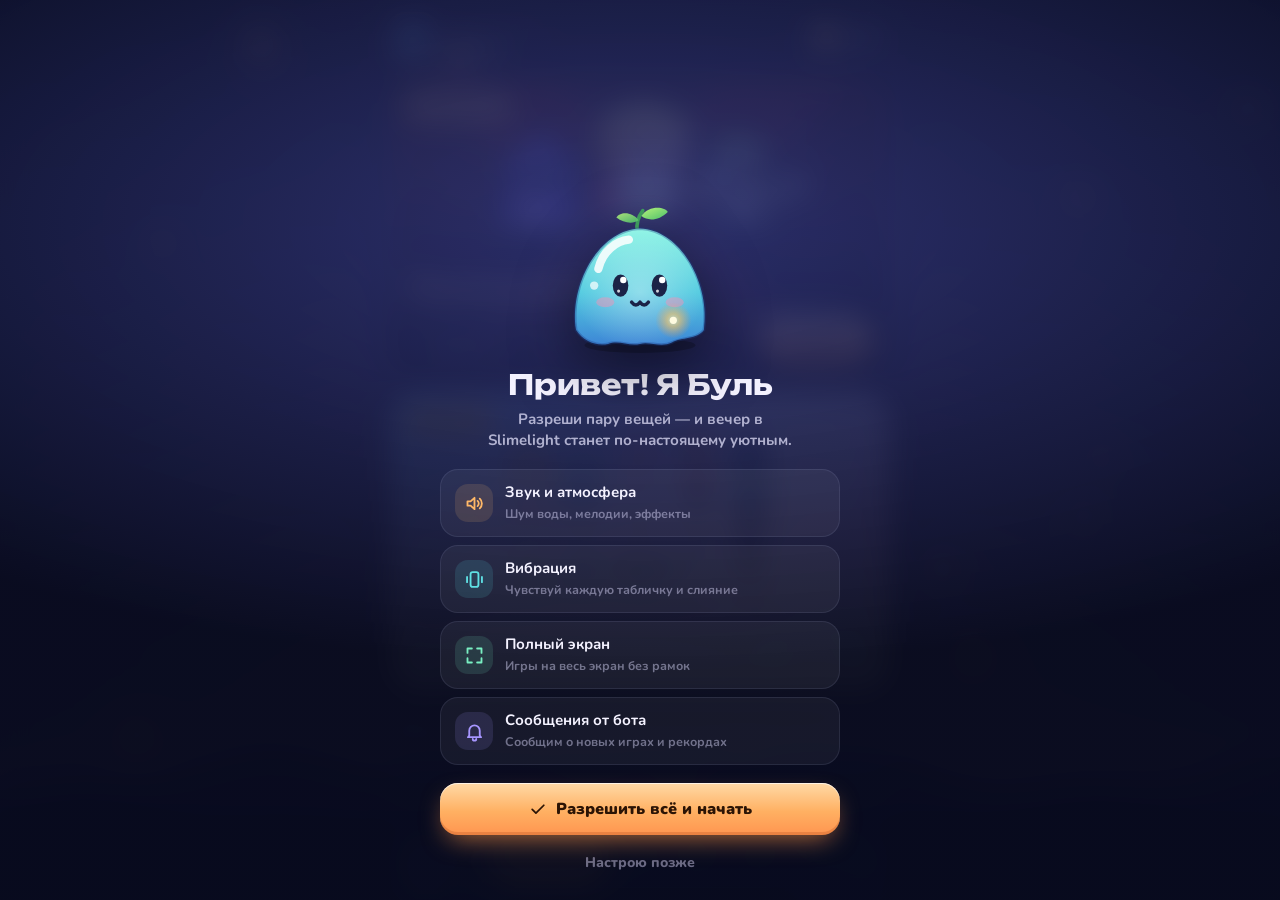
<file: index.html>
<!DOCTYPE html>
<html lang="ru">
<head>
  <meta charset="UTF-8" />
  <meta name="viewport" content="width=device-width, initial-scale=1, maximum-scale=1, user-scalable=no, viewport-fit=cover" />
  <meta name="theme-color" content="#0b1026" />
  <meta name="format-detection" content="telephone=no" />
  <title>Slimelight — игровой вечер</title>
  <link rel="preconnect" href="https://fonts.googleapis.com" />
  <link rel="preconnect" href="https://fonts.gstatic.com" crossorigin />
  <link href="https://fonts.googleapis.com/css2?family=Nunito:wght@600;700;800;900&family=Unbounded:wght@500;600;700;800&family=Pixelify+Sans:wght@500;700&display=swap" rel="stylesheet" />
  <link rel="stylesheet" href="styles.css?v=202611072000" />
  <script src="https://telegram.org/js/telegram-web-app.js?57"></script>
</head>
<body>
  <div id="app">
    <canvas id="bg" aria-hidden="true"></canvas>
    <main id="screens"></main>
    <nav id="tabbar"></nav>
    <canvas id="fx" aria-hidden="true"></canvas>
    <div id="layer"></div>
    <div id="toasts"></div>
  </div>
  <div id="boot">
    <div class="boot-glow"></div>
    <div class="boot-word">Slimelight</div>
  </div>
  <script src="app.js?v=202611072000"></script>
</body>
</html>
</file>
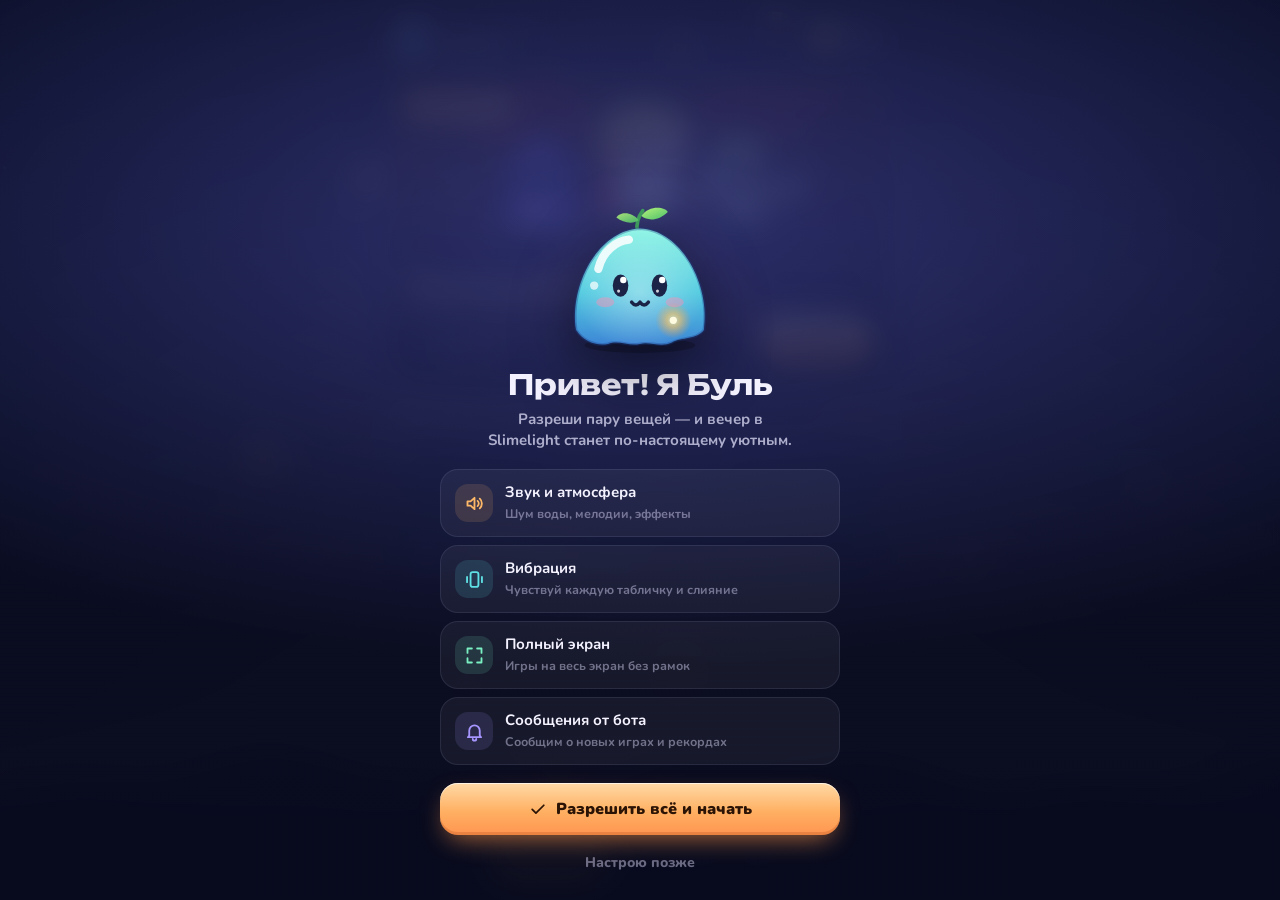
<file: ПРЕВЬЮ/preview/index.html>
<!DOCTYPE html>
<html lang="ru">
<head>
  <meta charset="UTF-8" />
  <meta name="viewport" content="width=device-width, initial-scale=1, maximum-scale=1, user-scalable=no, viewport-fit=cover" />
  <meta name="theme-color" content="#0b1026" />
  <meta name="format-detection" content="telephone=no" />
  <title>Slimelight — игровой вечер</title>
  <link rel="preconnect" href="https://fonts.googleapis.com" />
  <link rel="preconnect" href="https://fonts.gstatic.com" crossorigin />
  <link href="https://fonts.googleapis.com/css2?family=Nunito:wght@600;700;800;900&family=Unbounded:wght@500;600;700;800&family=Pixelify+Sans:wght@500;700&display=swap" rel="stylesheet" />
  <link rel="stylesheet" href="styles.css" />
  <script src="https://telegram.org/js/telegram-web-app.js?57"></script>
</head>
<body>
  <div id="app">
    <canvas id="bg" aria-hidden="true"></canvas>
    <main id="screens"></main>
    <nav id="tabbar"></nav>
    <canvas id="fx" aria-hidden="true"></canvas>
    <div id="layer"></div>
    <div id="toasts"></div>
  </div>
  <div id="boot">
    <div class="boot-glow"></div>
    <div class="boot-word">Slimelight</div>
  </div>
  <script src="app.js"></script>
</body>
</html>
</file>
<file: styles.css>
/* ==========================================================
   SLIMELIGHT — design system
   Вечерняя палитра: глубокий индиго + тёплый свет фонарей
   ========================================================== */
:root {
  --bg0: #0a0f24;
  --bg1: #121a3a;
  --bg2: #1b2552;
  --line: rgba(196, 206, 255, 0.10);
  --line2: rgba(196, 206, 255, 0.18);
  --glass: rgba(28, 36, 82, 0.52);
  --glass2: rgba(40, 50, 108, 0.55);
  --ink: #f4f2ff;
  --ink2: rgba(232, 230, 255, 0.72);
  --ink3: rgba(214, 212, 245, 0.48);

  --amber: #ffb867;
  --amber2: #ff8f4e;
  --teal: #5fe0e4;
  --mint: #79efc2;
  --sky: #73c6ff;
  --violet: #a796ff;
  --pink: #ff8fb6;
  --coral: #ff7a7f;
  --lemon: #ffe17c;

  --r-s: 12px;
  --r-m: 18px;
  --r-l: 26px;
  --r-xl: 32px;

  --f-display: "Unbounded", "Nunito", system-ui, -apple-system, "Segoe UI", Roboto, sans-serif;
  --f-body: "Nunito", system-ui, -apple-system, "Segoe UI", Roboto, sans-serif;

  --ease-out: cubic-bezier(.22, 1, .36, 1);
  --ease-spring: cubic-bezier(.34, 1.56, .64, 1);
  --ease-in: cubic-bezier(.55, 0, .75, .2);

  --sa-top: max(env(safe-area-inset-top, 0px), calc(var(--tg-safe-area-inset-top, 0px) + var(--tg-content-safe-area-inset-top, 0px)));
  --sa-bot: max(env(safe-area-inset-bottom, 0px), var(--tg-safe-area-inset-bottom, 0px));
  --tabbar-h: 74px;
}

* { box-sizing: border-box; -webkit-tap-highlight-color: transparent; }
html, body {
  margin: 0; height: 100%; overflow: hidden;
  background: var(--bg0); color: var(--ink);
  font-family: var(--f-body); font-weight: 700;
  -webkit-font-smoothing: antialiased; -moz-osx-font-smoothing: grayscale;
  -webkit-user-select: none; user-select: none; -webkit-touch-callout: none;
  overscroll-behavior: none;
}
button { font: inherit; color: inherit; border: 0; background: none; padding: 0; cursor: pointer; }
svg { display: block; }

#app { position: fixed; inset: 0; overflow: hidden; overflow: clip; }
#bg { position: absolute; inset: 0; width: 100%; height: 100%; }
#fx { position: absolute; inset: 0; width: 100%; height: 100%; pointer-events: none; z-index: 60; }
#layer { position: absolute; inset: 0; pointer-events: none; z-index: 70; }
#layer > * { pointer-events: auto; }
#toasts { position: absolute; left: 0; right: 0; top: calc(var(--sa-top) + 10px); z-index: 90; display: flex; flex-direction: column; align-items: center; gap: 8px; pointer-events: none; }

/* ---------- boot ---------- */
#boot {
  position: fixed; inset: 0; z-index: 100; display: grid; place-items: center;
  background: radial-gradient(120% 80% at 50% 60%, #1a2150 0%, var(--bg0) 70%);
  transition: opacity .6s var(--ease-out), visibility .6s;
}
#boot.gone { opacity: 0; visibility: hidden; }
.boot-glow { position: absolute; width: 180px; height: 180px; border-radius: 50%; background: radial-gradient(circle, rgba(255,184,103,.55), rgba(255,143,78,0) 70%); filter: blur(6px); animation: bootPulse 1.6s ease-in-out infinite; }
.boot-word { position: relative; font-family: var(--f-display); font-weight: 700; font-size: 26px; letter-spacing: .02em; color: #fff3df; text-shadow: 0 0 24px rgba(255,184,103,.6); }
@keyframes bootPulse { 50% { transform: scale(1.18); opacity: .7; } }

/* ---------- screens ---------- */
#screens { position: absolute; inset: 0; z-index: 2; overflow: hidden; overflow: clip; }
.screen {
  position: absolute; inset: 0; overflow-y: auto; overflow-x: hidden;
  padding: calc(var(--sa-top) + 14px) 18px calc(var(--tabbar-h) + var(--sa-bot) + 26px);
  opacity: 0; visibility: hidden; transform: translateY(14px) scale(.985);
  transition: opacity .38s var(--ease-out), transform .5s var(--ease-out), visibility .38s;
  -webkit-overflow-scrolling: touch; scrollbar-width: none;
}
.screen::-webkit-scrollbar { display: none; }
.screen.on { opacity: 1; visibility: visible; transform: none; }
.screen.game { padding: 0; overflow: hidden; z-index: 5; background: var(--bg0); }
.screen.left { transform: translateX(-24px); }
.screen.right { transform: translateX(24px); }

/* ---------- tabbar ---------- */
#tabbar {
  position: absolute; z-index: 20; left: 50%; bottom: calc(var(--sa-bot) + 12px);
  transform: translateX(-50%); display: flex; gap: 4px; padding: 6px;
  border-radius: 999px; background: rgba(18, 24, 58, .72);
  border: 1px solid var(--line2);
  box-shadow: 0 18px 40px -12px rgba(0,0,0,.6), inset 0 1px 0 rgba(255,255,255,.06);
  backdrop-filter: blur(18px) saturate(1.3); -webkit-backdrop-filter: blur(18px) saturate(1.3);
  transition: transform .45s var(--ease-out), opacity .3s;
}
#tabbar.hide { transform: translate(-50%, 140%); opacity: 0; pointer-events: none; }
.tab {
  position: relative; display: flex; align-items: center; gap: 8px; height: 50px; padding: 0 20px;
  border-radius: 999px; color: var(--ink3); font-weight: 800; font-size: 15px;
  transition: color .3s, background .3s;
}
.tab svg { width: 22px; height: 22px; transition: transform .4s var(--ease-spring); }
.tab.on { color: #2a1606; background: linear-gradient(180deg, #ffd29a, #ffab5e); box-shadow: 0 6px 22px -4px rgba(255,160,80,.65), inset 0 1px 0 rgba(255,255,255,.55); }
.tab.on svg { transform: scale(1.08) rotate(-4deg); }
.tab:active { transform: scale(.96); }

/* ---------- common bits ---------- */
.h1 { font-family: var(--f-display); font-weight: 700; font-size: 26px; line-height: 1.12; letter-spacing: -.01em; margin: 0; }
.h2 { font-family: var(--f-display); font-weight: 600; font-size: 17px; letter-spacing: 0; margin: 0; }
.muted { color: var(--ink2); font-weight: 700; }
.dim { color: var(--ink3); }
.row { display: flex; align-items: center; gap: 10px; }
.sp { flex: 1; }

.glass {
  background: linear-gradient(180deg, rgba(44, 54, 116, .55), rgba(24, 31, 74, .55));
  border: 1px solid var(--line);
  border-radius: var(--r-l);
  box-shadow: inset 0 1px 0 rgba(255,255,255,.06), 0 20px 40px -24px rgba(0,0,0,.7);
  backdrop-filter: blur(14px); -webkit-backdrop-filter: blur(14px);
}

.btn {
  position: relative; display: inline-flex; align-items: center; justify-content: center; gap: 8px;
  height: 52px; padding: 0 22px; border-radius: 18px; font-weight: 900; font-size: 16px;
  color: #2b1405; background: linear-gradient(180deg, #ffd9a6 0%, #ffb062 55%, #ff9550 100%);
  box-shadow: 0 10px 26px -8px rgba(255,150,70,.7), inset 0 1px 0 rgba(255,255,255,.7), inset 0 -3px 0 rgba(170,70,20,.25);
  transition: transform .18s var(--ease-out), filter .2s;
}
.btn:active { transform: translateY(1px) scale(.97); filter: brightness(.96); }
.btn.ghost { color: var(--ink); background: rgba(255,255,255,.07); box-shadow: inset 0 0 0 1px var(--line2); }
.btn.teal { color: #062a2b; background: linear-gradient(180deg, #a9f6f0, #5fe0e4 60%, #3cc6d6); box-shadow: 0 10px 26px -8px rgba(80,220,230,.6), inset 0 1px 0 rgba(255,255,255,.7), inset 0 -3px 0 rgba(10,100,110,.25); }
.btn.wide { width: 100%; }
.btn svg { width: 20px; height: 20px; }

.icon-btn {
  width: 44px; height: 44px; border-radius: 15px; display: grid; place-items: center;
  background: rgba(18, 24, 58, .55); border: 1px solid var(--line2); color: var(--ink);
  backdrop-filter: blur(12px); -webkit-backdrop-filter: blur(12px);
  transition: transform .18s var(--ease-out), background .2s;
}
.icon-btn svg { width: 22px; height: 22px; }
.icon-btn:active { transform: scale(.92); background: rgba(40, 50, 100, .7); }

.chip { display: inline-flex; align-items: center; gap: 6px; height: 28px; padding: 0 11px; border-radius: 999px; font-size: 13px; font-weight: 800; background: rgba(255,255,255,.08); color: var(--ink2); }
.chip svg { width: 14px; height: 14px; }

/* ---------- odometer ---------- */
.odo { display: inline-flex; font-family: var(--f-display); font-weight: 700; font-variant-numeric: tabular-nums; line-height: 1; height: 1em; overflow: hidden; position: relative; transition: transform .25s var(--ease-spring), text-shadow .3s; }
.odo-col { display: block; width: .74em; height: 1em; overflow: hidden; text-align: center; position: relative; }
.odo-col.sep { width: .26em; }
.odo-strip { display: flex; flex-direction: column; will-change: transform; }
.odo-strip span { height: 1em; display: block; }
.odo.bump { transform: scale(1.16); text-shadow: 0 0 18px rgba(255, 220, 150, .9); }
.odo-col.new { animation: odoIn .4s var(--ease-spring); }
@keyframes odoIn { from { width: 0; opacity: 0; } }

/* ---------- toast ---------- */
.toast {
  display: flex; align-items: center; gap: 10px; max-width: 88vw;
  padding: 10px 16px 10px 10px; border-radius: 18px; font-weight: 800; font-size: 14px;
  background: rgba(22, 28, 66, .92); border: 1px solid var(--line2);
  box-shadow: 0 16px 34px -12px rgba(0,0,0,.7);
  backdrop-filter: blur(16px); -webkit-backdrop-filter: blur(16px);
  animation: toastIn .55s var(--ease-spring) both;
}
.toast.out { animation: toastOut .35s var(--ease-in) both; }
.toast .t-ic { width: 34px; height: 34px; flex: none; border-radius: 12px; display: grid; place-items: center; background: linear-gradient(180deg, #ffd29a, #ff9f57); color: #3b1a05; }
.toast .t-ic svg { width: 20px; height: 20px; }
.toast small { display: block; font-size: 12px; color: var(--ink3); font-weight: 700; }
@keyframes toastIn { from { opacity: 0; transform: translateY(-20px) scale(.9); } }
@keyframes toastOut { to { opacity: 0; transform: translateY(-14px) scale(.95); } }

/* ---------- modal ---------- */
.veil { position: absolute; inset: 0; z-index: 80; display: flex; align-items: flex-end; justify-content: center; padding: 16px 14px calc(var(--sa-bot) + 16px); background: rgba(5, 8, 22, .55); backdrop-filter: blur(6px); -webkit-backdrop-filter: blur(6px); animation: fadeIn .35s var(--ease-out) both; }
.veil.center { align-items: center; }
.veil.out { animation: fadeOut .3s ease both; }
.veil.out .sheet { animation: sheetOut .3s var(--ease-in) both; }
.sheet {
  position: relative; width: 100%; max-width: 440px; padding: 22px 20px 20px; border-radius: 30px;
  background: linear-gradient(180deg, #232d66 0%, #161d48 100%);
  border: 1px solid var(--line2);
  box-shadow: 0 30px 80px -20px rgba(0,0,0,.8), inset 0 1px 0 rgba(255,255,255,.08);
  animation: sheetIn .6s var(--ease-spring) both;
}
@keyframes fadeIn { from { opacity: 0; } }
@keyframes fadeOut { to { opacity: 0; } }
@keyframes sheetIn { from { opacity: 0; transform: translateY(60px) scale(.94); } }
@keyframes sheetOut { to { opacity: 0; transform: translateY(40px) scale(.96); } }

/* result sheet */
.res-hero { display: flex; flex-direction: column; align-items: center; text-align: center; margin-top: -64px; }
.res-hero .mascot { width: 116px; height: 104px; filter: drop-shadow(0 14px 22px rgba(0,0,0,.45)); animation: bob 2.6s ease-in-out infinite; }
.res-title { font-family: var(--f-display); font-weight: 700; font-size: 25px; margin: 8px 0 2px; }
.res-sub { color: var(--ink2); font-size: 14px; }
.res-score { font-family: var(--f-display); font-size: 46px; font-weight: 700; margin: 14px 0 4px; color: #fff4dc; text-shadow: 0 0 28px rgba(255,190,110,.55); }
.res-record { display: inline-flex; align-items: center; gap: 6px; height: 28px; padding: 0 12px; border-radius: 999px; font-size: 13px; font-weight: 900; color: #3a1c05; background: linear-gradient(180deg, #ffe7a6, #ffbf5c); animation: pop .6s .3s var(--ease-spring) both; }
.res-lines { margin: 16px 0 18px; display: grid; gap: 8px; }
.res-line { display: flex; align-items: center; justify-content: space-between; padding: 11px 14px; border-radius: 16px; background: rgba(255,255,255,.05); font-size: 14px; color: var(--ink2); }
.res-line b { color: var(--ink); font-family: var(--f-display); font-weight: 600; font-size: 14px; }
.res-btns { display: grid; grid-template-columns: 1fr 1.4fr; gap: 10px; }
@keyframes pop { from { opacity: 0; transform: scale(.4); } }
@keyframes bob { 50% { transform: translateY(-6px); } }

/* ---------- welcome ---------- */
.welcome { position: absolute; inset: 0; z-index: 85; display: flex; flex-direction: column; align-items: center; justify-content: flex-end; padding: calc(var(--sa-top) + 20px) 22px calc(var(--sa-bot) + 22px); background: radial-gradient(120% 70% at 50% 25%, rgba(46,52,120,.88), rgba(8,11,30,.97) 70%); backdrop-filter: blur(14px); -webkit-backdrop-filter: blur(14px); animation: fadeIn .5s both; overflow-y: auto; }
.welcome.out { animation: fadeOut .45s both; }
.welcome .mascot { width: 168px; height: 150px; margin-bottom: 10px; animation: bob 3s ease-in-out infinite; filter: drop-shadow(0 20px 30px rgba(0,0,0,.5)); }
.welcome h1 { font-family: var(--f-display); font-weight: 700; font-size: 28px; text-align: center; margin: 4px 0 8px; line-height: 1.15; }
.welcome p { margin: 0 0 18px; color: var(--ink2); text-align: center; font-size: 15px; max-width: 320px; line-height: 1.4; }
.perm-list { width: 100%; max-width: 400px; display: grid; gap: 8px; margin-bottom: 18px; }
.perm { display: flex; align-items: center; gap: 12px; padding: 12px 14px; border-radius: 18px; background: rgba(255,255,255,.05); border: 1px solid var(--line); animation: sheetIn .6s var(--ease-spring) both; }
.perm .p-ic { width: 38px; height: 38px; border-radius: 13px; display: grid; place-items: center; flex: none; }
.perm .p-ic svg { width: 21px; height: 21px; }
.perm b { display: block; font-size: 15px; }
.perm small { color: var(--ink3); font-size: 12.5px; font-weight: 700; }
.welcome .btn { width: 100%; max-width: 400px; }
.welcome .later { margin-top: 12px; color: var(--ink3); font-size: 14px; font-weight: 800; padding: 6px 12px; }

/* ==========================================================
   HOME
   ========================================================== */
.home-top { display: flex; align-items: center; gap: 12px; margin-bottom: 18px; }
.avatar { position: relative; width: 46px; height: 46px; border-radius: 16px; overflow: hidden; flex: none; background: linear-gradient(160deg, #3b4aa0, #232c66); display: grid; place-items: center; box-shadow: 0 0 0 2px rgba(255,190,110,.55), 0 8px 20px -6px rgba(255,160,80,.5); }
.avatar img { width: 100%; height: 100%; object-fit: cover; }
.avatar .mascot { width: 90%; height: 90%; margin-top: 12%; }
.avatar .ini { font-family: var(--f-display); font-weight: 700; font-size: 18px; }
.hello small { display: block; color: var(--ink3); font-size: 13px; }
.hello b { display: block; font-family: var(--f-display); font-weight: 600; font-size: 17px; max-width: 52vw; white-space: nowrap; overflow: hidden; text-overflow: ellipsis; }
.lvl-pill { display: flex; align-items: center; gap: 7px; height: 38px; padding: 0 12px 0 6px; border-radius: 999px; background: rgba(255,255,255,.07); border: 1px solid var(--line); font-size: 14px; font-weight: 900; }
.lvl-pill i { width: 28px; height: 28px; border-radius: 50%; display: grid; place-items: center; font-style: normal; font-family: var(--f-display); font-size: 12px; color: #3a1c05; background: linear-gradient(180deg, #ffe2a8, #ffae5e); }

.hero { position: relative; display: flex; align-items: flex-end; justify-content: space-between; margin: 4px 0 18px; min-height: 104px; }
.hero .h1 { max-width: 64%; }
.hero .h1 em { font-style: normal; background: linear-gradient(90deg, #ffd59c, #ff9a63); -webkit-background-clip: text; background-clip: text; color: transparent; }
.hero .hero-sub { margin-top: 8px; font-size: 14px; }
.hero-mascot { position: absolute; right: -6px; bottom: -8px; width: 128px; height: 124px; }
.hero-mascot .mascot { width: 100%; height: 100%; animation: bob 3.2s ease-in-out infinite; filter: drop-shadow(0 16px 20px rgba(0,0,0,.45)); }

.games { display: grid; grid-template-columns: 1fr 1fr; gap: 12px; }
.gcard {
  position: relative; height: 218px; border-radius: 28px; overflow: hidden; text-align: left;
  padding: 14px; display: flex; flex-direction: column; justify-content: flex-end;
  border: 1px solid rgba(255,255,255,.12);
  box-shadow: 0 22px 40px -22px rgba(0,0,0,.9), inset 0 1px 0 rgba(255,255,255,.14);
  transition: transform .3s var(--ease-out), box-shadow .3s;
  animation: cardIn .7s var(--ease-spring) both;
  isolation: isolate;
}
.gcard:nth-child(2) { animation-delay: .06s; } .gcard:nth-child(3) { animation-delay: .12s; } .gcard:nth-child(4) { animation-delay: .18s; }
@keyframes cardIn { from { opacity: 0; transform: translateY(26px) scale(.94); } }
.gcard:active { transform: scale(.965); }
.gcard .art { position: absolute; inset: 0; z-index: -1; }
.gcard .art svg { width: 100%; height: 100%; }
.gcard .shade { position: absolute; left: 0; right: 0; bottom: 0; height: 58%; z-index: -1; }
.gcard h3 { margin: 0; font-family: var(--f-display); font-weight: 700; font-size: 18px; letter-spacing: -.01em; text-shadow: 0 2px 10px rgba(0,0,0,.35); }
.gcard p { margin: 3px 0 9px; font-size: 12.5px; color: rgba(255,255,255,.78); }
.gcard .best { align-self: flex-start; display: inline-flex; align-items: center; gap: 5px; height: 25px; padding: 0 9px; border-radius: 999px; font-size: 12px; font-weight: 900; background: rgba(0,0,0,.28); color: #fff; backdrop-filter: blur(6px); -webkit-backdrop-filter: blur(6px); }
.gcard .best svg { width: 13px; height: 13px; }
.gc-mines { background: linear-gradient(165deg, #1f4a7a 0%, #142a57 55%, #0e1b40 100%); }
.gc-mines .shade { background: linear-gradient(180deg, transparent, rgba(8, 16, 42, .85)); }
.gc-2048 { background: linear-gradient(165deg, #ffb59a 0%, #f07a8e 50%, #b44e8c 100%); }
.gc-2048 .shade { background: linear-gradient(180deg, transparent, rgba(110, 30, 80, .75)); }
.gc-snake { background: linear-gradient(165deg, #3fc79a 0%, #1e8a7c 50%, #134f5f 100%); }
.gc-snake .shade { background: linear-gradient(180deg, transparent, rgba(8, 50, 58, .82)); }
.gc-blocks { background: linear-gradient(165deg, #8f7bff 0%, #5b55d6 50%, #33308f 100%); }
.gc-blocks .shade { background: linear-gradient(180deg, transparent, rgba(30, 24, 90, .8)); }

.unlock-card { margin-top: 14px; padding: 14px 16px; display: flex; align-items: center; gap: 14px; animation: cardIn .7s .24s var(--ease-spring) both; }
.unlock-card .u-ic { width: 52px; height: 52px; border-radius: 17px; flex: none; display: grid; place-items: center; background: linear-gradient(160deg, #ffe0a3, #ff9d5c); color: #4a2307; box-shadow: 0 10px 22px -8px rgba(255,150,70,.7); }
.unlock-card .u-ic svg { width: 26px; height: 26px; }
.unlock-card b { display: block; font-size: 15px; }
.unlock-card small { display: block; color: var(--ink3); font-size: 12.5px; margin: 2px 0 8px; }
.pbar { position: relative; height: 8px; border-radius: 99px; background: rgba(255,255,255,.08); overflow: hidden; }
.pbar i { position: absolute; left: 0; top: 0; bottom: 0; border-radius: 99px; background: linear-gradient(90deg, #ffcf8a, #ff9254); box-shadow: 0 0 12px rgba(255,160,80,.7); transition: width 1s var(--ease-out); }

/* ==========================================================
   PROFILE
   ========================================================== */
.pf-card { position: relative; padding: 22px 18px 18px; text-align: center; overflow: hidden; }
.pf-card::before { content: ""; position: absolute; left: 50%; top: -60px; width: 260px; height: 200px; transform: translateX(-50%); background: radial-gradient(closest-side, rgba(255,180,100,.35), transparent); pointer-events: none; }
.pf-ava { position: relative; width: 96px; height: 96px; margin: 0 auto 12px; }
.pf-ava .avatar { width: 96px; height: 96px; border-radius: 32px; }
.pf-ava .avatar .ini { font-size: 34px; }
.pf-ava .ring { position: absolute; inset: -7px; border-radius: 38px; border: 2px dashed rgba(255,200,130,.35); animation: spin 22s linear infinite; }
@keyframes spin { to { transform: rotate(360deg); } }
.pf-lvl { position: absolute; right: -8px; bottom: -6px; min-width: 36px; height: 36px; padding: 0 6px; border-radius: 13px; display: grid; place-items: center; font-family: var(--f-display); font-size: 14px; font-weight: 700; color: #3a1c05; background: linear-gradient(180deg, #ffe2a8, #ffa95a); box-shadow: 0 6px 14px -4px rgba(255,150,70,.8), 0 0 0 3px #1c2456; }
.pf-name { font-family: var(--f-display); font-weight: 700; font-size: 21px; margin: 0; }
.pf-user { color: var(--ink3); font-size: 14px; margin-top: 2px; }
.pf-xp { margin-top: 16px; text-align: left; }
.pf-xp .row { justify-content: space-between; font-size: 13px; color: var(--ink2); margin-bottom: 7px; }
.pf-xp .pbar { height: 10px; }
.pf-xp .pbar i { background: linear-gradient(90deg, #7fe8ff, #a796ff, #ff8fb6); box-shadow: 0 0 14px rgba(160,150,255,.7); }

.sec-title { display: flex; align-items: center; justify-content: space-between; margin: 24px 2px 12px; }
.sec-title .h2 { font-size: 16px; }
.sec-title span { color: var(--ink3); font-size: 13px; }

.tiles-progress { padding: 16px; }
.tiles-progress .dots { display: grid; grid-template-columns: repeat(10, 1fr); gap: 6px; margin-top: 12px; }
.tiles-progress .dots i { aspect-ratio: 1; border-radius: 9px; background: rgba(255,255,255,.07); border: 1px solid var(--line); display: grid; place-items: center; font-style: normal; }
.tiles-progress .dots i.on { background: linear-gradient(160deg, #ffe7a0, #ffb04d); border-color: transparent; box-shadow: 0 0 14px -2px rgba(255,180,80,.8); animation: pop .5s var(--ease-spring) both; }
.tiles-progress .dots i.on::after { content: ""; width: 34%; height: 34%; border-radius: 50%; background: rgba(255,255,255,.85); }

.stats { display: grid; grid-template-columns: 1fr 1fr; gap: 10px; }
.stat { padding: 14px; border-radius: 22px; position: relative; overflow: hidden; }
.stat .s-ic { width: 36px; height: 36px; border-radius: 12px; display: grid; place-items: center; margin-bottom: 10px; }
.stat .s-ic svg { width: 20px; height: 20px; }
.stat b { display: block; font-family: var(--f-display); font-weight: 700; font-size: 20px; }
.stat small { display: block; color: var(--ink3); font-size: 12.5px; margin-top: 2px; }

.ach { display: grid; grid-template-columns: repeat(3, 1fr); gap: 10px; }
.badge { padding: 12px 8px 10px; border-radius: 20px; text-align: center; background: linear-gradient(180deg, rgba(38,46,104,.78), rgba(24,30,74,.78)); border: 1px solid var(--line); }
.badge .b-ic { width: 48px; height: 48px; margin: 0 auto 8px; border-radius: 16px; display: grid; place-items: center; background: rgba(255,255,255,.06); color: var(--ink3); }
.badge .b-ic svg { width: 26px; height: 26px; }
.badge b { display: block; font-size: 12px; line-height: 1.2; }
.badge small { display: block; font-size: 10.5px; color: var(--ink3); margin-top: 3px; line-height: 1.25; }
.badge.lock { opacity: .55; }
.badge.lock b { color: var(--ink2); }
.badge.on .b-ic { color: #3a1c05; background: linear-gradient(160deg, #ffe7a6, #ffa95a); box-shadow: 0 8px 18px -6px rgba(255,160,80,.75); }

.settings { padding: 6px; }
.set-row { display: flex; align-items: center; gap: 12px; padding: 12px 10px; border-radius: 18px; width: 100%; text-align: left; }
.set-row + .set-row { border-top: 1px solid var(--line); border-radius: 0 0 18px 18px; }
.set-row .s-ic { width: 38px; height: 38px; border-radius: 13px; display: grid; place-items: center; flex: none; }
.set-row .s-ic svg { width: 20px; height: 20px; }
.set-row b { display: block; font-size: 15px; }
.set-row small { display: block; color: var(--ink3); font-size: 12.5px; }
.switch { position: relative; width: 52px; height: 31px; border-radius: 99px; background: rgba(255,255,255,.12); flex: none; transition: background .3s; }
.switch::after { content: ""; position: absolute; top: 3px; left: 3px; width: 25px; height: 25px; border-radius: 50%; background: #fff; box-shadow: 0 3px 8px rgba(0,0,0,.35); transition: transform .4s var(--ease-spring); }
.switch.on { background: linear-gradient(90deg, #5fe0e4, #79efc2); }
.switch.on::after { transform: translateX(21px); }
.danger { color: #ff9a9a; }
.foot-note { text-align: center; color: var(--ink3); font-size: 12px; margin-top: 22px; }

/* ==========================================================
   GAME COMMON
   ========================================================== */
.g-root { position: absolute; inset: 0; display: flex; flex-direction: column; overflow: hidden; overflow: clip; }
.g-hud { position: relative; z-index: 6; display: flex; align-items: center; gap: 10px; padding: calc(var(--sa-top) + 10px) 14px 8px; }
.g-title { font-family: var(--f-display); font-weight: 700; font-size: 17px; }
.g-score { display: flex; flex-direction: column; align-items: flex-end; min-width: 92px; padding: 6px 14px; border-radius: 16px; background: rgba(12, 18, 48, .55); border: 1px solid var(--line2); backdrop-filter: blur(12px); -webkit-backdrop-filter: blur(12px); }
.g-score small { font-size: 10.5px; color: var(--ink3); letter-spacing: .08em; text-transform: uppercase; font-weight: 900; }
.g-score .odo { font-size: 21px; color: #fff4dc; }
.g-best { display: flex; flex-direction: column; align-items: flex-end; padding: 6px 12px; border-radius: 16px; background: rgba(255,255,255,.05); }
.g-best small { font-size: 10.5px; color: var(--ink3); letter-spacing: .08em; text-transform: uppercase; font-weight: 900; }
.g-best b { font-family: var(--f-display); font-weight: 600; font-size: 15px; color: var(--ink2); }

.lobby { position: absolute; inset: 0; z-index: 10; display: flex; flex-direction: column; justify-content: flex-end; padding: calc(var(--sa-top) + 70px) 16px calc(var(--sa-bot) + 18px); background: linear-gradient(180deg, rgba(6,10,28,0) 0%, rgba(6,10,28,.55) 45%, rgba(6,10,28,.88) 100%); transition: opacity .45s var(--ease-out), visibility .45s; }
.lobby.gone { opacity: 0; visibility: hidden; }
.lobby.gone .l-card { transform: translateY(30px); }
.lobby h2 { font-family: var(--f-display); font-weight: 700; font-size: 27px; margin: 0 0 4px; }
.lobby > p { margin: 0 0 16px; color: var(--ink2); font-size: 14px; }
.l-list { display: grid; gap: 10px; }
.l-card { position: relative; display: flex; align-items: center; gap: 14px; padding: 14px; border-radius: 24px; text-align: left; overflow: hidden; background: linear-gradient(180deg, rgba(40, 52, 112, .72), rgba(22, 30, 74, .72)); border: 1px solid var(--line2); box-shadow: inset 0 1px 0 rgba(255,255,255,.07); backdrop-filter: blur(14px); -webkit-backdrop-filter: blur(14px); transition: transform .5s var(--ease-out); animation: sheetIn .6s var(--ease-spring) both; }
.l-card:nth-child(2) { animation-delay: .07s; } .l-card:nth-child(3) { animation-delay: .14s; }
.l-card:active { transform: scale(.97); }
.l-card .l-ic { width: 56px; height: 56px; border-radius: 18px; flex: none; display: grid; place-items: center; font-family: var(--f-display); font-weight: 700; font-size: 15px; }
.l-card b { display: block; font-size: 16.5px; font-weight: 900; }
.l-card small { display: block; color: var(--ink2); font-size: 12.5px; margin-top: 2px; }
.l-card .l-best { text-align: right; }
.l-card .l-best small { color: var(--ink3); font-size: 11px; }
.l-card .l-best b { font-family: var(--f-display); font-size: 14px; font-weight: 600; }
.l-card.locked { opacity: .75; }
.l-card.locked .l-ic { background: rgba(255,255,255,.07) !important; color: var(--ink3) !important; }

.float-pts { position: absolute; z-index: 75; pointer-events: none; font-family: var(--f-display); font-weight: 700; font-size: 16px; color: #fff1c9; text-shadow: 0 0 10px rgba(255,190,90,.9), 0 2px 0 rgba(90,40,0,.4); animation: floatUp 1s var(--ease-out) forwards; white-space: nowrap; }
@keyframes floatUp { 0% { opacity: 0; transform: translate(-50%, 0) scale(.6); } 18% { opacity: 1; transform: translate(-50%, -14px) scale(1.12); } 100% { opacity: 0; transform: translate(-50%, -54px) scale(1); } }
.shake { animation: shake .5s cubic-bezier(.36,.07,.19,.97) both; }
@keyframes shake { 10%, 90% { transform: translate3d(-2px, 1px, 0); } 20%, 80% { transform: translate3d(4px, -2px, 0); } 30%, 50%, 70% { transform: translate3d(-6px, 2px, 0); } 40%, 60% { transform: translate3d(6px, -1px, 0); } }

.combo-pop { position: absolute; z-index: 30; left: 50%; pointer-events: none; font-family: var(--f-display); font-weight: 800; font-size: 30px; white-space: nowrap; color: #fff; text-shadow: 0 0 20px rgba(255,170,90,.9), 0 3px 0 rgba(120,40,10,.45); animation: comboPop 1.2s var(--ease-out) forwards; }
.combo-pop small { display: block; text-align: center; font-size: 15px; color: #ffe2b0; }
@keyframes comboPop { 0% { opacity: 0; transform: translate(-50%, 10px) scale(.4) rotate(-6deg); } 20% { opacity: 1; transform: translate(-50%, 0) scale(1.15) rotate(2deg); } 35% { transform: translate(-50%, 0) scale(1) rotate(0); } 80% { opacity: 1; } 100% { opacity: 0; transform: translate(-50%, -40px) scale(.95); } }

/* ==========================================================
   MINESWEEPER
   ========================================================== */
.mn .g-hud { z-index: 12; }
.mn .g-hud > * { transition: opacity .35s; }
.mn.in-lobby .g-hud > :not([data-a=back]) { opacity: 0; pointer-events: none; }
.mn-scene { position: absolute; inset: 0; width: 100%; height: 100%; z-index: 0; }
.mn-hearts { display: flex; gap: 3px; }
.heart { width: 26px; height: 24px; position: relative; }
.heart svg { width: 100%; height: 100%; position: absolute; inset: 0; }
.heart .h-full { transition: opacity .3s; filter: drop-shadow(0 0 6px rgba(255,110,140,.65)); }
.heart.lost .h-full { animation: heartBreak .9s var(--ease-in) forwards; }
.heart.in .h-full { animation: pop .5s var(--ease-spring) both; }
@keyframes heartBreak { 0% { transform: scale(1); } 15% { transform: scale(1.35); } 30% { transform: scale(1.2) rotate(-8deg); opacity: 1; } 100% { transform: translateY(26px) rotate(30deg) scale(.6); opacity: 0; } }
.mn-meta { display: flex; gap: 6px; margin-top: 4px; }
.mn-meta .chip { height: 26px; background: rgba(10,16,44,.55); border: 1px solid var(--line); backdrop-filter: blur(10px); -webkit-backdrop-filter: blur(10px); }
.mn-meta .chip svg { width: 15px; height: 15px; }

.mn-viewport { position: relative; z-index: 2; flex: 1; overflow: auto; display: flex; scrollbar-width: none; -webkit-overflow-scrolling: touch; padding: 10px 10px; }
.mn-viewport::-webkit-scrollbar { display: none; }
.mn-board {
  --cs: 32px; margin: auto; position: relative; display: grid;
  grid-template-columns: repeat(var(--cols), var(--cs)); grid-auto-rows: var(--cs);
  gap: calc(var(--cs) * .07); padding: calc(var(--cs) * .22);
  border-radius: calc(var(--cs) * .5);
  background: linear-gradient(180deg, rgba(12, 26, 58, .55), rgba(8, 18, 44, .66));
  box-shadow: 0 0 0 1px rgba(140, 220, 255, .10), 0 30px 60px -20px rgba(0, 0, 0, .65), inset 0 1px 0 rgba(255,255,255,.06);
  touch-action: manipulation;
}
.mn-board.lock { pointer-events: none; }
.cell {
  position: relative; border-radius: calc(var(--cs) * .26);
  background:
    radial-gradient(120% 90% at 30% 18%, rgba(255,255,255,.16), rgba(255,255,255,0) 55%),
    linear-gradient(180deg, #4a5d93 0%, #36477c 55%, #2b3a69 100%);
  box-shadow: inset 0 -3px 0 rgba(14, 20, 52, .45), inset 0 1px 0 rgba(200, 220, 255, .28), 0 2px 4px rgba(0, 0, 0, .3);
  transition: transform .15s var(--ease-out), filter .2s;
  font-family: var(--f-display); font-weight: 700; font-size: calc(var(--cs) * .52);
  display: grid; place-items: center; line-height: 1;
}
.cell::before { /* мох */
  content: ""; position: absolute; left: 12%; right: 12%; top: 6%; height: 18%; border-radius: 40%;
  background: linear-gradient(180deg, rgba(126, 224, 190, .32), rgba(126, 224, 190, 0)); pointer-events: none;
}
.cell.alt { background:
    radial-gradient(120% 90% at 30% 18%, rgba(255,255,255,.15), rgba(255,255,255,0) 55%),
    linear-gradient(180deg, #46598e 0%, #334476 55%, #293866 100%); }
.cell.press { transform: scale(.9); filter: brightness(1.18); }
.cell.o {
  background: radial-gradient(100% 100% at 50% 30%, rgba(100, 210, 255, .16), rgba(60, 160, 220, .08));
  box-shadow: inset 0 0 0 1px rgba(130, 220, 255, .10), inset 0 6px 12px -6px rgba(0, 10, 30, .5);
}
.cell.o::before { display: none; }
.cell.sink { animation: sink .42s var(--ease-out) both; }
@keyframes sink { 0% { transform: scale(1); filter: brightness(1.4); } 40% { transform: scale(.78); } 100% { transform: scale(1); filter: none; } }
.cell.o::after { content: ""; position: absolute; inset: 0; border-radius: inherit; border: 1.5px solid rgba(170, 235, 255, .7); opacity: 0; pointer-events: none; }
.cell.sink::after { animation: ripple .7s var(--ease-out) both; }
@keyframes ripple { 0% { opacity: .9; transform: scale(.4); } 100% { opacity: 0; transform: scale(1.6); } }
.cell.n1 { color: #8fd8ff; text-shadow: 0 0 10px rgba(110, 200, 255, .65); }
.cell.n2 { color: #85f2bd; text-shadow: 0 0 10px rgba(110, 240, 180, .6); }
.cell.n3 { color: #ffa48f; text-shadow: 0 0 10px rgba(255, 150, 130, .6); }
.cell.n4 { color: #c8a8ff; text-shadow: 0 0 10px rgba(190, 160, 255, .65); }
.cell.n5 { color: #ffcf6e; text-shadow: 0 0 10px rgba(255, 200, 100, .6); }
.cell.n6 { color: #6fe9e2; text-shadow: 0 0 10px rgba(100, 230, 220, .6); }
.cell.n7 { color: #ff96cc; text-shadow: 0 0 10px rgba(255, 140, 200, .6); }
.cell.n8 { color: #eef2ff; text-shadow: 0 0 10px rgba(230, 236, 255, .6); }
.cell .sign { position: absolute; left: 4%; right: 4%; bottom: 6%; top: -14%; pointer-events: none; transform-origin: 50% 100%; animation: signIn .55s var(--ease-spring) both; z-index: 2; }
.cell .sign svg { width: 100%; height: 100%; filter: drop-shadow(0 2px 2px rgba(0,0,0,.45)); }
.cell .sign.out { animation: signOut .28s var(--ease-in) forwards; }
.cell .sign.crumble { animation: crumble .7s var(--ease-in) forwards; }
.cell .sign.fade { animation: signFade .35s ease forwards; }
@keyframes signIn { 0% { transform: translateY(-40%) scale(.3) rotate(-14deg); opacity: 0; } 55% { transform: translateY(0) scale(1.12, .9) rotate(6deg); opacity: 1; } 75% { transform: scale(.96, 1.04) rotate(-3deg); } 100% { transform: none; } }
@keyframes signOut { to { transform: translateY(-30%) scale(.4) rotate(12deg); opacity: 0; } }
@keyframes signFade { to { opacity: 0; transform: scale(.6); } }
@keyframes crumble { 0% { transform: rotate(0); } 25% { transform: rotate(-10deg); } 100% { transform: translateY(40%) rotate(30deg) scale(.6); opacity: 0; } }
.cell .xmark { position: absolute; inset: 14%; pointer-events: none; animation: pop .4s var(--ease-spring) both; }
.cell .mine { position: absolute; inset: 8%; pointer-events: none; animation: mineIn .5s var(--ease-spring) both; }
.cell .mine svg { width: 100%; height: 100%; }
@keyframes mineIn { from { transform: scale(0) rotate(-40deg); opacity: 0; } }
.cell.boom { background: radial-gradient(circle at 50% 50%, rgba(255, 120, 90, .55), rgba(255, 80, 80, .12) 70%); box-shadow: 0 0 18px rgba(255, 110, 80, .65), inset 0 0 0 1px rgba(255, 160, 130, .5); }
.cell.boom .mine { animation: mineBoom .6s var(--ease-spring) both; }
@keyframes mineBoom { 0% { transform: scale(1.8); filter: brightness(3); } 100% { transform: scale(1); } }
.cell.hint { animation: hintPulse .9s ease 2; }
@keyframes hintPulse { 50% { filter: brightness(1.6); transform: scale(.94); } }

.mn-tools { position: relative; z-index: 6; display: flex; align-items: center; gap: 10px; padding: 8px 14px calc(var(--sa-bot) + 14px); }
.seg { position: relative; flex: 1; display: grid; grid-template-columns: 1fr 1fr; height: 56px; padding: 5px; border-radius: 20px; background: rgba(10, 16, 44, .62); border: 1px solid var(--line2); backdrop-filter: blur(14px); -webkit-backdrop-filter: blur(14px); }
.seg .knob { position: absolute; top: 5px; bottom: 5px; left: 5px; width: calc(50% - 5px); border-radius: 15px; background: linear-gradient(180deg, #ffd8a2, #ffa95b); box-shadow: 0 8px 20px -6px rgba(255,150,70,.7), inset 0 1px 0 rgba(255,255,255,.6); transition: transform .45s var(--ease-spring); }
.seg.r .knob { transform: translateX(100%); }
.seg button { position: relative; z-index: 1; display: flex; align-items: center; justify-content: center; gap: 8px; font-weight: 900; font-size: 15px; color: var(--ink2); transition: color .3s; }
.seg button.on { color: #3a1c05; }
.seg button svg { width: 24px; height: 24px; }
.zoom { display: flex; flex-direction: column; gap: 4px; }
.zoom .icon-btn { width: 40px; height: 26px; border-radius: 10px; }
.zoom .icon-btn svg { width: 16px; height: 16px; }

/* ==========================================================
   2048
   ========================================================== */
.t-root { background: radial-gradient(120% 70% at 50% 0%, #3a2b6e 0%, #1a1a4a 45%, #0d1030 100%); }
.t-root::before { content: ""; position: absolute; inset: 0; background: radial-gradient(60% 40% at 80% 85%, rgba(255,140,120,.18), transparent 70%), radial-gradient(50% 35% at 10% 60%, rgba(120,200,255,.14), transparent 70%); pointer-events: none; }
.t-modes { position: relative; z-index: 3; display: flex; gap: 8px; padding: 6px 14px 4px; }
.t-mode { flex: 1; height: 46px; border-radius: 16px; font-weight: 900; font-size: 15px; color: var(--ink2); background: rgba(255,255,255,.06); border: 1px solid var(--line); display: flex; align-items: center; justify-content: center; gap: 6px; transition: all .3s var(--ease-out); }
.t-mode svg { width: 15px; height: 15px; }
.t-mode.on { color: #3b1405; background: linear-gradient(180deg, #ffd3b0, #ff9f86); border-color: transparent; box-shadow: 0 10px 22px -8px rgba(255,130,110,.75), inset 0 1px 0 rgba(255,255,255,.6); }
.t-mode.locked { color: var(--ink3); }
.t-mode small { font-size: 11px; opacity: .8; }
.t-stage { position: relative; z-index: 2; flex: 1; display: flex; align-items: center; justify-content: center; padding: 8px 14px; min-height: 0; touch-action: none; }
.t-canvas { display: block; touch-action: none; }
.t-foot { position: relative; z-index: 3; display: flex; align-items: center; gap: 10px; padding: 6px 14px calc(var(--sa-bot) + 14px); }
.t-foot .hint { flex: 1; color: var(--ink3); font-size: 13px; display: flex; align-items: center; gap: 8px; }
.t-foot .hint svg { width: 22px; height: 22px; flex: none; }
.t-prog { display: flex; align-items: center; gap: 8px; font-size: 13px; color: var(--ink2); }

/* ==========================================================
   SNAKE / BLOCKS
   ========================================================== */
.s-root { background: radial-gradient(120% 70% at 50% 0%, #17485a 0%, #0f2a3e 45%, #0a1528 100%); }
.b-root { background: radial-gradient(120% 70% at 50% 0%, #34307e 0%, #1d1c55 45%, #0e1032 100%); }
.s-stage, .b-stage { position: relative; z-index: 2; flex: 1; min-height: 0; display: flex; align-items: center; justify-content: center; padding: 6px 12px; touch-action: none; }
.s-stage canvas, .b-stage canvas { display: block; touch-action: none; }
.s-foot { position: relative; z-index: 3; display: flex; justify-content: center; gap: 8px; padding: 6px 14px calc(var(--sa-bot) + 14px); }
.tap-hint { position: absolute; left: 50%; top: 50%; transform: translate(-50%, -50%); z-index: 4; pointer-events: none; text-align: center; padding: 16px 20px; border-radius: 22px; background: rgba(8, 16, 36, .6); border: 1px solid var(--line2); backdrop-filter: blur(10px); -webkit-backdrop-filter: blur(10px); transition: opacity .35s, transform .45s var(--ease-out); }
.tap-hint.gone { opacity: 0; transform: translate(-50%, -40%) scale(.95); }
.tap-hint b { display: block; font-family: var(--f-display); font-weight: 700; font-size: 17px; margin-bottom: 4px; }
.tap-hint small { color: var(--ink2); font-size: 13px; }
.tap-hint svg { width: 46px; height: 46px; margin: 0 auto 8px; color: var(--mint); animation: swipeHint 1.6s ease-in-out infinite; }
@keyframes swipeHint { 0%, 100% { transform: translateX(-12px); } 50% { transform: translateX(12px); } }
.s-mode { display: flex; gap: 8px; }

@media (min-width: 560px) {
  .screen:not(.game) { padding-left: calc(50% - 250px); padding-right: calc(50% - 250px); }
}
@media (prefers-reduced-motion: reduce) {
  * { animation-duration: .01ms !important; transition-duration: .01ms !important; }
}

/* ==========================================================
   БЛОКИ: стили, смена тем, брейккор-ивент
   ========================================================== */
.b-root { background: #0e1032; }
.b-bg { position: absolute; inset: 0; z-index: 0; overflow: hidden; }
.b-bg .lay { position: absolute; inset: 0; opacity: 0; transition: opacity .9s var(--ease-out); }
.b-bg .l-classic { background: radial-gradient(120% 70% at 50% 0%, #34307e 0%, #1d1c55 45%, #0e1032 100%); }
.b-bg .l-domino { background-color: #f3f2ee; background-size: 160px 160px; }
.b-bg .l-domino::after { content: ""; position: absolute; inset: 0; background: radial-gradient(90% 60% at 50% 35%, rgba(255,255,255,.7), rgba(255,255,255,0) 70%), radial-gradient(120% 90% at 50% 50%, rgba(0,0,0,0) 55%, rgba(0,0,0,.12) 100%); }
.b-bg .l-pixel { background-size: cover; background-position: center bottom; image-rendering: pixelated; }
.b-bg .px-clouds { position: absolute; left: 0; right: 0; top: 4%; height: 28%; background-repeat: repeat-x; background-size: auto 100%; image-rendering: pixelated; opacity: .95; animation: pxClouds 90s linear infinite; }
@keyframes pxClouds { from { background-position: 0 0; } to { background-position: -1200px 0; } }
.b-bg .l-error { background: radial-gradient(80% 60% at 50% 40%, #1b1450 0%, #07081a 60%, #020208 100%); }
.b-bg .l-error::after { content: ""; position: absolute; inset: 0; background: repeating-linear-gradient(0deg, rgba(255,255,255,.04) 0 1px, transparent 1px 3px); animation: scan 6s linear infinite; }
@keyframes scan { to { background-position: 0 120px; } }
.b-root[data-theme=classic]:not(.ev-on) .l-classic,
.b-root[data-theme=domino]:not(.ev-on) .l-domino,
.b-root[data-theme=pixel]:not(.ev-on) .l-pixel,
.b-root.ev-on .l-error { opacity: 1; }
.b-fxbg { position: absolute; inset: 0; width: 100%; height: 100%; z-index: 1; pointer-events: none; opacity: 0; transition: opacity .6s; image-rendering: pixelated; }
.b-root.ev-on .b-fxbg { opacity: 1; mix-blend-mode: screen; }

.b-titles { display: flex; flex-direction: column; gap: 3px; min-width: 0; }
.b-chip { display: inline-flex; align-items: center; gap: 6px; font-size: 11px; font-weight: 900; letter-spacing: .04em; text-transform: uppercase; color: var(--ink2); white-space: nowrap; }
.b-chip i { width: 8px; height: 8px; border-radius: 50%; background: #a796ff; box-shadow: 0 0 8px currentColor; }
.b-chip.pop { animation: chipPop .6s var(--ease-spring); }
@keyframes chipPop { 0% { transform: scale(.6); opacity: 0; } 60% { transform: scale(1.12); } }
.g-score { position: relative; }
.g-score .smear-txt { display: none; }
.g-score.smear .odo { filter: blur(7px); opacity: .45; }
.g-score.smear .smear-txt { display: block; position: absolute; right: 12px; bottom: 6px; font-style: normal; font-family: var(--f-display); font-weight: 800; font-size: 19px; color: #e8f0ff; text-shadow: -2px 0 #ff2bd6, 2px 0 #00e5ff; letter-spacing: .02em; }

.b-evbar { position: relative; z-index: 4; display: none; align-items: center; gap: 10px; margin: 0 14px 4px; height: 26px; padding: 0 10px; border-radius: 6px; overflow: hidden; background: rgba(5,6,20,.75); border: 1px solid rgba(92,124,255,.5); font-family: var(--f-display); font-size: 10.5px; font-weight: 700; color: #e8f0ff; letter-spacing: .06em; }
.b-evbar i { position: absolute; left: 0; top: 0; bottom: 0; background: linear-gradient(90deg, rgba(255,43,214,.45), rgba(92,124,255,.45)); transition: width .25s linear; }
.b-evbar span, .b-evbar b { position: relative; text-shadow: -1px 0 #ff2bd6, 1px 0 #00e5ff; }
.b-evbar b { margin-left: auto; font-weight: 800; }
.b-root.ev-on .b-evbar { display: flex; animation: evbarIn .5s steps(4) both; }
@keyframes evbarIn { from { transform: translateX(-30px) skewX(20deg); opacity: 0; } }

/* — домино: светлый интерфейс — */
.b-root[data-theme=domino]:not(.ev-on) .g-title { color: #151515; }
.b-root[data-theme=domino]:not(.ev-on) .b-chip { color: rgba(0,0,0,.5); }
.b-root[data-theme=domino]:not(.ev-on) .b-chip i { background: #151515; box-shadow: none; }
.b-root[data-theme=domino]:not(.ev-on) .icon-btn { background: #fff; color: #151515; border-color: rgba(0,0,0,.08); box-shadow: 0 6px 16px -8px rgba(0,0,0,.3); }
.b-root[data-theme=domino]:not(.ev-on) .g-score { background: #151515; border-color: transparent; }
.b-root[data-theme=domino]:not(.ev-on) .g-best { background: rgba(0,0,0,.05); }
.b-root[data-theme=domino]:not(.ev-on) .g-best small, .b-root[data-theme=domino]:not(.ev-on) .g-best b { color: rgba(0,0,0,.55); }
/* — пиксели: «блочный» интерфейс — */
.b-root[data-theme=pixel]:not(.ev-on) .icon-btn, .b-root[data-theme=pixel]:not(.ev-on) .g-score, .b-root[data-theme=pixel]:not(.ev-on) .g-best { border-radius: 0; background: #8b8b8b; border: 0; box-shadow: inset 3px 3px 0 #c6c6c6, inset -3px -3px 0 #555, 0 0 0 2px #000; backdrop-filter: none; }
.b-root[data-theme=pixel]:not(.ev-on) .g-title { font-family: "Courier New", monospace; font-weight: 900; text-shadow: 2px 2px 0 #3f3f3f; letter-spacing: .04em; }
.b-root[data-theme=pixel]:not(.ev-on) .g-score .odo, .b-root[data-theme=pixel]:not(.ev-on) .g-best b { color: #fff; text-shadow: 2px 2px 0 #3f3f3f; }
.b-root[data-theme=pixel]:not(.ev-on) .g-best small, .b-root[data-theme=pixel]:not(.ev-on) .g-score small { color: #e6e6e6; }
.b-root[data-theme=pixel]:not(.ev-on) .b-chip { color: #fff; text-shadow: 1px 1px 0 #3f3f3f; }
.b-root[data-theme=pixel]:not(.ev-on) .b-chip i { border-radius: 0; background: #5d9b2f; box-shadow: none; }
/* — брейккор — */
.b-root.ev-on .g-title { animation: glitchTxt 1.4s steps(2) infinite; text-shadow: -2px 0 #ff2bd6, 2px 0 #00e5ff; }
.b-root.ev-on .b-chip { color: #e8f0ff; text-shadow: -1px 0 #ff2bd6, 1px 0 #00e5ff; }
.b-root.ev-on .b-chip i { background: #ff2bd6; animation: blink .4s steps(2) infinite; }
.b-root.ev-on .icon-btn, .b-root.ev-on .g-score, .b-root.ev-on .g-best { border-radius: 4px; background: rgba(5,6,20,.7); border-color: rgba(92,124,255,.55); }
@keyframes glitchTxt { 0%, 100% { transform: none; } 40% { transform: translate(-2px, 1px) skewX(-8deg); } 42% { transform: translate(2px, -1px); clip-path: inset(20% 0 30% 0); } 44% { transform: none; clip-path: none; } }
@keyframes blink { 50% { opacity: .2; } }
.b-root.gl-a .b-stage { transform: translate(3px, -2px) skewX(1.5deg); filter: hue-rotate(70deg) saturate(1.8); }
.b-root.gl-a .g-hud { transform: translateX(-4px); }
.b-root.ev-intro { animation: evIntro 1.2s steps(10) both; }
@keyframes evIntro { 0% { filter: none; } 10% { filter: contrast(1.6) hue-rotate(90deg); transform: translateX(6px); } 20% { filter: grayscale(1) contrast(2); transform: translateX(-8px) skewX(4deg); } 35% { filter: hue-rotate(220deg) saturate(3); transform: none; } 50% { filter: blur(2px) contrast(1.4); } 70% { filter: hue-rotate(300deg) saturate(2); transform: translateY(3px); } 100% { filter: none; transform: none; } }
.b-root.ev-outro { animation: evOutro .9s steps(8) both; }
@keyframes evOutro { 0% { filter: contrast(2) saturate(0); } 40% { filter: hue-rotate(180deg); transform: translateX(-5px); } 100% { filter: none; transform: none; } }
@media (prefers-reduced-motion: reduce) { .b-root.ev-intro, .b-root.ev-outro, .b-root.gl-a .b-stage { animation: none !important; filter: none !important; transform: none !important; } }

/* — всплывающие надписи по стилям — */
.combo-pop.perfect { font-size: 38px; color: #fff; text-shadow: 0 0 24px rgba(255,200,120,.95), 0 4px 0 rgba(120,40,10,.45); animation-duration: 2.1s; }
.combo-pop.perfect small { font-size: 15px; }
.combo-pop.err { font-size: 26px; color: #fff; text-shadow: -3px 0 #ff2bd6, 3px 0 #00e5ff, 0 0 18px rgba(92,124,255,.9); animation-duration: 2s; letter-spacing: .04em; }
.b-root[data-theme=domino]:not(.ev-on) .combo-pop { color: #151515; text-shadow: 0 2px 0 rgba(0,0,0,.08); }
.b-root[data-theme=domino]:not(.ev-on) .combo-pop small { color: rgba(0,0,0,.55); }
.b-root[data-theme=pixel]:not(.ev-on) .combo-pop { font-family: "Courier New", monospace; font-weight: 900; color: #ffe14d; text-shadow: 3px 3px 0 #3f3f3f; letter-spacing: .02em; }
.b-root[data-theme=pixel]:not(.ev-on) .combo-pop small { color: #fff; text-shadow: 2px 2px 0 #3f3f3f; }
.b-root.ev-on .combo-pop:not(.err) { color: #e8f0ff; text-shadow: -3px 0 #ff2bd6, 3px 0 #00e5ff; }
.b-stage { z-index: 3; }
.heart.gone .h-full { opacity: 0; }
.l-card.cont { border-color: rgba(95,224,228,.5); box-shadow: 0 0 0 1px rgba(95,224,228,.25), 0 14px 30px -18px rgba(95,224,228,.6); }

/* ==========================================================
   Меню: 4 вкладки, главная с «Пепельным троном», топ
   ========================================================== */
#tabbar .tab { padding: 0 14px; gap: 7px; }
#tabbar .tab span { max-width: 0; overflow: hidden; white-space: nowrap; transition: max-width .4s var(--ease-out); }
#tabbar .tab.on span { max-width: 110px; }

.feat { position: relative; display: block; width: 100%; height: 300px; border-radius: 30px; overflow: hidden; text-align: left; isolation: isolate;
  border: 1px solid rgba(255,200,130,.28); box-shadow: 0 30px 60px -28px rgba(0,0,0,.95), inset 0 1px 0 rgba(255,255,255,.12); animation: cardIn .7s var(--ease-spring) both; }
.feat:active { transform: scale(.985); }
.feat-bg { position: absolute; inset: 0; z-index: -2;
  background:
    radial-gradient(60% 50% at 50% 38%, rgba(255,170,90,.35), transparent 70%),
    repeating-linear-gradient(45deg, rgba(255,255,255,.035) 0 2px, transparent 2px 46px),
    repeating-linear-gradient(-45deg, rgba(255,255,255,.035) 0 2px, transparent 2px 46px),
    linear-gradient(45deg, transparent 42%, rgba(150,30,40,.55) 42% 58%, transparent 58%),
    linear-gradient(-45deg, transparent 42%, rgba(150,30,40,.45) 42% 58%, transparent 58%),
    linear-gradient(170deg, #5a2a1e 0%, #2a1018 55%, #12070d 100%); }
.feat-bg::after { content: ''; position: absolute; inset: 0; background: linear-gradient(180deg, rgba(10,4,8,0) 35%, rgba(10,4,8,.92) 100%); }
.feat-heroes { position: absolute; left: 0; right: 0; top: 8px; height: 170px; display: flex; justify-content: center; align-items: flex-end; z-index: -1; }
.feat-heroes img { width: 132px; height: 132px; margin: 0 -26px; filter: drop-shadow(0 14px 16px rgba(0,0,0,.6)); animation: bob 3.4s ease-in-out infinite; }
.feat-heroes img:nth-child(2) { width: 168px; height: 168px; z-index: 2; animation-delay: -1.1s; }
.feat-heroes img:nth-child(3) { animation-delay: -2.2s; }
.feat-badge { position: absolute; top: 14px; left: 14px; height: 26px; padding: 0 11px; display: flex; align-items: center; border-radius: 999px; font-size: 12px; font-weight: 900; letter-spacing: .04em; text-transform: uppercase; color: #3a1405; background: linear-gradient(180deg, #ffe0a6, #ffa95c); box-shadow: 0 6px 16px -4px rgba(255,150,70,.7); }
.feat-body { position: absolute; left: 0; right: 0; bottom: 0; padding: 16px; }
.feat-body h2 { margin: 0; font-family: var(--f-display); font-size: 25px; font-weight: 700; letter-spacing: -.01em; background: linear-gradient(180deg, #fff3d6, #ffc07a); -webkit-background-clip: text; background-clip: text; color: transparent; }
.feat-body p { margin: 4px 0 10px; font-size: 13px; color: rgba(255,235,215,.78); max-width: 92%; }
.feat-stats { display: flex; gap: 6px; flex-wrap: wrap; }
.feat-stats span { display: inline-flex; align-items: center; gap: 5px; height: 26px; padding: 0 10px; border-radius: 999px; font-size: 12px; font-weight: 900; background: rgba(0,0,0,.35); border: 1px solid rgba(255,210,150,.18); }
.feat-stats span svg { width: 14px; height: 14px; }
.feat-stats .gold { color: #ffd66b; }
.feat-play { position: absolute; right: 16px; bottom: 16px; height: 44px; padding: 0 22px; display: flex; align-items: center; border-radius: 999px; font-family: var(--f-display); font-weight: 700; font-size: 15px; color: #3a1405; background: linear-gradient(180deg, #ffe7b5, #ffae5e 60%, #f08a3a); box-shadow: 0 10px 24px -8px rgba(255,150,70,.8), inset 0 1px 0 rgba(255,255,255,.6); }
.link-btn { color: #ffc98a; font-weight: 800; font-size: 13px; }
.mini-top, .top-list { padding: 6px; }
.mt-empty { padding: 18px 12px; text-align: center; color: var(--ink3); font-size: 13.5px; font-weight: 700; }
.trow { display: flex; align-items: center; gap: 10px; padding: 8px 8px; border-radius: 16px; }
.trow + .trow { border-top: 1px solid rgba(255,255,255,.05); }
.trow.me { background: rgba(255,180,100,.12); box-shadow: inset 0 0 0 1px rgba(255,180,100,.35); }
.trow .medal, .trow .rank { flex: none; width: 28px; height: 28px; border-radius: 50%; display: grid; place-items: center; font-style: normal; font-family: var(--f-display); font-size: 12.5px; font-weight: 700; }
.trow .rank { color: var(--ink3); }
.medal.m1 { color: #4a2a00; background: linear-gradient(180deg, #fff0a8, #ffc23a); box-shadow: 0 4px 12px -2px rgba(255,190,60,.6); }
.medal.m2 { color: #20283a; background: linear-gradient(180deg, #f2f6ff, #b8c4dc); }
.medal.m3 { color: #3a1a08; background: linear-gradient(180deg, #ffd2a8, #d8864a); }
.tava { position: relative; flex: none; width: 36px; height: 36px; border-radius: 12px; overflow: hidden; display: grid; place-items: center; background: linear-gradient(160deg, #4a3a7a, #241c48); font-family: var(--f-display); font-weight: 700; }
.tava img { position: absolute; inset: 0; width: 100%; height: 100%; object-fit: cover; }
.tname { flex: 1; min-width: 0; }
.tname b { display: block; font-size: 14px; white-space: nowrap; overflow: hidden; text-overflow: ellipsis; }
.tname small { display: block; color: var(--ink3); font-size: 11.5px; }
.tscore { font-family: var(--f-display); font-weight: 700; font-size: 14.5px; color: #ffd59c; }
.arcade-teaser { display: flex; align-items: center; gap: 12px; width: 100%; margin-top: 14px; padding: 14px; }
.arcade-teaser b { display: block; font-size: 15px; } .arcade-teaser small { display: block; color: var(--ink3); font-size: 12.5px; }
.at-ic { width: 44px; height: 44px; border-radius: 14px; display: grid; place-items: center; color: #a796ff; background: rgba(167,150,255,.14); }
.at-ic svg { width: 24px; height: 24px; }
.top-tabs { display: flex; gap: 6px; overflow-x: auto; padding: 2px 2px 10px; scrollbar-width: none; }
.top-tabs::-webkit-scrollbar { display: none; }
.tt { flex: none; height: 36px; padding: 0 14px; border-radius: 999px; font-weight: 800; font-size: 13px; color: var(--ink2); background: rgba(255,255,255,.06); border: 1px solid var(--line); }
.tt.on { color: #2a1606; background: linear-gradient(180deg, #ffd29a, #ffab5e); border-color: transparent; }
.my-best { display: flex; align-items: baseline; gap: 10px; padding: 14px 16px; margin-bottom: 12px; }
.my-best small { color: var(--ink3); font-weight: 800; font-size: 12.5px; }
.my-best b { font-family: var(--f-display); font-size: 20px; color: #ffd59c; }
.my-best span { margin-left: auto; color: var(--ink2); font-weight: 800; font-size: 13px; }
.gc-throne { background: linear-gradient(165deg, #6a2a1e, #2a1018); }

/* ==========================================================
   ПЕПЕЛЬНЫЙ ТРОН
   ========================================================== */
.tr-root { background: #0b0609; font-family: var(--f-body, inherit); }
.tr-lobby, .tr-run { position: absolute; inset: 0; display: none; }
.tr-lobby.on { display: flex; flex-direction: column; background:
  radial-gradient(80% 40% at 50% 0%, rgba(255,140,70,.18), transparent 70%),
  repeating-linear-gradient(45deg, rgba(255,255,255,.025) 0 2px, transparent 2px 52px),
  repeating-linear-gradient(-45deg, rgba(255,255,255,.025) 0 2px, transparent 2px 52px),
  linear-gradient(180deg, #23100f, #0d0709 60%); }
.tr-run.on { display: block; touch-action: none; }
.tr-scroll { flex: 1; overflow-y: auto; padding: 4px 16px calc(var(--sa-bot) + 24px); }
.tr-gold { display: flex; align-items: center; gap: 6px; height: 38px; padding: 0 12px 0 8px; border-radius: 999px; background: rgba(0,0,0,.35); border: 1px solid rgba(255,200,90,.3); font-family: var(--f-display); font-weight: 700; color: #ffd66b; }
.tr-gold .tr-ic { border-radius: 50%; }
.tr-banner { margin: 6px 2px 12px; }
.tr-banner-t { font-family: var(--f-display); font-weight: 700; font-size: 22px; background: linear-gradient(180deg, #fff1d0, #ffb874); -webkit-background-clip: text; background-clip: text; color: transparent; }
.tr-banner-s { color: rgba(255,225,200,.7); font-size: 13px; font-weight: 700; margin-top: 3px; }
.tr-heroes { display: grid; grid-template-columns: repeat(3, 1fr); gap: 8px; }
.tr-hero { position: relative; padding: 6px 6px 10px; border-radius: 20px; text-align: center; overflow: hidden;
  background: linear-gradient(180deg, rgba(255,255,255,.06), rgba(255,255,255,.02)); border: 1px solid rgba(255,220,180,.12); transition: transform .3s var(--ease-spring), box-shadow .3s; }
.tr-hero.sel { border-color: var(--hc); box-shadow: 0 0 0 1px var(--hc), 0 14px 30px -12px var(--hc); background: linear-gradient(180deg, color-mix(in srgb, var(--hc) 22%, transparent), rgba(255,255,255,.02)); transform: translateY(-2px); }
.tr-hero.locked .tr-hero-art img { filter: grayscale(.85) brightness(.55); }
.tr-hero-art { height: 92px; display: grid; place-items: center; }
.tr-hero-art img { width: 104px; height: 104px; margin-top: -6px; filter: drop-shadow(0 8px 10px rgba(0,0,0,.55)); }
.tr-hero b { display: block; font-family: var(--f-display); font-size: 14px; }
.tr-hero small { display: block; color: rgba(255,225,200,.6); font-size: 11px; font-weight: 700; margin-bottom: 6px; }
.tr-tag { display: inline-flex; align-items: center; gap: 4px; height: 22px; padding: 0 8px; border-radius: 999px; font-size: 11px; font-weight: 900; background: rgba(255,255,255,.08); color: var(--ink2); }
.tr-tag.on { background: var(--hc); color: #2a1206; }
.tr-tag.price { color: #ffd66b; background: rgba(0,0,0,.35); }
.tr-tag .tr-ic { border-radius: 50%; }
.tr-hero-info { margin-top: 10px; padding: 14px; background: linear-gradient(180deg, rgba(70,40,26,.7), rgba(30,16,14,.75)); border: 1px solid rgba(217,166,91,.3); box-shadow: 0 16px 30px -18px #000; }
.tr-hi-top { display: flex; align-items: baseline; justify-content: space-between; gap: 8px; flex-wrap: wrap; }
.tr-hi-top b { font-family: var(--f-display); font-size: 16px; }
.tr-hi-top span { color: var(--ink3); font-size: 12px; font-weight: 800; }
.tr-hero-info p { margin: 6px 0 8px; font-size: 13px; color: rgba(255,235,220,.75); }
.tr-hi-stats { display: flex; gap: 12px; font-weight: 900; font-size: 13px; color: var(--ink2); margin-bottom: 10px; }
.tr-hi-abs { display: grid; grid-template-columns: repeat(4, 1fr); gap: 6px; }
.tr-ab { text-align: center; }
.tr-ab .tr-ic { border-radius: 10px; box-shadow: 0 6px 14px -6px rgba(0,0,0,.8); }
.tr-ab small { display: block; font-size: 10.5px; line-height: 1.15; color: rgba(255,230,210,.75); font-weight: 700; margin-top: 4px; }
.tr-buy { margin-top: 12px; gap: 6px; }
.tr-buy[disabled] { opacity: .5; }
.tr-echs { display: grid; grid-template-columns: 1fr 1fr; gap: 8px; }
.tr-ech { position: relative; display: grid; grid-template-columns: 34px 1fr; grid-template-rows: auto auto; column-gap: 9px; align-items: center; text-align: left; padding: 10px; border-radius: 18px; overflow: hidden;
  background: linear-gradient(135deg, color-mix(in srgb, var(--e1) 55%, #120a0c), color-mix(in srgb, var(--e2) 25%, #120a0c)); border: 1px solid rgba(255,255,255,.08); }
.tr-ech i { grid-row: span 2; width: 34px; height: 34px; border-radius: 10px; display: grid; place-items: center; font-style: normal; font-family: var(--f-display); font-weight: 700; font-size: 13px; color: #fff; background: rgba(0,0,0,.35); border: 1px solid var(--ea); }
.tr-ech b { font-size: 13px; font-weight: 900; white-space: nowrap; overflow: hidden; text-overflow: ellipsis; }
.tr-ech small { font-size: 11px; color: rgba(255,235,220,.62); font-weight: 700; white-space: nowrap; overflow: hidden; text-overflow: ellipsis; }
.tr-ech em { position: absolute; top: 6px; right: 8px; font-style: normal; color: #ffd66b; font-size: 13px; }
.tr-ech em svg { width: 14px; height: 14px; color: rgba(255,255,255,.55); }
.tr-ech.sel { box-shadow: 0 0 0 2px var(--ea), 0 10px 24px -10px var(--ea); }
.tr-ech.locked { filter: saturate(.3) brightness(.7); }
.tr-ech.hidden8 { grid-column: span 2; background: linear-gradient(135deg, #4a0610, #120406); border-color: rgba(255,60,80,.4); }
.tr-actions { display: grid; grid-template-columns: 1fr 1.4fr; gap: 10px; margin-top: 18px; }
.tr-actions .btn.ghost { gap: 6px; }
.tr-actions .btn.ghost .tr-ic { border-radius: 6px; }
.tr-go { font-family: var(--f-display); font-size: 17px; letter-spacing: .02em; background: linear-gradient(180deg, #ffe0a8, #ff9a4a 55%, #e0602a); color: #2e0e02; box-shadow: 0 14px 30px -10px rgba(255,120,50,.8), inset 0 1px 0 rgba(255,255,255,.6); }
.tr-go[disabled] { opacity: .45; }
.tr-foot { text-align: center; color: var(--ink3); font-size: 12px; font-weight: 700; margin-top: 16px; }
.tr-shop { max-height: 70vh; overflow-y: auto; }
.tr-shop-row { display: flex; align-items: center; gap: 10px; padding: 10px 2px; border-top: 1px solid rgba(255,255,255,.06); }
.tr-shop-t { flex: 1; min-width: 0; }
.tr-shop-t b { display: block; font-size: 14px; } .tr-shop-t small { display: block; color: var(--ink3); font-size: 12px; }
.tr-pips { display: flex; gap: 4px; margin-top: 6px; }
.tr-pips i { width: 16px; height: 5px; border-radius: 3px; background: rgba(255,255,255,.12); }
.tr-pips i.on { background: linear-gradient(90deg, #ffd66b, #ff9a4a); }
.tr-sbtn { min-width: 92px; height: 40px; padding: 0 12px; gap: 4px; font-size: 13px; }
.tr-sbtn[disabled] { opacity: .45; }
.tr-sbtn .tr-ic { border-radius: 50%; }

/* --- HUD забега --- */
.tr-cv { position: absolute; inset: 0; width: 100%; height: 100%; display: block; }
.tr-hud { position: absolute; inset: 0; pointer-events: none; color: #fff; }
.tr-hud button { pointer-events: auto; }
.tr-top { position: absolute; top: calc(var(--sa-top) + 8px); left: 10px; right: 10px; display: flex; align-items: flex-start; justify-content: space-between; }
.tr-pause { width: 40px; height: 40px; }
.tr-plaque { display: flex; align-items: center; gap: 12px; padding: 4px 16px; border-radius: 0 0 16px 16px; background: linear-gradient(180deg, rgba(40,26,18,.92), rgba(20,12,10,.92)); border: 1px solid rgba(217,166,91,.55); border-top: 0; box-shadow: 0 8px 20px rgba(0,0,0,.5); }
.tr-plaque div { text-align: center; }
.tr-plaque small { display: block; font-size: 9.5px; font-weight: 900; letter-spacing: .1em; text-transform: uppercase; color: #d9a65b; }
.tr-plaque b { display: block; font-family: var(--f-display); font-size: 16px; line-height: 1.1; font-variant-numeric: tabular-nums; }
.tr-plaque div:last-child b { color: #ffd66b; }
.tr-plaque i { width: 1px; height: 26px; background: rgba(217,166,91,.4); }
.tr-ech-pill { height: 26px; padding: 0 10px; margin-top: 7px; display: flex; align-items: center; border-radius: 999px; font-size: 11px; font-weight: 900; letter-spacing: .04em; background: rgba(20,12,10,.8); border: 1px solid rgba(217,166,91,.45); color: #ffd9a8; }
.tr-timeline { position: absolute; top: calc(var(--sa-top) + 62px); left: 64px; right: 16px; display: flex; align-items: center; gap: 8px; }
.tr-timeline span { font-family: var(--f-display); font-size: 13px; font-weight: 700; text-shadow: 0 2px 6px #000; font-variant-numeric: tabular-nums; }
.tr-tl { position: relative; flex: 1; height: 5px; border-radius: 3px; background: rgba(0,0,0,.55); box-shadow: inset 0 0 0 1px rgba(217,166,91,.35); }
.tr-tl i { position: absolute; left: 0; top: 0; bottom: 0; border-radius: 3px; background: linear-gradient(90deg, #d9a65b, #ffe0a8); }
.tr-tl em { position: absolute; top: 50%; width: 12px; height: 12px; margin: -6px 0 0 -6px; border-radius: 50%; background: #2a1a12; border: 2px solid #d9a65b; }
.tr-tl em.boss { width: 18px; height: 18px; margin: -9px 0 0 -9px; background: radial-gradient(circle, #ff6fb0, #7a1c4e); border-color: #ffb3d6; }
.tr-bossbar { position: absolute; top: calc(var(--sa-top) + 84px); left: 64px; right: 16px; opacity: 0; transform: translateY(-6px); transition: opacity .3s, transform .3s; }
.tr-bossbar.on { opacity: 1; transform: none; }
.tr-bossbar b { display: block; font-size: 11.5px; font-weight: 900; text-shadow: 0 2px 4px #000; margin-bottom: 3px; color: #ffc0dc; }
.tr-bossbar div { height: 9px; border-radius: 5px; background: rgba(0,0,0,.6); box-shadow: inset 0 0 0 1px rgba(255,120,180,.5); overflow: hidden; }
.tr-bossbar i { display: block; height: 100%; background: linear-gradient(90deg, #ff3d8a, #ff9ccf); transition: width .15s; }
.tr-bottom { position: absolute; left: 8px; right: 8px; bottom: calc(var(--sa-bot) + 8px); display: flex; align-items: flex-end; gap: 6px; padding: 6px; border-radius: 18px; background: linear-gradient(180deg, rgba(36,24,18,.86), rgba(16,10,10,.92)); border: 1px solid rgba(217,166,91,.45); box-shadow: 0 10px 26px rgba(0,0,0,.55); }
.tr-lvl { position: relative; flex: none; width: 46px; height: 46px; }
.tr-lvl svg { width: 100%; height: 100%; transform: rotate(-90deg); }
.tr-lvl .bgc { fill: #1a1210; stroke: rgba(255,255,255,.12); stroke-width: 4; }
.tr-lvl .xpc { fill: none; stroke: #6fb8ff; stroke-width: 4; stroke-linecap: round; stroke-dasharray: 119.4; transition: stroke-dashoffset .2s; }
.tr-lvl b { position: absolute; inset: 0; display: grid; place-items: center; font-family: var(--f-display); font-size: 16px; }
.tr-mid { flex: 1; min-width: 0; display: flex; flex-direction: column; gap: 5px; }
.tr-abs { display: grid; grid-template-columns: repeat(6, minmax(0, 38px)); gap: 3px; }
.tr-slot { position: relative; width: 100%; aspect-ratio: 1; height: auto; border-radius: 9px; overflow: hidden; background: rgba(0,0,0,.45); box-shadow: inset 0 0 0 1px rgba(255,255,255,.1); }
.tr-slot.empty { background: repeating-linear-gradient(45deg, rgba(255,255,255,.04) 0 4px, transparent 4px 8px), rgba(0,0,0,.4); }
.tr-slot .tr-ic { display: block; width: 100%; height: 100%; }
.tr-slot .cdv { position: absolute; left: 0; right: 0; bottom: 0; background: rgba(0,0,0,.55); }
.tr-slot b { position: absolute; right: 2px; bottom: 1px; font-size: 10px; font-weight: 900; text-shadow: 0 1px 2px #000; }
.tr-slot.scep { box-shadow: inset 0 0 0 2px #7fd8ff, 0 0 10px rgba(127,216,255,.6); }
.tr-hp { position: relative; height: 14px; border-radius: 7px; background: rgba(0,0,0,.6); overflow: hidden; box-shadow: inset 0 0 0 1px rgba(255,255,255,.1); }
.tr-hp i { position: absolute; left: 0; top: 0; bottom: 0; background: linear-gradient(180deg, #7ff08a, #2fae4a); transition: width .15s; }
.tr-hp span { position: relative; display: block; text-align: center; font-size: 10px; font-weight: 900; line-height: 14px; text-shadow: 0 1px 2px #000; }
.tr-items { flex: none; display: grid; grid-template-columns: repeat(3, 22px); gap: 3px; }
.tr-is { position: relative; width: 22px; height: 22px; border-radius: 5px; overflow: hidden; background: rgba(0,0,0,.45); box-shadow: inset 0 0 0 1px rgba(255,255,255,.08); }
.tr-is .tr-ic { display: block; }
.tr-is b { position: absolute; right: 1px; bottom: 0; font-size: 8px; font-weight: 900; text-shadow: 0 1px 2px #000; }
.tr-is.combo { box-shadow: inset 0 0 0 1.5px #ffd66b; }
.tr-layer { position: absolute; inset: 0; pointer-events: none; }
.tr-layer > * { pointer-events: auto; }
.tr-banner-pop { position: absolute; left: 50%; top: 32%; transform: translateX(-50%); pointer-events: none !important; text-align: center; animation: trBanner 2.6s var(--ease-out) both; white-space: nowrap; }
.tr-banner-pop b { display: block; font-family: var(--f-display); font-size: 26px; color: #fff1d0; text-shadow: 0 0 18px rgba(255,150,70,.7), 0 3px 0 #3a1405; }
.tr-banner-pop small { display: block; margin-top: 4px; font-weight: 900; font-size: 13px; color: #ffd9a8; text-shadow: 0 2px 6px #000; }
.tr-banner-pop.boss b { color: #ffd0e6; text-shadow: 0 0 22px rgba(255,60,140,.85), 0 3px 0 #3a0418; font-size: 28px; }
.tr-banner-pop.warn b { color: #ffb3b3; }
@keyframes trBanner { 0% { opacity: 0; transform: translateX(-50%) scale(.7); } 12% { opacity: 1; transform: translateX(-50%) scale(1.06); } 20% { transform: translateX(-50%) scale(1); } 80% { opacity: 1; } 100% { opacity: 0; transform: translateX(-50%) translateY(-14px); } }

/* --- выбор усилений --- */
.tr-modal { position: absolute; inset: 0; display: flex; flex-direction: column; align-items: center; justify-content: center; padding: calc(var(--sa-top) + 20px) 10px calc(var(--sa-bot) + 20px); background: radial-gradient(90% 60% at 50% 45%, rgba(40,20,14,.72), rgba(6,3,4,.9)); animation: fadeIn .25s both; }
.tr-modal.out { animation: fadeOut .22s both; }
.tr-m-title { font-family: var(--f-display); font-weight: 700; font-size: 26px; color: #fff1d0; text-shadow: 0 0 16px rgba(255,160,80,.6); }
.tr-m-sub { color: #d9b48a; font-weight: 800; font-size: 13px; margin: 2px 0 14px; }
.tr-modal.scep .tr-m-title { color: #dff3ff; text-shadow: 0 0 18px rgba(80,170,255,.8); }
.tr-cards { display: grid; grid-template-columns: repeat(3, minmax(0, 1fr)); gap: 7px; width: 100%; max-width: 560px; }
.tr-card { position: relative; display: flex; flex-direction: column; align-items: center; text-align: center; padding: 12px 6px 34px; min-height: 236px; border-radius: 10px;
  background: linear-gradient(180deg, #4a3622, #2c2016 60%, #241a12); border: 1px solid #8a6a3e; box-shadow: inset 0 0 0 1px rgba(255,220,160,.08), 0 16px 30px -12px #000; animation: trCard .45s var(--ease-spring) both; }
.tr-card:active { transform: scale(.97); }
.tr-card-ic { padding: 3px; border-radius: 10px; background: linear-gradient(180deg, #2a1e14, #120c08); box-shadow: 0 0 0 1px #6a5032, 0 0 18px -2px var(--cc); }
.tr-card-ic .tr-ic { display: block; width: 56px; height: 56px; }
.tr-card b { margin-top: 9px; font-family: var(--f-display); font-size: 12.5px; line-height: 1.15; letter-spacing: .02em; text-transform: uppercase; color: #fff6e0; }
.tr-card small { margin-top: 2px; font-size: 11px; font-weight: 900; color: #d9a65b; }
.tr-card-l { margin-top: 6px; display: flex; flex-direction: column; gap: 3px; }
.tr-card-l p { margin: 0; font-size: 11.5px; line-height: 1.25; color: rgba(255,240,220,.88); font-weight: 700; }
.tr-card-l p:nth-child(2) { color: #9fd7ff; }
.tr-comp { display: inline-flex; gap: 4px; justify-content: center; }
.tr-comp .tr-ic { border-radius: 5px; }
.tr-card-tag { position: absolute; left: 50%; bottom: 9px; transform: translateX(-50%); height: 20px; padding: 0 12px; display: flex; align-items: center; font-size: 10px; font-weight: 900; letter-spacing: .06em; color: #3a2408; background: linear-gradient(180deg, #ffe7b0, #d9a65b); clip-path: polygon(8px 0, calc(100% - 8px) 0, 100% 50%, calc(100% - 8px) 100%, 8px 100%, 0 50%); white-space: nowrap; }
.tr-card.k-combo { background: linear-gradient(180deg, #5a3a1a, #33220f); border-color: #ffd66b; box-shadow: 0 0 22px -4px rgba(255,200,90,.6); }
.tr-card.k-scep { background: linear-gradient(180deg, #1f3f78, #142a55 60%, #0f1f40); border-color: #7fb4ff; }
.tr-card.k-scep small { color: #bfe0ff; }
.tr-card.k-scep .tr-card-tag { color: #08203f; background: linear-gradient(180deg, #e0f2ff, #6fb0ff); }
.tr-card-top { font-size: 9.5px; font-weight: 900; letter-spacing: .1em; color: #bfe0ff; margin-bottom: 6px; }
@keyframes trCard { from { opacity: 0; transform: translateY(26px) scale(.9); } to { opacity: 1; transform: none; } }
@keyframes fadeOut { to { opacity: 0; } }
.tr-pause-abs { display: grid; grid-template-columns: 1fr 1fr; gap: 8px; margin-top: 12px; }
.tr-pa { display: grid; grid-template-columns: 30px 1fr; column-gap: 8px; align-items: center; padding: 8px; border-radius: 12px; background: rgba(255,255,255,.05); text-align: left; }
.tr-pa .tr-ic { grid-row: span 2; border-radius: 7px; }
.tr-pa b { font-size: 12.5px; } .tr-pa small { color: var(--ink3); font-size: 11px; }

/* --- итог забега --- */
.tr-result { position: absolute; inset: 0; display: grid; place-items: center; padding: 20px; background: radial-gradient(80% 60% at 50% 40%, rgba(50,22,14,.8), rgba(4,2,3,.94)); animation: fadeIn .4s both; }
.tr-result.win { background: radial-gradient(80% 60% at 50% 40%, rgba(110,60,20,.8), rgba(6,3,2,.94)); }
.tr-res-card { width: 100%; max-width: 380px; text-align: center; padding: 20px 16px 16px; border-radius: 24px; background: linear-gradient(180deg, #3a2a1c, #1c140e); border: 1px solid #8a6a3e; box-shadow: 0 30px 60px -20px #000; animation: trCard .6s var(--ease-spring) both; }
.tr-res-crown { font-size: 42px; line-height: 1; color: #ffd66b; text-shadow: 0 0 20px rgba(255,200,90,.7); }
.tr-result.lose .tr-res-crown { color: #c9a0a0; text-shadow: none; }
.tr-res-t { font-family: var(--f-display); font-weight: 700; font-size: 24px; margin-top: 6px; color: #fff1d0; }
.tr-res-s { color: #d9b48a; font-weight: 800; font-size: 13px; }
.tr-res-score { margin: 14px 0 10px; }
.tr-res-score small { display: block; font-size: 11px; letter-spacing: .1em; text-transform: uppercase; color: #d9a65b; font-weight: 900; }
.tr-res-score b { display: block; font-family: var(--f-display); font-size: 34px; font-variant-numeric: tabular-nums; }
.tr-res-score em { display: inline-block; margin-top: 4px; padding: 3px 10px; border-radius: 999px; font-style: normal; font-size: 12px; font-weight: 900; color: #3a1405; background: linear-gradient(180deg, #ffe0a6, #ffa95c); }
.tr-res-grid { display: grid; grid-template-columns: repeat(4, 1fr); gap: 6px; margin-bottom: 12px; }
.tr-res-grid div { padding: 8px 4px; border-radius: 12px; background: rgba(0,0,0,.3); }
.tr-res-grid small { display: block; font-size: 10.5px; color: var(--ink3); font-weight: 800; }
.tr-res-grid b { display: block; font-family: var(--f-display); font-size: 15px; }
.tr-res-gold { display: flex; align-items: center; justify-content: center; gap: 8px; margin-bottom: 12px; }
.tr-res-gold b { font-family: var(--f-display); font-size: 22px; color: #ffd66b; }
.tr-res-gold small { color: var(--ink3); font-weight: 800; }
.tr-res-gold .tr-ic { border-radius: 50%; }
.tr-res-unlock { margin-bottom: 12px; padding: 10px; border-radius: 12px; font-weight: 900; font-size: 13px; color: #ffe0a8; background: rgba(255,170,80,.12); border: 1px solid rgba(255,170,80,.35); }
.tr-gl { position: absolute; inset: 0; width: 100%; height: 100%; display: none; pointer-events: none; }
.tr-root.gl .tr-gl { display: block; }
.tr-vig { position: absolute; inset: 0; pointer-events: none; display: none; background: radial-gradient(120% 90% at 50% 50%, transparent 55%, rgba(0,0,0,.55) 100%); }
.tr-root.gl .tr-vig { display: block; }
/* --- красивые карточки усилений --- */
.tr-rays { position: absolute; left: 50%; top: 42%; width: 900px; height: 900px; margin: -450px 0 0 -450px; pointer-events: none; opacity: .5;
  background: repeating-conic-gradient(from 0deg, rgba(255,200,120,.16) 0deg 6deg, transparent 6deg 18deg);
  -webkit-mask: radial-gradient(circle, #000 0%, transparent 62%); mask: radial-gradient(circle, #000 0%, transparent 62%); animation: trRays 18s linear infinite; }
.tr-modal.scep .tr-rays { background: repeating-conic-gradient(from 0deg, rgba(120,180,255,.2) 0deg 6deg, transparent 6deg 18deg); }
@keyframes trRays { to { transform: rotate(360deg); } }
.tr-m-kicker { position: relative; font-size: 11px; font-weight: 900; letter-spacing: .22em; text-transform: uppercase; color: #ffcf8a; opacity: .85; animation: trCard .5s var(--ease-spring) both; }
.tr-modal.scep .tr-m-kicker { color: #9fd4ff; }
.tr-m-title { position: relative; background: linear-gradient(180deg, #fff8e6 0%, #ffd27a 55%, #ff9a4a 100%); -webkit-background-clip: text; background-clip: text; color: transparent; filter: drop-shadow(0 0 14px rgba(255,160,80,.55)); animation: trTitle .6s var(--ease-spring) both; font-size: 30px; }
.tr-modal.scep .tr-m-title { background: linear-gradient(180deg, #ffffff, #9fd4ff 60%, #4f8fff); -webkit-background-clip: text; background-clip: text; filter: drop-shadow(0 0 16px rgba(80,160,255,.7)); }
@keyframes trTitle { from { opacity: 0; transform: scale(1.6); letter-spacing: .3em; } to { opacity: 1; transform: none; } }
.tr-card { overflow: hidden; isolation: isolate; transition: transform .25s var(--ease-out), opacity .3s, filter .3s; }
.tr-card::before { content: ''; position: absolute; inset: -40% -60%; z-index: -1; background: linear-gradient(105deg, transparent 40%, rgba(255,240,210,.22) 50%, transparent 60%); transform: translateX(-60%); animation: trShine 2.8s ease-in-out infinite; animation-delay: calc(var(--d, 0) * 1s + .6s); pointer-events: none; }
@keyframes trShine { 0%, 55% { transform: translateX(-60%); } 85%, 100% { transform: translateX(60%); } }
.tr-card::after { content: ''; position: absolute; inset: 0; border-radius: inherit; pointer-events: none; box-shadow: inset 0 0 0 1px color-mix(in srgb, var(--cc) 55%, transparent), inset 0 0 26px -8px var(--cc); opacity: .8; animation: trGlow 2.2s ease-in-out infinite; }
@keyframes trGlow { 50% { opacity: .35; } }
.tr-card-ic { position: relative; animation: trFloat 2.6s ease-in-out infinite; }
.tr-card-ic::after { content: ''; position: absolute; inset: -14px; z-index: -1; border-radius: 50%; background: radial-gradient(circle, color-mix(in srgb, var(--cc) 55%, transparent), transparent 70%); animation: trGlow 1.8s ease-in-out infinite; }
@keyframes trFloat { 50% { transform: translateY(-3px); } }
.tr-card.picked { transform: scale(1.08); filter: brightness(1.5) drop-shadow(0 0 22px var(--cc)); z-index: 2; }
.tr-card.gone { opacity: 0; transform: translateY(30px) scale(.9); }
.tr-modal.out { animation: fadeOut .4s .12s both; }
/* --- пиксельный стиль забега --- */
.tr-cv { image-rendering: pixelated; }
.tr-run .tr-plaque b, .tr-run .tr-timeline span, .tr-run .tr-lvl b, .tr-run .tr-hp span, .tr-run .tr-ech-pill, .tr-banner-pop b, .tr-m-title, .tr-card b { font-family: 'Pixelify Sans', var(--f-display); letter-spacing: .02em; }
.tr-rooms { display: flex; gap: 4px; }
.tr-rooms i { width: 10px; height: 10px; border-radius: 2px; background: rgba(0,0,0,.55); box-shadow: inset 0 0 0 1px rgba(200,170,255,.45); }
.tr-rooms i.done { background: #b89aff; }
.tr-rooms i.cur { background: #ffd27a; box-shadow: 0 0 8px rgba(255,210,122,.8); }
.tr-rooms i.last { width: 13px; background-image: radial-gradient(circle, #ff6fb0 35%, transparent 40%); }
/* редкость карточек */
.tr-card .tr-card-top { color: var(--rc); text-shadow: 0 0 8px color-mix(in srgb, var(--rc) 60%, transparent); }
.tr-card.r-common { border-color: #6a7080; }
.tr-card.r-rare { border-color: #4fa8ff; background: linear-gradient(180deg, #1f3458, #16243e 60%, #121c30); }
.tr-card.r-epic { border-color: #b45cff; background: linear-gradient(180deg, #3a1f5a, #2a1544 60%, #1e1032); box-shadow: 0 0 24px -6px rgba(180,92,255,.7), 0 16px 30px -12px #000; }
.tr-card.r-legendary { border-color: #ffb52e; background: linear-gradient(180deg, #5a3a10, #3a240a 60%, #2a1a06); box-shadow: 0 0 30px -4px rgba(255,181,46,.8), 0 16px 30px -12px #000; }
.tr-card.r-legendary::after { box-shadow: inset 0 0 0 2px #ffb52e, inset 0 0 30px -6px #ffb52e; }
.tr-card.r-rare .tr-card-tag { color: #08203f; background: linear-gradient(180deg, #e0f2ff, #6fb0ff); }
.tr-card.r-epic .tr-card-tag { color: #1e0a33; background: linear-gradient(180deg, #f0d8ff, #b45cff); }
.tr-card.r-legendary .tr-card-tag { color: #3a2408; background: linear-gradient(180deg, #fff3c0, #ffb52e); }
.tr-card.r-common .tr-card-tag { color: #20242c; background: linear-gradient(180deg, #f2f4f8, #b8c0cc); }
.tr-hero-art img { image-rendering: pixelated; }
.feat-heroes img { image-rendering: pixelated; }

/* --- Терновый трон: сумка с эликсирами и лавка торговца --- */
.tr-inv { position: absolute; right: 10px; bottom: calc(var(--sa-bot) + 96px); display: flex; flex-direction: column; gap: 6px; pointer-events: none; }
.tr-iv { width: 46px; height: 46px; padding: 3px; border-radius: 12px; border: 1px solid rgba(217,166,91,.5); background: linear-gradient(180deg, rgba(36,24,18,.86), rgba(16,10,10,.92)); box-shadow: 0 6px 14px rgba(0,0,0,.5); pointer-events: auto; cursor: pointer; animation: trIvIn .35s var(--ease-out) both; }
.tr-iv .tr-ic { display: block; width: 100%; height: 100%; }
.tr-iv:active { transform: scale(.92); }
.tr-iv.empty { width: 46px; height: 46px; border-radius: 12px; border: 1px dashed rgba(217,166,91,.22); background: rgba(0,0,0,.25); pointer-events: none; }
@keyframes trIvIn { from { transform: scale(.4); opacity: 0; } to { transform: none; opacity: 1; } }
.tr-modal.shop .tr-m-title { font-family: 'Pixelify Sans', var(--f-display); }
.tr-card.k-elix { --rc: #ffd27a; }
.tr-skip { pointer-events: auto; margin-top: 14px; padding: 9px 18px; border-radius: 12px; border: 1px solid rgba(255,255,255,.18); background: rgba(0,0,0,.35); color: #e8dcc8; font-weight: 800; font-size: 13px; }

/* ==========================================================
   ЗВЁЗДНЫЙ ОТРЯД — tower defense: яркая конфетная палитра
   ========================================================== */
.sd { position: absolute; inset: 0; overflow: hidden; color: #3b2731; font-family: var(--f-body); --sd-pink: #ff6fae; --sd-ink: #3b2731; --sd-out: #3b2731;
  background: linear-gradient(180deg, #59b4ff 0%, #9fd8ff 38%, #ffe0f0 72%, #fff3d6 100%); }
.sd * { box-sizing: border-box; }
.sd button { color: inherit; }
.sd .sil { filter: brightness(0) saturate(0) opacity(.42); }
.sd-top { position: relative; z-index: 5; display: flex; align-items: center; gap: 10px; padding: calc(var(--sa-top) + 10px) 14px 6px; }
.sd-back { width: 42px; height: 42px; border-radius: 14px; display: grid; place-items: center; background: #fff; color: var(--sd-ink); box-shadow: 0 0 0 2.5px var(--sd-out), 0 4px 0 var(--sd-out); transition: transform .12s; }
.sd-back:active { transform: translateY(3px); box-shadow: 0 0 0 2.5px var(--sd-out), 0 1px 0 var(--sd-out); }
.sd-ttl { flex: 1; font-family: var(--f-display); font-weight: 800; font-size: 19px; color: #fff; text-shadow: 0 2px 0 var(--sd-out), 0 0 0 var(--sd-out); -webkit-text-stroke: 1.2px var(--sd-out); paint-order: stroke fill; letter-spacing: .01em; }
.sd-crys { display: flex; align-items: center; gap: 6px; padding: 5px 12px 5px 7px; border-radius: 999px; background: linear-gradient(180deg, #ffffff, #eef0ff); box-shadow: 0 0 0 2.5px var(--sd-out), 0 3px 0 var(--sd-out); }
.sd-crys b { font-family: var(--f-display); font-weight: 800; font-size: 15px; font-variant-numeric: tabular-nums; }
.ic-crys { filter: drop-shadow(0 1px 0 rgba(59,39,49,.35)); flex: none; }
.ic-coin { flex: none; }

/* --- кнопки --- */
.sd-btn { display: flex; align-items: center; justify-content: center; gap: 8px; width: 100%; min-height: 52px; margin-top: 10px; padding: 10px 16px; border-radius: 18px; font-family: var(--f-display); font-weight: 800; font-size: 16px; color: var(--sd-ink);
  background: linear-gradient(180deg, #fff59a, #ffd23f); box-shadow: 0 0 0 2.5px var(--sd-out), 0 5px 0 var(--sd-out), inset 0 -4px 0 rgba(200,120,0,.25), inset 0 2px 0 rgba(255,255,255,.7); transition: transform .1s, box-shadow .1s; }
.sd-btn:active { transform: translateY(4px); box-shadow: 0 0 0 2.5px var(--sd-out), 0 1px 0 var(--sd-out), inset 0 -3px 0 rgba(200,120,0,.25); }
.sd-btn.pink { color: #fff; background: linear-gradient(180deg, #ff9ccc, #ff5c9d); box-shadow: 0 0 0 2.5px var(--sd-out), 0 5px 0 var(--sd-out), inset 0 -4px 0 rgba(170,20,80,.3), inset 0 2px 0 rgba(255,255,255,.5); text-shadow: 0 1.5px 0 rgba(120,10,60,.5); }
.sd-btn.ghost { background: #fff; }
.sd-btn.dis { filter: grayscale(.7) brightness(.9); opacity: .7; }
.sd-chmini { width: 34px; height: 28px; object-fit: contain; margin: -6px 0; }

/* --- штаб --- */
.sd-hub { position: absolute; inset: 0; display: flex; flex-direction: column; }
.sd-sky { position: absolute; inset: 0; pointer-events: none; overflow: hidden; }
.sd-sky i { position: absolute; display: block; width: 130px; height: 46px; border-radius: 40px; background: #fffbea; box-shadow: 0 0 0 2.5px #6a63d8; animation: sdCloud 38s linear infinite; }
.sd-sky i::before, .sd-sky i::after { content: ''; position: absolute; background: #fffbea; border-radius: 50%; box-shadow: 0 -2.5px 0 0 #6a63d8; }
.sd-sky i::before { width: 56px; height: 56px; left: 18px; top: -28px; }
.sd-sky i::after { width: 42px; height: 42px; left: 62px; top: -18px; }
.sd-sky .c1 { top: 16%; left: -20%; }
.sd-sky .c2 { top: 30%; left: 50%; transform: scale(.7); animation-duration: 52s; animation-delay: -20s; }
.sd-sky .c3 { top: 8%; left: 80%; transform: scale(.55); animation-duration: 46s; animation-delay: -34s; }
@keyframes sdCloud { from { translate: -40vw 0; } to { translate: 140vw 0; } }
.sd-logo { position: relative; z-index: 2; text-align: center; margin-top: 2px; }
.sd-logo h1 { margin: 0; font-family: var(--f-display); font-weight: 800; line-height: .98; font-size: clamp(34px, 11vw, 46px); color: #fff; -webkit-text-stroke: 2.4px var(--sd-out); paint-order: stroke fill; text-shadow: 0 5px 0 var(--sd-out); letter-spacing: -.01em; }
.sd-logo h1 span { display: block; }
.sd-logo h1 span:first-child { color: #ffe066; transform: rotate(-3deg); animation: sdWob 3s ease-in-out infinite; }
.sd-logo h1 span:last-child { color: #ff8fc4; transform: rotate(2deg); animation: sdWob 3s ease-in-out infinite -1.5s; }
@keyframes sdWob { 50% { transform: rotate(0deg) scale(1.04); } }
.sd-logo p { margin: 8px 0 0; display: inline-block; padding: 4px 12px; border-radius: 999px; background: #fff; font-weight: 900; font-size: 13px; box-shadow: 0 0 0 2px var(--sd-out); }
.sd-stage { position: relative; z-index: 1; width: 100%; flex: 1; min-height: 180px; display: block; }
.sd-hub-btns { position: relative; z-index: 2; padding: 0 16px calc(var(--sa-bot) + 16px); margin-top: -8px; background: linear-gradient(180deg, rgba(116,204,69,0), #74cc45 26px); }
.sd-play { width: 100%; display: flex; align-items: center; gap: 12px; padding: 12px 16px; border-radius: 22px; text-align: left; color: #fff;
  background: linear-gradient(180deg, #ff9ccc, #ff4f94); box-shadow: 0 0 0 3px var(--sd-out), 0 6px 0 var(--sd-out), inset 0 -5px 0 rgba(160,10,70,.3), inset 0 2px 0 rgba(255,255,255,.5); position: relative; overflow: hidden; transition: transform .1s; animation: sdPulse 2.2s ease-in-out infinite; }
.sd-play::after { content: ''; position: absolute; top: 0; bottom: 0; width: 40%; left: -60%; background: linear-gradient(100deg, transparent, rgba(255,255,255,.5), transparent); animation: sdShine 3s ease-in-out infinite; }
@keyframes sdShine { 60%, 100% { left: 130%; } }
@keyframes sdPulse { 50% { transform: scale(1.02); } }
.sd-play:active { transform: translateY(4px) !important; box-shadow: 0 0 0 3px var(--sd-out), 0 2px 0 var(--sd-out); }
.pl-ic { width: 48px; height: 48px; border-radius: 16px; display: grid; place-items: center; background: #fff; color: #ff4f94; box-shadow: 0 0 0 2.5px var(--sd-out); flex: none; }
.pl-t b { display: block; font-family: var(--f-display); font-weight: 800; font-size: 22px; text-shadow: 0 2px 0 rgba(120,10,60,.55); }
.pl-t small { font-weight: 800; font-size: 12.5px; opacity: .95; }
.pl-done { margin-left: auto; width: 30px; height: 30px; border-radius: 50%; display: grid; place-items: center; background: #8be86b; color: #1b5e20; font-weight: 900; box-shadow: 0 0 0 2px var(--sd-out); }
.sd-row { display: grid; grid-template-columns: 1fr 1fr; gap: 12px; margin-top: 14px; }
.sd-tile { position: relative; display: flex; flex-direction: column; align-items: center; padding: 8px 8px 10px; border-radius: 20px; background: #fff; box-shadow: 0 0 0 2.5px var(--sd-out), 0 5px 0 var(--sd-out); transition: transform .1s; }
.sd-tile:active { transform: translateY(4px); box-shadow: 0 0 0 2.5px var(--sd-out), 0 1px 0 var(--sd-out); }
.sd-tile b { font-family: var(--f-display); font-weight: 800; font-size: 15px; margin-top: 2px; }
.sd-tile small { display: flex; align-items: center; gap: 4px; font-weight: 800; font-size: 11.5px; opacity: .7; }
.t-chest { background: linear-gradient(180deg, #efe8ff, #fff); }
.t-chest img { width: 84px; height: 66px; object-fit: contain; animation: sdBob 2s ease-in-out infinite; }
@keyframes sdBob { 50% { transform: translateY(-4px) rotate(-2deg); } }
.t-team { background: linear-gradient(180deg, #ffe9f4, #fff); }
.tt-faces { display: flex; height: 66px; align-items: flex-end; }
.tt-faces img { width: 48px; height: 66px; object-fit: cover; object-position: 50% 0; margin: 0 -7px; }

/* --- страницы --- */
.sd-page { position: absolute; inset: 0; overflow-y: auto; padding-bottom: calc(var(--sa-bot) + 20px); scrollbar-width: none; }
.sd-page::-webkit-scrollbar { display: none; }
.sd-team-sub { margin: 4px 16px 12px; padding: 10px 12px; border-radius: 16px; background: rgba(255,255,255,.75); box-shadow: 0 0 0 2px var(--sd-out); font-weight: 800; font-size: 13px; line-height: 1.35; }
.sd-cards { display: grid; grid-template-columns: repeat(2, 1fr); gap: 14px; padding: 4px 16px; }
.sd-card { position: relative; display: block; border-radius: 22px; overflow: hidden; text-align: left; background: linear-gradient(180deg, var(--rc), var(--rc2)); box-shadow: 0 0 0 2.5px var(--sd-out), 0 5px 0 var(--sd-out); transition: transform .12s; animation: sdIn .45s var(--ease-spring) both; }
.sd-card:nth-child(2) { animation-delay: .05s; } .sd-card:nth-child(3) { animation-delay: .1s; } .sd-card:nth-child(4) { animation-delay: .15s; } .sd-card:nth-child(5) { animation-delay: .2s; }
@keyframes sdIn { from { opacity: 0; transform: translateY(18px) scale(.94); } }
.sd-card:active { transform: translateY(4px); }
.sc-art { position: relative; height: 172px; background: radial-gradient(circle at 50% 40%, rgba(255,255,255,.6), rgba(255,255,255,0) 60%), repeating-linear-gradient(45deg, rgba(255,255,255,.08) 0 10px, rgba(255,255,255,0) 10px 20px); }
.sc-art img { position: absolute; left: 50%; bottom: -4px; height: 178px; transform: translateX(-50%); filter: drop-shadow(0 3px 0 rgba(59,39,49,.25)); }
.sd-card.locked .sc-art img { filter: brightness(0) opacity(.4); }
.sd-card.locked { background: linear-gradient(180deg, #b8b2d6, #8f88b8); }
.sc-rar { position: absolute; top: 9px; left: 9px; padding: 3px 9px; border-radius: 999px; font-size: 10.5px; font-weight: 900; color: #fff; background: rgba(59,39,49,.55); letter-spacing: .03em; text-transform: uppercase; }
.sc-cnt { position: absolute; top: 9px; right: 9px; padding: 3px 9px; border-radius: 999px; font-family: var(--f-display); font-size: 12px; font-weight: 800; background: #fff; box-shadow: 0 0 0 2px var(--sd-out); }
.sc-lock { position: absolute; top: 60px; left: 0; right: 0; text-align: center; font-family: var(--f-display); font-size: 44px; font-weight: 800; color: #fff; -webkit-text-stroke: 2px var(--sd-out); paint-order: stroke fill; }
.sc-info { position: relative; padding: 8px 11px 10px; background: #fff; border-top: 2.5px solid var(--sd-out); }
.sc-info b { display: block; font-family: var(--f-display); font-weight: 800; font-size: 16px; }
.sc-info small { display: block; font-weight: 800; font-size: 11.5px; opacity: .7; margin-top: 1px; }
.sc-stars, .hi-stars { display: flex; gap: 1px; margin-top: 3px; }
.sc-stars i, .hi-stars i { font-style: normal; font-size: 14px; color: #ddd6ee; -webkit-text-stroke: 1px var(--sd-out); }
.sc-stars i.on, .hi-stars i.on { color: #ffd23f; }

/* --- модалки --- */
.sd-modal { position: absolute; inset: 0; z-index: 40; display: grid; place-items: center; padding: 18px; background: rgba(40,20,70,.45); opacity: 0; transition: opacity .22s; }
.sd-modal.on { opacity: 1; }
.sd-mbox { position: relative; width: min(360px, 100%); max-height: calc(100% - 20px); overflow: auto; padding: 20px 18px 18px; border-radius: 28px; background: linear-gradient(180deg, #fff, #fff5fb); box-shadow: 0 0 0 3px var(--sd-out), 0 8px 0 var(--sd-out); text-align: center; transform: scale(.85) translateY(20px); transition: transform .35s var(--ease-spring); }
.sd-modal.on .sd-mbox { transform: none; }
.sd-mt { font-family: var(--f-display); font-weight: 800; font-size: 23px; }
.sd-mp { margin: 8px 0 6px; font-weight: 800; font-size: 14px; line-height: 1.4; color: #5b4652; }
.sd-toast { position: absolute; z-index: 60; left: 50%; top: calc(var(--sa-top) + 70px); transform: translateX(-50%); min-width: 230px; padding: 10px 16px; border-radius: 18px; background: #fff; box-shadow: 0 0 0 2.5px var(--sd-out), 0 4px 0 var(--sd-out); text-align: center; animation: sdToast .35s var(--ease-spring); }
.sd-toast b { display: block; font-family: var(--f-display); font-weight: 800; font-size: 14px; }
.sd-toast small { font-weight: 800; font-size: 12px; opacity: .7; }
.sd-toast.out { opacity: 0; transition: opacity .3s; }
@keyframes sdToast { from { transform: translate(-50%, -14px) scale(.9); opacity: 0; } }

/* карточка героини */
.sd-modal.hero .sd-mbox { padding-top: 0; overflow: hidden; }
.sd-hi .hi-cv { display: block; margin: 0 -18px; width: calc(100% + 36px) !important; height: 230px !important; object-fit: contain; background: radial-gradient(circle at 50% 60%, rgba(255,255,255,.9), rgba(255,255,255,0) 55%), linear-gradient(180deg, var(--rc), var(--rc2)); border-bottom: 3px solid var(--sd-out); }
.hi-rar { display: inline-block; margin-top: -14px; position: relative; padding: 4px 12px; border-radius: 999px; background: var(--rc); color: #fff; font-weight: 900; font-size: 11px; letter-spacing: .05em; text-transform: uppercase; box-shadow: 0 0 0 2.5px var(--sd-out); }
.hi-name { margin-top: 6px; font-family: var(--f-display); font-weight: 800; font-size: 26px; }
.hi-name small { display: block; font-family: var(--f-body); font-size: 13px; font-weight: 900; opacity: .6; }
.hi-stars { justify-content: center; align-items: center; margin-top: 4px; }
.hi-stars i { font-size: 18px; }
.hi-stars span { margin-left: 6px; font-weight: 800; font-size: 11.5px; opacity: .65; }
.hi-tag { display: inline-block; margin-top: 10px; padding: 6px 12px; border-radius: 14px; background: #fff2b3; box-shadow: 0 0 0 2px var(--sd-out); font-weight: 900; font-size: 13px; }
.hi-desc { margin: 10px 0; font-weight: 800; font-size: 13.5px; line-height: 1.4; color: #5b4652; }
.hi-stats { display: grid; grid-template-columns: 1fr 1fr; gap: 8px; }
.hi-stats div { padding: 7px 8px; border-radius: 14px; background: #f3efff; box-shadow: inset 0 0 0 2px rgba(59,39,49,.15); text-align: left; }
.hi-stats small { display: block; font-weight: 800; font-size: 10.5px; opacity: .6; }
.hi-stats b { display: flex; align-items: center; gap: 4px; font-weight: 900; font-size: 13px; }

/* --- сундуки --- */
.ch-stage { position: relative; height: 230px; margin: 0 12px; }
.ch-cv { width: 100%; height: 100%; display: block; }
.ch-label { position: absolute; left: 0; right: 0; bottom: 0; text-align: center; }
.ch-label b { display: inline-block; padding: 4px 14px; border-radius: 999px; background: #fff; font-family: var(--f-display); font-weight: 800; font-size: 15px; box-shadow: 0 0 0 2.5px var(--sd-out), 0 3px 0 var(--sd-out); }
.ch-label small { display: block; margin-top: 6px; font-weight: 900; font-size: 12px; color: #5b4652; }
.ch-pity { margin: 14px 16px 0; padding: 10px 12px; border-radius: 18px; background: rgba(255,255,255,.8); box-shadow: 0 0 0 2.5px var(--sd-out); }
.pt + .pt { margin-top: 9px; }
.pt-h { display: flex; justify-content: space-between; align-items: baseline; font-size: 12.5px; font-weight: 900; }
.pt-h b { color: var(--rc); -webkit-text-stroke: .4px var(--sd-out); }
.pt.r-mythic .pt-h b { color: #2a1238; -webkit-text-stroke: 0; }
.pt-h span { opacity: .75; }
.pt-bar { height: 10px; margin-top: 4px; border-radius: 99px; background: #ece6f6; box-shadow: inset 0 0 0 2px var(--sd-out); overflow: hidden; }
.pt-bar i { display: block; height: 100%; min-width: 6px; border-radius: 99px; background: linear-gradient(90deg, var(--rc), #fff); box-shadow: inset 0 0 0 2px var(--sd-out); }
.pt.r-secret .pt-bar i { background: linear-gradient(90deg, #ff3b5c, #ffb3c1, #ff3b5c); background-size: 200% 100%; animation: sdShimmer 2s linear infinite; }
.pt.r-mythic .pt-bar i { background: linear-gradient(90deg, #120818, #6a2bd6, #120818); background-size: 200% 100%; animation: sdShimmer 2.6s linear infinite; }
.pt small { display: block; margin-top: 3px; font-size: 11px; font-weight: 800; opacity: .65; }
@keyframes sdShimmer { to { background-position: -200% 0; } }
.ch-btns { display: grid; grid-template-columns: repeat(3, 1fr); gap: 10px; margin: 14px 16px 0; }
.ch-open { display: flex; flex-direction: column; align-items: center; gap: 2px; padding: 9px 4px 10px; border-radius: 18px; background: linear-gradient(180deg, #b7a4ff, #7b5cf0); color: #fff; box-shadow: 0 0 0 2.5px var(--sd-out), 0 5px 0 var(--sd-out), inset 0 2px 0 rgba(255,255,255,.4); transition: transform .1s; }
.ch-open:active { transform: translateY(4px); box-shadow: 0 0 0 2.5px var(--sd-out), 0 1px 0 var(--sd-out); }
.ch-open b { font-family: var(--f-display); font-weight: 800; font-size: 22px; text-shadow: 0 2px 0 rgba(40,10,90,.55); }
.ch-open span { display: flex; align-items: center; gap: 3px; padding: 2px 8px; border-radius: 99px; background: rgba(255,255,255,.92); color: var(--sd-ink); font-weight: 900; font-size: 12px; }
.ch-open.dis { filter: grayscale(.8); opacity: .6; }
.ch-custom { margin: 14px 16px 0; padding: 12px; border-radius: 20px; background: #fff; box-shadow: 0 0 0 2.5px var(--sd-out), 0 4px 0 var(--sd-out); }
.cc-top { display: flex; justify-content: space-between; align-items: center; }
.cc-top b { font-family: var(--f-display); font-weight: 800; font-size: 15px; }
.cc-odds { padding: 4px 10px; border-radius: 99px; background: #f3efff; font-weight: 900; font-size: 12px; box-shadow: 0 0 0 2px var(--sd-out); }
.cc-row { display: flex; align-items: center; gap: 8px; margin-top: 10px; }
.cc-pm { width: 36px; height: 36px; flex: none; border-radius: 12px; background: #ffe8f3; font-family: var(--f-display); font-weight: 800; font-size: 20px; box-shadow: 0 0 0 2px var(--sd-out), 0 3px 0 var(--sd-out); }
.cc-pm:active { transform: translateY(2px); }
.cc-row input[type=range] { flex: 1; -webkit-appearance: none; appearance: none; height: 14px; border-radius: 99px; background: linear-gradient(90deg, #ff6fae var(--p, 0%), #efe8ff var(--p, 0%)); box-shadow: inset 0 0 0 2px var(--sd-out); outline: none; }
.cc-row input[type=range]::-webkit-slider-thumb { -webkit-appearance: none; width: 28px; height: 28px; border-radius: 50%; background: #fff; box-shadow: 0 0 0 2.5px var(--sd-out), 0 3px 0 var(--sd-out); cursor: pointer; }
.cc-row input[type=range]::-moz-range-thumb { width: 26px; height: 26px; border-radius: 50%; background: #fff; border: 2.5px solid var(--sd-out); }
.cc-presets { display: flex; gap: 6px; margin-top: 10px; }
.cc-presets button { flex: 1; padding: 6px 0; border-radius: 12px; background: #f3efff; font-weight: 900; font-size: 12.5px; box-shadow: 0 0 0 2px var(--sd-out); }
.cc-presets button:active { transform: translateY(2px); }
.cc-go { font-size: 15px; }
.odds { display: flex; flex-direction: column; gap: 6px; margin-top: 12px; }
.od { display: flex; align-items: center; gap: 10px; padding: 8px 12px; border-radius: 14px; background: #f8f5ff; box-shadow: inset 0 0 0 2px rgba(59,39,49,.15); font-weight: 900; font-size: 14px; }
.od i { width: 16px; height: 16px; border-radius: 6px; background: var(--rc); box-shadow: 0 0 0 2px var(--sd-out); }
.od.r-secret i { background: linear-gradient(90deg, #ff3b5c, #ffb3c1, #ff3b5c); background-size: 200% 100%; animation: sdShimmer 1.6s linear infinite; }
.od.r-mythic i { background: linear-gradient(135deg, #000, #6a2bd6, #000); }
.od b { flex: 1; text-align: left; }
.od span { opacity: .7; }

/* --- открытие сундука --- */
.sd-open { position: absolute; inset: 0; z-index: 50; background: radial-gradient(circle at 50% 55%, #4a2a9a, #1a0f3d 75%); animation: sdFade .25s both; }
.sd-open.out { opacity: 0; transition: opacity .28s; }
@keyframes sdFade { from { opacity: 0; } }
.op-cv { position: absolute; inset: 0; width: 100%; height: 100%; }
.op-flash { position: absolute; inset: 0; background: #fff; opacity: 0; pointer-events: none; }
.op-flash.go { animation: sdFlash .6s ease-out; }
@keyframes sdFlash { 0% { opacity: .95; } 100% { opacity: 0; } }
.op-hint { position: absolute; left: 0; right: 0; bottom: calc(var(--sa-bot) + 26px); text-align: center; color: #fff; font-weight: 900; font-size: 13px; opacity: .7; }
.op-cards { position: absolute; inset: 0; display: flex; flex-direction: column; align-items: center; justify-content: center; padding: calc(var(--sa-top) + 30px) 16px calc(var(--sa-bot) + 20px); opacity: 0; pointer-events: none; }
.op-cards.on { opacity: 1; pointer-events: auto; transition: opacity .2s; }
.op-cards .op-ok { max-width: 300px; margin-top: 22px; animation: sdIn .4s .8s var(--ease-spring) both; }
.flip { perspective: 900px; }
.fl-in { position: relative; width: 100%; height: 100%; transform-style: preserve-3d; transition: transform .6s var(--ease-spring); transform: rotateY(180deg); }
.flip.on .fl-in { transform: rotateY(0deg); }
.fl-back, .fl-front { position: absolute; inset: 0; border-radius: 22px; backface-visibility: hidden; -webkit-backface-visibility: hidden; overflow: hidden; box-shadow: 0 0 0 3px var(--sd-out); }
.fl-back { transform: rotateY(180deg); display: grid; place-items: center; background: repeating-linear-gradient(45deg, #7b5cf0 0 12px, #8f74ff 12px 24px); }
.fl-front { background: radial-gradient(circle at 50% 45%, rgba(255,255,255,.75), rgba(255,255,255,0) 60%), linear-gradient(180deg, var(--rc), var(--rc2)); }
.flip.on .fl-front { animation: sdGlow 1.6s ease-in-out infinite alternate .6s; }
@keyframes sdGlow { to { box-shadow: 0 0 0 3px var(--sd-out), 0 0 34px 6px var(--rg); } }
.fl-front img { position: absolute; left: 50%; bottom: 46px; transform: translateX(-50%); height: 78%; }
.ff-shine { position: absolute; inset: 0; background: linear-gradient(110deg, transparent 30%, rgba(255,255,255,.65) 48%, transparent 62%); transform: translateX(-120%); }
.flip.on .ff-shine { animation: sdSweep 1.2s .5s ease-out; }
@keyframes sdSweep { to { transform: translateX(120%); } }
.ff-rar { position: absolute; top: 12px; left: 12px; padding: 4px 10px; border-radius: 99px; background: rgba(59,39,49,.6); color: #fff; font-size: 11px; font-weight: 900; letter-spacing: .06em; text-transform: uppercase; }
.ff-new { position: absolute; top: 10px; right: 10px; padding: 4px 9px; border-radius: 10px; background: #ffe066; color: var(--sd-ink); font-family: var(--f-display); font-size: 12px; font-weight: 800; box-shadow: 0 0 0 2px var(--sd-out); transform: rotate(8deg); animation: sdNew .8s ease-in-out infinite alternate; }
@keyframes sdNew { to { transform: rotate(-4deg) scale(1.1); } }
.ff-dup { position: absolute; top: 12px; right: 12px; padding: 4px 9px; border-radius: 99px; background: #fff; font-size: 11px; font-weight: 900; box-shadow: 0 0 0 2px var(--sd-out); }
.ff-name { position: absolute; left: 0; right: 0; bottom: 0; padding: 8px 10px 9px; background: #fff; border-top: 3px solid var(--sd-out); font-family: var(--f-display); font-weight: 800; font-size: 20px; text-align: center; }
.ff-name small { display: block; font-family: var(--f-body); font-size: 11.5px; font-weight: 900; opacity: .6; }
.flip.big { width: min(270px, 74vw); height: min(390px, 56vh); animation: sdCardIn .55s var(--ease-spring) both; }
@keyframes sdCardIn { from { transform: translateY(160px) scale(.3) rotate(-14deg); opacity: 0; } }
.op-cards.grid { flex-flow: row wrap; align-content: center; gap: 10px; }
.op-cards.grid .op-ok { flex-basis: 100%; }
.flip.sm { width: calc((100% - 40px) / 5); max-width: 84px; aspect-ratio: 3 / 4.3; animation: sdCardIn .5s var(--ease-spring) both; animation-delay: var(--d); }
.flip.sm .fl-back, .flip.sm .fl-front { border-radius: 14px; box-shadow: 0 0 0 2.5px var(--sd-out); }
.flip.sm .fl-front img { bottom: 18px; height: 82%; }
.flip.sm .ff-name { font-size: 11px; padding: 3px 2px 4px; border-top-width: 2px; }
.flip.sm .ff-new { font-size: 8.5px; padding: 2px 4px; top: 4px; right: 4px; }
.op-cards.sum .sum-h { font-family: var(--f-display); font-weight: 800; font-size: 22px; color: #fff; -webkit-text-stroke: 1.5px var(--sd-out); paint-order: stroke fill; text-shadow: 0 3px 0 var(--sd-out); margin-bottom: 14px; }
.sum-list { width: 100%; max-width: 360px; display: flex; flex-direction: column; gap: 9px; max-height: 60vh; overflow: auto; }
.sum-it { display: flex; align-items: center; gap: 12px; padding: 6px 14px 6px 6px; border-radius: 18px; background: #fff; box-shadow: 0 0 0 2.5px var(--sd-out), 0 4px 0 var(--sd-out); text-align: left; animation: sdIn .45s var(--ease-spring) both; animation-delay: var(--d); }
.sum-it img { width: 56px; height: 60px; object-fit: cover; object-position: 50% 0; border-radius: 13px; background: linear-gradient(180deg, var(--rc), var(--rc2)); box-shadow: 0 0 0 2px var(--sd-out); }
.sum-it div { flex: 1; }
.sum-it b { display: block; font-family: var(--f-display); font-weight: 800; font-size: 16px; }
.sum-it small { font-weight: 900; font-size: 12px; color: var(--rc2); }
.sum-it em { font-style: normal; color: #ff4f94; }
.sum-it span { font-family: var(--f-display); font-weight: 800; font-size: 20px; }

/* --- бой --- */
.sd-battle { position: absolute; inset: 0; background: #74cc45; touch-action: none; }
.bt-cv { position: absolute; inset: 0; width: 100%; height: 100%; display: block; }
.bt-hud { position: absolute; z-index: 5; left: 0; right: 0; top: 0; display: flex; align-items: center; gap: 8px; padding: calc(var(--sa-top) + 8px) 10px 0; pointer-events: none; }
.bt-hud > * { pointer-events: auto; }
.bt-btn { width: 40px; height: 40px; border-radius: 14px; display: grid; place-items: center; flex: none; background: #fff; font-family: var(--f-display); font-weight: 800; font-size: 14px; box-shadow: 0 0 0 2.5px var(--sd-out), 0 4px 0 var(--sd-out); }
.bt-btn:active { transform: translateY(3px); box-shadow: 0 0 0 2.5px var(--sd-out), 0 1px 0 var(--sd-out); }
.bt-btn.sp.on { background: #ffe066; }
.bt-hearts { display: flex; gap: 1px; padding: 5px 7px; border-radius: 14px; background: rgba(255,255,255,.85); box-shadow: 0 0 0 2.5px var(--sd-out); }
.bt-hearts.hit { animation: sdHit .5s; }
@keyframes sdHit { 20% { transform: scale(1.25) rotate(-6deg); } 40% { transform: scale(.95) rotate(5deg); } }
.ic-heart.off { opacity: .85; }
.bt-wave { flex: 1; text-align: center; line-height: 1; }
.bt-wave small { display: block; font-weight: 900; font-size: 10px; color: #fff; text-shadow: 0 1px 0 var(--sd-out), 1px 0 0 var(--sd-out), -1px 0 0 var(--sd-out), 0 -1px 0 var(--sd-out); }
.bt-wave b { font-family: var(--f-display); font-weight: 800; font-size: 22px; color: #fff; -webkit-text-stroke: 1.6px var(--sd-out); paint-order: stroke fill; }
.bt-wave i { font-style: normal; font-size: 13px; }
.bt-coins { display: flex; align-items: center; gap: 5px; padding: 6px 10px 6px 7px; border-radius: 14px; background: #fff7d0; box-shadow: 0 0 0 2.5px var(--sd-out); }
.bt-coins b { font-family: var(--f-display); font-weight: 800; font-size: 15px; min-width: 30px; font-variant-numeric: tabular-nums; }
.bt-bar { position: absolute; z-index: 6; left: 0; right: 0; bottom: 0; display: flex; gap: 7px; justify-content: center; padding: 10px 10px calc(var(--sa-bot) + 10px); background: linear-gradient(180deg, #ffe7f3, #ffd0e6); border-top: 3px solid var(--sd-out); border-radius: 22px 22px 0 0; }
.hb { position: relative; flex: 1; max-width: 76px; border-radius: 16px; background: linear-gradient(180deg, #fff, #f2ecff); box-shadow: 0 0 0 2.5px var(--sd-out), 0 4px 0 var(--sd-out); transition: transform .12s; }
.hb:active { transform: translateY(3px); }
.hb.on { transform: translateY(-8px); background: linear-gradient(180deg, #fff59a, #ffd23f); box-shadow: 0 0 0 3px var(--sd-out), 0 6px 0 var(--sd-out), 0 0 22px 4px rgba(255,220,70,.8); }
.hb.poor { filter: grayscale(.75); opacity: .75; }
.hb.lock { opacity: .7; }
.hb-art { height: 62px; border-radius: 14px 14px 0 0; overflow: hidden; background: radial-gradient(circle at 50% 70%, rgba(255,255,255,.9), rgba(255,255,255,0) 60%), linear-gradient(180deg, var(--rc), #c9e6ff); }
.hb-art img { width: 100%; height: 132%; object-fit: cover; object-position: 50% 6%; }
.hb-cost { display: flex; align-items: center; justify-content: center; gap: 3px; padding: 3px 0 4px; font-family: var(--f-display); font-weight: 800; font-size: 12px; border-top: 2px solid var(--sd-out); }
.bt-go { position: absolute; z-index: 7; left: 50%; bottom: 140px; transform: translate(-50%, 30px) scale(.8); opacity: 0; pointer-events: none; padding: 10px 26px 11px; border-radius: 20px; color: #fff; text-align: center;
  background: linear-gradient(180deg, #ff9ccc, #ff4f94); box-shadow: 0 0 0 3px var(--sd-out), 0 6px 0 var(--sd-out), inset 0 2px 0 rgba(255,255,255,.5); transition: transform .35s var(--ease-spring), opacity .2s; white-space: nowrap; }
.bt-go.on { opacity: 1; pointer-events: auto; transform: translate(-50%, 0); animation: sdGo 1.4s ease-in-out infinite .4s; }
.bt-go.boss { background: linear-gradient(180deg, #ffd96b, #ff8a2b); }
@keyframes sdGo { 50% { transform: translate(-50%, -4px) scale(1.04); } }
.bt-go b { display: block; font-family: var(--f-display); font-weight: 800; font-size: 19px; text-shadow: 0 2px 0 rgba(120,10,60,.5); }
.bt-go small { font-weight: 900; font-size: 12px; }
.bt-banner { position: absolute; z-index: 8; left: 50%; top: 32%; transform: translate(-50%, -50%) scale(.6); opacity: 0; pointer-events: none; text-align: center; padding: 10px 22px 12px; border-radius: 24px; background: #fff; box-shadow: 0 0 0 3px var(--sd-out), 0 6px 0 var(--sd-out); transition: transform .4s var(--ease-spring), opacity .25s; white-space: nowrap; }
.bt-banner.on { opacity: 1; transform: translate(-50%, -50%) scale(1); }
.bt-banner small { display: block; font-weight: 900; font-size: 13px; opacity: .75; }
.bt-banner b { display: flex; align-items: center; justify-content: center; gap: 4px; font-family: var(--f-display); font-weight: 800; font-size: 44px; line-height: 1.05; color: #ff4f94; -webkit-text-stroke: 2px var(--sd-out); paint-order: stroke fill; }
.bt-banner b.sm { font-size: 20px; color: var(--sd-ink); -webkit-text-stroke: 0; }
.bt-banner em { display: block; font-style: normal; font-weight: 900; font-size: 14px; color: #e08a12; }
.bt-banner.boss { background: linear-gradient(180deg, #fff8d6, #ffe08a); }
.bt-banner.ok b { margin-top: 2px; }
.bt-banner.hint { top: 46%; padding: 9px 16px; background: #fffbe0; }
.bt-banner.hint b { font-size: 16px; color: var(--sd-ink); -webkit-text-stroke: 0; }
.bt-pop { position: absolute; z-index: 9; min-width: 188px; transform: translate(-50%, -100%) scale(.7); opacity: 0; pointer-events: none; padding: 9px 10px 10px; border-radius: 18px; background: #fff; box-shadow: 0 0 0 2.5px var(--sd-out), 0 4px 0 var(--sd-out); text-align: center; transition: transform .25s var(--ease-spring), opacity .15s; }
.bt-pop.on { opacity: 1; pointer-events: auto; transform: translate(-50%, -100%) scale(1); }
.bt-pop::after { content: ''; position: absolute; left: 50%; bottom: -8px; width: 14px; height: 14px; background: #fff; transform: translateX(-50%) rotate(45deg); box-shadow: 2.5px 2.5px 0 var(--sd-out); }
.pp-h { display: flex; justify-content: space-between; align-items: center; }
.pp-h b { font-family: var(--f-display); font-weight: 800; font-size: 15px; }
.pp-h span { color: #ffc21a; font-size: 14px; -webkit-text-stroke: .6px var(--sd-out); }
.pp-h i { font-style: normal; color: #e6e0f0; }
.pp-s { margin: 3px 0 7px; font-weight: 800; font-size: 12px; opacity: .8; }
.pp-b { display: flex; gap: 6px; }
.pp-b button { flex: 1; display: flex; flex-direction: column; align-items: center; padding: 5px 4px 6px; border-radius: 12px; font-weight: 900; font-size: 12px; box-shadow: 0 0 0 2px var(--sd-out), 0 3px 0 var(--sd-out); }
.pp-b button:active { transform: translateY(2px); }
.pp-b span { display: flex; align-items: center; gap: 2px; font-family: var(--f-display); font-size: 12px; }
.pp-up { background: linear-gradient(180deg, #b8ff9a, #6fdc4f); }
.pp-up.dis { filter: grayscale(.8); opacity: .6; }
.pp-sell { background: #ffe1ea; }
.sd-win { position: relative; }
.sw-stars { font-size: 40px; color: #ffd23f; -webkit-text-stroke: 2px var(--sd-out); letter-spacing: 4px; animation: sdNew .9s ease-in-out infinite alternate; }
.sw-gain { display: flex; align-items: center; justify-content: center; flex-wrap: wrap; gap: 6px; margin: 10px 0 4px; }
.sw-gain b { font-family: var(--f-display); font-weight: 800; font-size: 28px; }
.sw-gain small { flex-basis: 100%; font-weight: 800; font-size: 12px; opacity: .6; }
.sd-mbox .cf { position: absolute; top: -10px; width: 8px; height: 12px; border-radius: 2px; animation: sdConf 1.8s ease-in forwards; pointer-events: none; }
@keyframes sdConf { to { transform: translate(var(--x), 420px) rotate(var(--r)); opacity: 0; } }

/* карточка на главной */
.feat.feat-sd { margin-top: 14px; background: linear-gradient(160deg, #6fc3ff 0%, #ff9ccc 70%, #ffd96b 100%); }
.feat.feat-sd .feat-bg { background: radial-gradient(circle at 80% 20%, rgba(255,255,255,.55), rgba(255,255,255,0) 45%), repeating-linear-gradient(-45deg, rgba(255,255,255,.08) 0 14px, rgba(255,255,255,0) 14px 28px); }
.feat.feat-sd h2 { color: #fff; -webkit-text-stroke: 1.4px #3b2731; paint-order: stroke fill; text-shadow: 0 3px 0 #3b2731; }
.feat.feat-sd p { color: #3b2731; font-weight: 800; }
.feat.feat-sd .feat-badge { background: #ffe066; color: #3b2731; }
.feat.feat-sd .feat-play { background: #fff; color: #ff4f94; }
.feat.feat-sd .feat-stats span { background: rgba(255,255,255,.85); color: #3b2731; }
.feat.feat-sd .feat-bg::after { background: linear-gradient(180deg, rgba(255,255,255,0) 40%, rgba(255,240,250,.92) 100%); }
.feat.feat-sd .feat-body h2 { background: none; -webkit-background-clip: border-box; background-clip: border-box; color: #fff; }
.feat.feat-sd .feat-heroes { top: 4px; height: 186px; }
.feat.feat-sd .feat-heroes img { image-rendering: auto; width: auto; height: 150px; margin: 0 -10px; filter: drop-shadow(0 6px 0 rgba(59,39,49,.25)); }
.feat.feat-sd .feat-heroes img:nth-child(3) { height: 176px; z-index: 2; }
.feat.feat-sd .feat-heroes img:nth-child(2), .feat.feat-sd .feat-heroes img:nth-child(4) { height: 162px; z-index: 1; }

/* --- штаб v2: живая сцена --- */
.sd-hub .hub-cv { position: absolute; inset: 0; width: 100%; height: 100%; display: block; touch-action: manipulation; }
.hub-top { position: relative; z-index: 4; }
.hub-logo { flex: 1; text-align: center; line-height: .92; pointer-events: none; }
.hub-logo b { display: block; font-family: var(--f-display); font-weight: 800; font-size: 25px; color: #ffe066; -webkit-text-stroke: 2px var(--sd-out); paint-order: stroke fill; text-shadow: 0 3px 0 var(--sd-out); }
.hub-logo b + b { color: #ff8fc4; font-size: 23px; transform: rotate(-2deg); }
.sd-crys { position: relative; }
.sd-crys .plus { position: absolute; right: -6px; bottom: -6px; width: 18px; height: 18px; border-radius: 50%; display: grid; place-items: center; font-style: normal; font-weight: 900; font-size: 14px; line-height: 1; color: #fff; background: #ff5c9d; box-shadow: 0 0 0 2px var(--sd-out); }
.hub-plate { position: absolute; z-index: 3; left: 50%; top: calc(54.5% + 16px); transform: translateX(-50%); min-width: 190px; padding: 6px 16px 7px; border-radius: 18px; text-align: center; background: rgba(255,255,255,.94); box-shadow: 0 0 0 2.5px var(--sd-out), 0 4px 0 var(--sd-out); pointer-events: none; }
.hub-plate.pop { animation: plPop .45s var(--ease-spring); }
@keyframes plPop { from { transform: translateX(-50%) scale(.7); opacity: 0; } }
.hub-plate b { display: block; font-family: var(--f-display); font-weight: 800; font-size: 20px; line-height: 1.1; }
.hub-plate small { display: block; font-weight: 900; font-size: 11.5px; opacity: .65; white-space: nowrap; }
.hp-rar { position: absolute; top: -11px; left: 50%; transform: translateX(-50%); padding: 2px 10px; border-radius: 99px; background: var(--rc); color: #fff; font-size: 10px; font-weight: 900; letter-spacing: .06em; text-transform: uppercase; box-shadow: 0 0 0 2px var(--sd-out); white-space: nowrap; }
.hp-st { display: flex; justify-content: center; gap: 1px; margin-top: 1px; }
.hp-st i { font-style: normal; font-size: 13px; color: #ddd6ee; -webkit-text-stroke: .8px var(--sd-out); }
.hp-st i.on { color: #ffd23f; }
.hub-tap { position: absolute; z-index: 3; left: 0; right: 0; top: calc(var(--sa-top) + 66px); text-align: center; font-weight: 900; font-size: 11px; color: #fff; text-shadow: 0 1px 0 var(--sd-out), 1px 0 0 var(--sd-out), -1px 0 0 var(--sd-out), 0 -1px 0 var(--sd-out); opacity: 0; animation: tapHint 7s 1.5s ease-in-out infinite; pointer-events: none; }
@keyframes tapHint { 0%, 100% { opacity: 0; } 10%, 40% { opacity: .95; } 55% { opacity: 0; } }
.sd-hub .sd-hub-btns { position: absolute; z-index: 4; left: 0; right: 0; bottom: 0; margin: 0; padding: 26px 14px calc(var(--sa-bot) + 14px); background: linear-gradient(180deg, rgba(95,191,60,0), rgba(95,191,60,.92) 30px, #5fbf3c); }
.hub-soon { width: 100%; display: flex; align-items: center; gap: 6px; padding: 6px 12px; margin-bottom: 10px; border-radius: 14px; background: linear-gradient(90deg, #2a1640, #4a2a8a); color: #fff; box-shadow: 0 0 0 2.5px var(--sd-out), 0 3px 0 var(--sd-out); overflow: hidden; position: relative; }
.hub-soon span { font-family: var(--f-display); font-weight: 800; font-size: 11.5px; white-space: nowrap; }
.hub-soon em { font-style: normal; font-weight: 800; font-size: 10px; opacity: .7; white-space: nowrap; overflow: hidden; text-overflow: ellipsis; flex: 1; text-align: right; }
.hub-soon::after { content: ''; position: absolute; top: 0; bottom: 0; width: 30%; left: -40%; background: linear-gradient(100deg, transparent, rgba(255,255,255,.25), transparent); animation: sdShine 3.4s ease-in-out infinite 1s; }
.gem { width: 14px; height: 14px; flex: none; transform: rotate(45deg); border-radius: 3px; background: var(--rc); box-shadow: 0 0 0 1.6px #fff, 0 0 10px var(--rc); }
.gem.g-secret { background: linear-gradient(90deg, #ff3b5c, #ffd0d8, #ff3b5c); background-size: 200% 100%; animation: sdShimmer 1.4s linear infinite; }
.gem.g-mythic { background: linear-gradient(135deg, #000, #7a3bff, #000); box-shadow: 0 0 0 1.6px #fff, 0 0 12px #7a3bff; }
.pl-t { flex: 1; min-width: 0; }
.pl-bar { position: relative; display: block; height: 14px; margin-top: 4px; border-radius: 99px; background: rgba(120,10,60,.35); box-shadow: inset 0 0 0 1.6px rgba(59,39,49,.6); overflow: hidden; }
.pl-bar i { position: absolute; left: 0; top: 0; bottom: 0; border-radius: 99px; background: linear-gradient(90deg, #ffe066, #fff59a); }
.pl-bar em { position: relative; display: block; font-style: normal; font-weight: 900; font-size: 9.5px; line-height: 14px; text-align: center; color: #fff; text-shadow: 0 1px 0 rgba(59,39,49,.8); }
.sd-tile .badge { position: absolute; top: -8px; right: -6px; min-width: 26px; height: 26px; padding: 0 6px; border-radius: 99px; display: grid; place-items: center; font-family: var(--f-display); font-weight: 800; font-size: 12px; color: #fff; background: #ff3b6b; box-shadow: 0 0 0 2.5px var(--sd-out); animation: sdNew .8s ease-in-out infinite alternate; z-index: 2; }
.tt-bar { display: inline-block; width: 46px; height: 8px; margin-right: 4px; border-radius: 99px; background: #f1e8f6; box-shadow: inset 0 0 0 1.5px var(--sd-out); overflow: hidden; vertical-align: middle; }
.tt-bar i { display: block; height: 100%; background: linear-gradient(90deg, #ff6fae, #ffb3d1); }
.tt-faces img { width: 42px; height: 66px; margin: 0 -5px; }

.sd .hub-soon, .sd .sd-play, .sd .ch-open, .sd .bt-go { color: #fff; }
.hub-soon .gems { display: flex; gap: 7px; margin: 0 4px; }
.sd-chest { background: radial-gradient(120% 70% at 50% 22%, #7a55e6 0%, #432292 45%, #1f0f4a 100%); }
.sd-chest .ch-label small { color: #e8dcff; }
.sd-chest .ch-label b { color: var(--sd-ink); }
.ch-pool { margin: 14px 16px 0; }
.cp-h { font-family: var(--f-display); font-weight: 800; font-size: 13px; color: #fff; margin-bottom: 7px; text-shadow: 0 2px 0 rgba(0,0,0,.35); }
.cp-row { display: flex; gap: 7px; overflow-x: auto; padding: 3px 3px 8px; scrollbar-width: none; }
.cp-row::-webkit-scrollbar { display: none; }
.cp-c { position: relative; flex: none; width: 58px; height: 78px; border-radius: 14px; overflow: hidden; background: radial-gradient(circle at 50% 35%, rgba(255,255,255,.6), rgba(255,255,255,0) 60%), linear-gradient(180deg, var(--rc), var(--rc2)); box-shadow: 0 0 0 2.5px var(--sd-out), 0 3px 0 var(--sd-out); }
.cp-c img { position: absolute; left: 50%; top: 2px; height: 148%; transform: translateX(-50%); }
.cp-c.lock { display: grid; place-items: center; align-content: center; }
.cp-c.lock b { font-family: var(--f-display); font-size: 26px; font-weight: 800; color: #fff; -webkit-text-stroke: 1.6px var(--sd-out); paint-order: stroke fill; }
.cp-c.lock small { font-size: 8.5px; font-weight: 900; color: #fff; text-shadow: 0 1px 0 rgba(0,0,0,.5); }
.cp-c.g-secret { background: linear-gradient(120deg, #ff3b5c, #ffb3c1, #ff3b5c, #b0123a); background-size: 300% 100%; animation: sdShimmer 2s linear infinite; }
.cp-c.g-mythic { background: radial-gradient(circle at 50% 40%, #6a2bd6, #0c0612 70%); box-shadow: 0 0 0 2.5px var(--sd-out), 0 3px 0 var(--sd-out), 0 0 14px rgba(150,80,255,.7); }
.cp-c.g-legendary { box-shadow: 0 0 0 2.5px var(--sd-out), 0 3px 0 var(--sd-out), 0 0 12px rgba(255,200,60,.8); }

/* ===== Звёздный отряд v2: статистика героини, режимы, рамен ===== */
.pp-st2 { display: flex; gap: 5px; margin: 6px 0 4px; }
.pp-st2 span { flex: 1; min-width: 0; padding: 3px 4px 4px; border-radius: 9px; background: rgba(255,255,255,.78); box-shadow: 0 0 0 1.5px var(--sd-out, #3b2731); text-align: center; line-height: 1.1; }
.pp-st2 small { display: block; font-weight: 800; font-size: 8.5px; opacity: .65; white-space: nowrap; }
.pp-st2 b { display: block; font-family: var(--f-display); font-weight: 800; font-size: 13px; font-variant-numeric: tabular-nums; }
.md-list { display: grid; gap: 10px; margin: 10px 0 4px; }
.md-c { text-align: left; padding: 12px 14px 12px; border-radius: 18px; color: #3b2731; background: #fff; box-shadow: 0 0 0 2.5px var(--sd-out, #3b2731), 0 5px 0 var(--sd-out, #3b2731); transition: transform .1s, box-shadow .1s; }
.md-c:active { transform: translateY(4px); box-shadow: 0 0 0 2.5px var(--sd-out, #3b2731), 0 1px 0 var(--sd-out, #3b2731); }
.md-c.easy { background: linear-gradient(180deg, #e9ffe0, #fff); }
.md-c.hard { background: linear-gradient(180deg, #ffe0e6, #fff); }
.md-c b { display: block; font-family: var(--f-display); font-weight: 800; font-size: 18px; }
.md-c small { display: block; font-weight: 800; font-size: 12px; opacity: .7; margin: 1px 0 6px; }
.md-c ul { margin: 0; padding: 0; list-style: none; display: grid; gap: 4px; }
.md-c li { display: flex; align-items: center; gap: 6px; font-weight: 800; font-size: 12.5px; line-height: 1.25; }
.sw-extra { display: flex; align-items: center; justify-content: center; gap: 6px; margin: 6px 0 -2px; font-family: var(--f-display); font-weight: 800; font-size: 15px; }
.ramen-row { margin-bottom: 6px; font-weight: 900; }
.hi-feed { display: block; width: 100%; margin: 8px 0 2px; padding: 9px 12px; border-radius: 14px; text-align: left; font-weight: 900; font-size: 14px; color: #3b2731; background: linear-gradient(180deg, #fff1c9, #ffd98a); box-shadow: 0 0 0 2.5px #3b2731, 0 4px 0 #3b2731; }
.hi-feed:active { transform: translateY(3px); box-shadow: 0 0 0 2.5px #3b2731, 0 1px 0 #3b2731; }
.hi-feed span { float: right; font-size: 12px; opacity: .8; }
.hi-feed small { display: block; font-weight: 800; font-size: 11px; opacity: .7; margin-top: 2px; }

/* ================= v3: снежная карта, HUD как в референсе ================= */
.sd-battle { background: #6f9fe0; }
.sd-battle .bt-hud { display: grid; grid-template-columns: 40px 1fr 40px; align-items: start; gap: 8px; padding: calc(var(--sa-top) + 6px) 8px 0; }
.sd-battle .bt-btn { width: 38px; height: 38px; border-radius: 12px; background: rgba(15,25,45,.72); color: #fff; box-shadow: 0 0 0 1.5px rgba(255,255,255,.25); }
.sd-battle .bt-btn.sp.on { background: #ffcf3a; color: #2a1a00; }
.bt-stage { min-width: 0; text-align: center; }
.bt-sname { display: flex; justify-content: center; gap: 6px; font-family: var(--f-display); font-weight: 800; font-size: 14px; line-height: 1.1; white-space: nowrap; }
.bt-sname span { color: #6dff4a; -webkit-text-stroke: 3px #10220a; paint-order: stroke fill; }
.bt-sname .act { color: #ffe95a; -webkit-text-stroke: 3px #2a1f00; }
.sd-battle .bt-hearts { position: relative; display: block; height: 18px; margin: 3px 0 0; padding: 0; border-radius: 4px; background: #1b2a1a; box-shadow: 0 0 0 2px #0a0f0a; overflow: hidden; }
.sd-battle .bt-hearts i { position: absolute; left: 0; top: 0; bottom: 0; background: linear-gradient(180deg, #7dff5a, #22c51e 60%, #129a12); transition: width .35s; }
.sd-battle .bt-hearts span { position: relative; display: block; text-align: center; font-family: var(--f-display); font-weight: 800; font-size: 12px; line-height: 18px; color: #fff; -webkit-text-stroke: 2.4px #0b1a0b; paint-order: stroke fill; }
.bt-row2 { display: flex; justify-content: space-between; align-items: center; margin-top: 3px; }
.sd-battle .bt-wave { flex: none; text-align: left; font-family: var(--f-display); font-weight: 800; font-size: 17px; color: #fff; -webkit-text-stroke: 3px #13203a; paint-order: stroke fill; }
.sd-battle .bt-wave b { font-size: 21px; color: #fff; -webkit-text-stroke: 3px #13203a; }
.sd-battle .bt-wave i { font-style: normal; font-size: 12px; opacity: .85; }
.bt-left { font-family: var(--f-display); font-weight: 800; font-size: 15px; color: #fff; -webkit-text-stroke: 3px #3a0710; paint-order: stroke fill; }
.bt-left i { font-style: normal; -webkit-text-stroke: 0; margin-right: 2px; }
.sd-battle .bt-bar { display: block; padding: 6px 6px calc(var(--sa-bot) + 6px); background: linear-gradient(180deg, rgba(10,25,55,0), rgba(10,25,55,.55) 30%, rgba(8,18,40,.85)); border: 0; border-radius: 0; }
.hb-row { display: flex; gap: 5px; justify-content: center; overflow-x: auto; scrollbar-width: none; padding: 8px 2px 4px; }
.hb-row::-webkit-scrollbar { display: none; }
.sd-battle .hb, .hb-e { position: relative; flex: 0 0 auto; width: calc((100% - 30px) / 6); max-width: 70px; min-width: 52px; aspect-ratio: 1 / 1.08; border-radius: 9px; overflow: hidden; background: linear-gradient(180deg, #3b7fe0, #173c8a); box-shadow: 0 0 0 2px #0b1630, inset 0 0 0 2px rgba(120,200,255,.55); transition: transform .12s; }
.sd-battle .hb.r-secret { background: linear-gradient(180deg, #a25bff, #3a1478); box-shadow: 0 0 0 2px #0b1630, inset 0 0 0 2px rgba(220,170,255,.7), 0 0 10px rgba(180,107,255,.6); }
.sd-battle .hb.r-mythic { background: linear-gradient(180deg, #2fb8ff, #0b2a63); box-shadow: 0 0 0 2px #0b1630, inset 0 0 0 2px rgba(150,230,255,.8), 0 0 12px rgba(60,190,255,.7); }
.sd-battle .hb.on { transform: translateY(-7px); box-shadow: 0 0 0 2px #0b1630, inset 0 0 0 2.5px #ffe95a, 0 0 16px 3px rgba(255,230,90,.85); background: linear-gradient(180deg, #3b7fe0, #173c8a); }
.sd-battle .hb.poor { filter: grayscale(.7) brightness(.8); opacity: 1; }
.sd-battle .hb-art { position: absolute; inset: 0; height: auto; border-radius: 0; background: radial-gradient(circle at 50% 30%, rgba(255,255,255,.35), rgba(255,255,255,0) 60%); }
.sd-battle .hb-art img { width: 100%; height: 100%; object-fit: cover; object-position: 50% 12%; }
.hb-lv { position: absolute; left: 4px; top: 2px; font-family: var(--f-display); font-weight: 800; font-size: 10px; color: #fff; -webkit-text-stroke: 2.4px #0b1630; paint-order: stroke fill; }
.sd-battle .hb-cost { position: absolute; right: 3px; bottom: 15px; display: flex; align-items: center; gap: 1px; padding: 0; border: 0; font-family: var(--f-display); font-weight: 800; font-size: 10.5px; color: #ffe95a; -webkit-text-stroke: 2.4px #2a1a00; paint-order: stroke fill; }
.sd-battle .hb-cost em { font-style: normal; display: inline-flex; -webkit-text-stroke: 0; }
.hb-nm { position: absolute; left: 0; right: 0; bottom: 1px; text-align: center; font-family: var(--f-display); font-weight: 800; font-size: 10px; color: #fff; -webkit-text-stroke: 2.6px #0b1630; paint-order: stroke fill; white-space: nowrap; overflow: hidden; text-overflow: ellipsis; padding: 0 2px; }
.hb-e { background: linear-gradient(180deg, #2a3550, #161d30); box-shadow: 0 0 0 2px #0b1630, inset 0 0 0 2px rgba(255,255,255,.08); }
.hb-e i { position: absolute; left: 50%; bottom: 0; width: 56%; height: 64%; transform: translateX(-50%); background: #0e1424; border-radius: 50% 50% 8px 8px / 42% 42% 8px 8px; opacity: .8; }
.hb-e i::before { content: ''; position: absolute; left: 50%; top: -34%; width: 64%; aspect-ratio: 1; transform: translateX(-50%); border-radius: 50%; background: #0e1424; }
.bt-lvl { position: relative; display: flex; justify-content: center; align-items: center; gap: 6px; margin: 4px 4px 0; height: 20px; border-radius: 4px; background: #0d1530; box-shadow: 0 0 0 1.5px rgba(255,255,255,.18); font-family: var(--f-display); font-weight: 800; font-size: 12px; color: #fff; }
.bt-lvl small { font-size: 11px; opacity: .8; font-weight: 800; }
.bt-lvl b { color: #ffe95a; font-variant-numeric: tabular-nums; }
.bt-lvl span { display: inline-flex; }
.sd-battle .bt-go { bottom: 128px; border-radius: 14px; background: linear-gradient(180deg, #7dff5a, #22b81e); box-shadow: 0 0 0 2.5px #0b2a0a, 0 5px 0 #0b2a0a; }
.sd-battle .bt-go b { color: #fff; -webkit-text-stroke: 2.4px #0b2a0a; paint-order: stroke fill; text-shadow: none; }
.sd-battle .bt-go small { color: #0b2a0a; }
.sd-battle .bt-go.boss { background: linear-gradient(180deg, #ffd96b, #ff8a2b); }
.bt-banner.wc { top: 66%; width: 100%; padding: 6px 0 8px; border-radius: 0; background: linear-gradient(90deg, rgba(60,200,90,0), rgba(60,200,90,.55) 25%, rgba(60,200,90,.55) 75%, rgba(60,200,90,0)); box-shadow: none; }
.bt-banner.wc .wc-t { display: block; font-style: normal; font-family: var(--f-display); font-weight: 800; font-size: 26px; color: #8dff3a; -webkit-text-stroke: 3.4px #0f3a08; paint-order: stroke fill; }
.bt-banner.wc .wc-g { font-size: 22px; color: #ffe95a; -webkit-text-stroke: 3px #3a2a00; margin-top: 2px; }

/* ================= Баннер призыва (как в референсе) ================= */
.bn { background: #14040f; color: #fff; overflow: hidden; }
.bn-cv { position: absolute; inset: 0; width: 100%; height: 100%; display: block; }
.bn-petals { position: absolute; inset: 0; pointer-events: none; overflow: hidden; z-index: 1; }
.bn-petal { position: absolute; top: -20px; width: 10px; height: 13px; border-radius: 80% 10% 80% 10%; background: linear-gradient(135deg, #ff9ae0, #e0358f); opacity: .85; animation: bnPetal linear infinite; }
@keyframes bnPetal { to { transform: translate(-80px, 110vh) rotate(600deg); } }
.bn-left { position: absolute; z-index: 4; left: 14px; top: calc(var(--sa-top) + 10px); width: min(330px, 42vw); }
.bn-ttl { display: flex; align-items: center; gap: 10px; }
.bn-back { width: 36px; height: 36px; flex: none; display: grid; place-items: center; border-radius: 50%; background: rgba(0,0,0,.5); color: #fff; box-shadow: 0 0 0 1.5px rgba(255,255,255,.4); }
.bn-card { width: 38px; height: 50px; flex: none; display: grid; place-items: center; border-radius: 5px; background: linear-gradient(160deg, #ffffff, #e6dcef); color: #1a0826; font-size: 22px; box-shadow: 0 0 0 2px #1a0826, 0 0 0 3.5px rgba(255,255,255,.7); transform: rotate(-8deg); }
.bn-ttl b { display: block; font-weight: 400; font-size: clamp(22px, 3.2vw, 34px); line-height: 1; color: #fff; text-shadow: 0 2px 10px rgba(0,0,0,.6); }
.bn-ttl small { display: block; margin-top: 3px; font-weight: 600; font-size: clamp(14px, 1.8vw, 20px); color: #ff5fd0; }
.bn-timer { display: inline-flex; align-items: center; gap: 7px; margin-top: 10px; padding: 4px 14px; border-radius: 999px; background: rgba(8,0,10,.85); box-shadow: 0 0 0 1.5px rgba(255,255,255,.35); font-weight: 900; font-size: 14px; }
.bn-timer b { color: #ff3b55; font-variant-numeric: tabular-nums; }
.bn-note { margin: 8px 0 0; font-weight: 700; font-size: 14px; font-style: italic; line-height: 1.25; text-shadow: 0 1px 4px #000; }
.bn-pill { display: block; padding: 6px 12px; border-radius: 999px; background: rgba(20,4,24,.88); color: #fff; font-weight: 700; font-size: 13px; text-align: center; box-shadow: 0 0 0 1.5px rgba(255,170,230,.55); }
.bn-pill.wide { margin-top: 9px; }
.bn-pills { display: flex; gap: 6px; margin-top: 6px; } .bn-pills .bn-pill { flex: 1; font-size: 12px; padding: 6px 6px; }
.bn-luck { display: none; margin-top: 8px; padding: 5px 10px; border-radius: 10px; background: rgba(30,140,60,.75); font-weight: 800; font-size: 12px; box-shadow: 0 0 0 1.5px #a9ffb8; }
.bn-luck.on { display: inline-block; }
.bn-right { position: absolute; z-index: 4; right: 12px; top: calc(var(--sa-top) + 10px); width: 118px; display: flex; flex-direction: column; gap: 8px; align-items: stretch; }
.bn-topr { display: flex; justify-content: flex-end; gap: 8px; align-items: center; margin-bottom: 18px; }
.bn-gem { width: 34px; height: 34px; display: grid; place-items: center; border-radius: 9px; background: linear-gradient(135deg, #ff7ad9, #a3237f); font-size: 18px; box-shadow: 0 0 10px rgba(255,90,210,.6); transform: rotate(10deg); }
.bn-x { width: 34px; height: 34px; display: grid; place-items: center; border-radius: 8px; background: linear-gradient(135deg, #ff4d6a, #b0123a); color: #fff; font-weight: 900; font-size: 16px; clip-path: polygon(50% 0, 100% 85%, 0 85%); padding-top: 8px; }
.bn-boost { position: relative; display: flex; flex-direction: column; align-items: center; padding: 6px 6px 8px; border-radius: 10px; text-align: center; overflow: hidden; }
.bn-boost.g { background: linear-gradient(180deg, #2fbf6a, #0d6b38); box-shadow: 0 0 0 2px #0a2f18, inset 0 0 0 2px rgba(180,255,200,.5), 0 0 14px rgba(60,220,120,.35); }
.bn-boost.v { background: linear-gradient(180deg, #a35be8, #4b1c86); box-shadow: 0 0 0 2px #1e0a36, inset 0 0 0 2px rgba(230,190,255,.55), 0 0 14px rgba(180,100,255,.4); }
.bb-p { display: flex; align-items: center; gap: 3px; padding: 1px 10px; border-radius: 999px; background: rgba(0,0,0,.45); font-weight: 900; font-size: 12px; }
.bn-boost img { height: 52px; margin: 2px 0; filter: drop-shadow(0 2px 4px rgba(0,0,0,.6)); }
.bn-boost b { font-weight: 800; font-size: 13px; text-shadow: 0 1px 2px #000; }
.bn-boost small { font-weight: 800; font-size: 11px; opacity: .95; }
.bn-boost button { margin-top: 4px; width: 86%; padding: 4px 0; border-radius: 999px; background: linear-gradient(180deg, #6cff7d, #1eae36); color: #fff; font-weight: 900; font-size: 13px; text-shadow: 0 1px 1px #064; box-shadow: 0 0 0 1.5px #063d14; }
.bn-boost.v button { background: linear-gradient(180deg, #d9a4ff, #8a3ad8); box-shadow: 0 0 0 1.5px #2c0c52; }
.bn-more { padding: 7px 0; border-radius: 8px; background: rgba(15,4,20,.88); color: #fff; font-weight: 700; font-size: 13px; box-shadow: 0 0 0 1.5px rgba(255,255,255,.35); }
.bn-stage { position: absolute; z-index: 2; left: 16%; right: 13%; top: 3%; bottom: 128px; }
.bn-h { position: absolute; bottom: 0; display: flex; justify-content: center; align-items: flex-end; }
.bn-h img { height: 100%; width: auto; max-width: 140%; object-fit: contain; animation: bnIdle 3.6s ease-in-out infinite; transform-origin: 50% 100%; filter: drop-shadow(0 0 16px rgba(255,90,220,.5)) drop-shadow(0 6px 10px rgba(0,0,0,.6)); }
.bn-h.h1 { left: -2%; width: 40%; height: 88%; } .bn-h.h1 img { animation-delay: -1.2s; }
.bn-h.h3 { right: -2%; width: 40%; height: 92%; } .bn-h.h3 img { animation-delay: -2.1s; }
.bn-h.h2 { left: 29%; width: 42%; height: 94%; z-index: 2; } .bn-h.h2 img { filter: drop-shadow(0 0 18px rgba(80,180,255,.65)) drop-shadow(0 6px 10px rgba(0,0,0,.6)); }
@keyframes bnIdle { 0%,100% { transform: translateY(0) scaleY(1); } 50% { transform: translateY(-5px) scaleY(1.012); } }
.bn-lb { position: absolute; z-index: 5; left: 0; right: 0; top: 40%; text-align: center; text-shadow: 0 2px 6px #000, 0 0 3px #000; pointer-events: none; }
.bn-lb b { display: block; font-weight: 600; font-size: clamp(14px, 1.7vw, 19px); }
.bn-lb small { display: block; font-weight: 800; font-size: clamp(12px, 1.4vw, 16px); color: #ff4fd8; }
.bn-h.h1 .bn-lb { left: -10%; right: 45%; } .bn-h.h3 .bn-lb { left: 45%; right: -10%; }
.bn-lb.big { top: 34%; } .bn-lb.big b { font-size: clamp(22px, 3vw, 34px); } .bn-lb.big small { font-size: clamp(16px, 2.2vw, 26px); }
.bn-feat { display: block; font-weight: 800; font-style: italic; font-size: clamp(18px, 2.6vw, 30px); color: #fff; text-shadow: 0 0 10px #ff4fd8, 0 2px 4px #000; }
.bn-bottom { position: absolute; z-index: 4; left: 0; right: 0; bottom: 0; padding: 0 12px calc(var(--sa-bot) + 10px); display: grid; grid-template-columns: auto 1fr; grid-template-rows: auto auto; gap: 8px 12px; align-items: end; background: linear-gradient(180deg, rgba(20,4,15,0), rgba(20,4,15,.7) 40%); }
.bn-pity { grid-column: 1; grid-row: 1; display: grid; gap: 4px; }
.bp { display: grid; grid-template-columns: 14px auto 18px auto; align-items: center; gap: 7px; font-weight: 700; font-size: 13px; text-shadow: 0 1px 3px #000; }
.bp i { font-style: normal; color: #ff6fd0; }
.bp-ring { width: 18px; height: 18px; border-radius: 50%; background: conic-gradient(#ff4fd8 var(--p), rgba(255,255,255,.2) 0); box-shadow: 0 0 0 1.5px rgba(255,255,255,.6); }
.bp > span:last-child { font-variant-numeric: tabular-nums; }
.bn-tabs { grid-column: 1; grid-row: 2; display: flex; gap: 6px; }
.bn-tab { position: relative; width: 112px; height: 66px; border-radius: 6px; overflow: hidden; background: linear-gradient(135deg, #5a1f6e, #1a0826); box-shadow: 0 0 0 1.5px rgba(255,255,255,.35); }
.bn-tab.on { box-shadow: 0 0 0 2px #ff6fd0, 0 0 14px rgba(255,111,208,.6); }
.bn-tab img { position: absolute; left: 50%; top: -6px; height: 170%; transform: translateX(-50%); }
.bn-tab em { position: absolute; left: 50%; top: 3px; transform: translateX(-50%); padding: 0 6px; border-radius: 99px; background: rgba(0,0,0,.75); color: #ff4a6a; font-style: normal; font-weight: 900; font-size: 9.5px; font-variant-numeric: tabular-nums; }
.bn-tab span { position: absolute; left: 0; right: 0; bottom: 0; padding: 2px 0 3px; background: linear-gradient(180deg, rgba(0,0,0,0), rgba(0,0,0,.8)); font-weight: 800; font-size: 11px; text-align: center; }
.bn-buy { grid-column: 2; grid-row: 1 / span 2; display: flex; flex-direction: column; align-items: flex-end; gap: 8px; }
.bn-auto-l { display: flex; gap: 12px; font-weight: 600; font-size: 13px; text-shadow: 0 1px 3px #000; }
.bn-bal { display: inline-flex; align-items: center; gap: 6px; padding: 6px 14px; border-radius: 999px; background: rgba(0,0,0,.75); font-weight: 800; font-size: 16px; box-shadow: 0 0 0 1.5px rgba(255,255,255,.3); }
.bn-btns.ch-btns { display: grid; grid-template-columns: repeat(3, minmax(96px, 150px)); gap: 8px; margin: 0; }
.bn-btns .ch-open, .bn-auto { display: flex; flex-direction: row; align-items: center; justify-content: center; gap: 8px; padding: 10px 8px; border-radius: 10px; background: rgba(12,2,16,.9); color: #fff; box-shadow: 0 0 0 1.5px rgba(255,255,255,.45); }
.bn-btns .ch-open b, .bn-auto b { font-family: var(--f-body); font-weight: 700; font-size: 14px; text-shadow: none; }
.bn-btns .ch-open span, .bn-auto span { display: inline-flex; align-items: center; gap: 3px; padding: 2px 8px; border-radius: 999px; background: rgba(255,255,255,.12); color: #fff; font-weight: 800; font-size: 12px; box-shadow: 0 0 0 1px rgba(255,255,255,.35); }
.bn-btns .ch-open.x10 { box-shadow: 0 0 0 1.5px #ffb3ea, 0 0 12px rgba(255,111,208,.45); }
.bn-btns .ch-open.dis { filter: grayscale(.6); opacity: .65; }
.bn .ch-custom.bn-cc { position: absolute; z-index: 20; left: 50%; top: 50%; transform: translate(-50%, -50%); width: min(360px, 92vw); margin: 0; color: var(--sd-ink); }
.bn-hide { display: none !important; }
@media (max-aspect-ratio: 1/1) {
  .bn-left { width: auto; right: 140px; }
  .bn-note { font-size: 12.5px; }
  .bn-pills { flex-direction: column; }
  .bn-right { width: 112px; }
  .bn-topr { margin-bottom: 6px; }
  .bn-boost img { height: 40px; }
  .bn-stage { left: -4%; right: -4%; top: 290px; bottom: 236px; }
  .bn-bottom { grid-template-columns: 1fr; }
  .bn-buy { grid-column: 1; grid-row: 3; align-items: stretch; }
  .bn-auto-l { display: none; }
  .bn-bal { align-self: flex-end; }
  .bn-btns.ch-btns { grid-template-columns: repeat(3, 1fr); }
  .bn-btns .ch-open, .bn-auto { flex-direction: column; gap: 3px; padding: 8px 4px; }
  .bn-tab { width: 25%; height: 54px; }
  .bn-h.h1 .bn-lb { left: 4%; right: 30%; } .bn-h.h3 .bn-lb { left: 30%; right: 4%; }
}

/* ================= Анимация выпадения ================= */
.dc { position: absolute; inset: 0; z-index: 80; background: #000; overflow: hidden; animation: dcIn .35s ease; }
.dc.out { opacity: 0; transition: opacity .35s; }
@keyframes dcIn { from { opacity: 0; } }
.dc canvas { position: absolute; inset: 0; width: 100%; height: 100%; }
.dc-txt { position: absolute; left: 0; right: 0; top: 30%; text-align: center; font-family: var(--f-display); font-weight: 800; font-size: 40px; color: #fff; opacity: 0; transform: scale(.6); transition: transform .25s cubic-bezier(.3,1.6,.5,1), opacity .2s; -webkit-text-stroke: 3px #000; paint-order: stroke fill; pointer-events: none; }
.dc-txt.on { opacity: 1; transform: scale(1); }
.dc-vortex .dc-txt { color: #6ff6ff; } .dc-rin0 .dc-txt { color: #9fdcff; font-size: 30px; letter-spacing: .1em; } .dc-hime .dc-txt { color: #e3b8ff; }
.dc-name { position: absolute; left: 0; right: 0; bottom: calc(var(--sa-bot) + 70px); text-align: center; opacity: 0; transform: translateY(20px); transition: opacity .5s, transform .5s; pointer-events: none; }
.dc-name.on { opacity: 1; transform: none; }
.dc-name small { display: inline-block; padding: 3px 12px; border-radius: 999px; font-weight: 900; font-size: 12px; letter-spacing: .14em; text-transform: uppercase; color: #fff; background: linear-gradient(90deg, #ff3b5c, #ff6fd0); }
.dc-rin0 .dc-name small { background: linear-gradient(90deg, #1d4dff, #3fd0ff); }
.dc-name b { display: block; margin-top: 6px; font-family: var(--f-display); font-weight: 800; font-size: 40px; line-height: 1; color: #fff; text-shadow: 0 0 20px rgba(255,255,255,.5); }
.dc-name em { display: block; font-style: normal; font-weight: 900; font-size: 18px; color: #e3b8ff; }
.dc-vortex .dc-name em { color: #6ff6ff; } .dc-rin0 .dc-name em { color: #9fdcff; }
.dc-name i { display: block; margin-top: 8px; font-style: normal; font-weight: 900; font-size: 12px; letter-spacing: .2em; color: #ffe95a; }
.dc-skip { position: absolute; left: 0; right: 0; bottom: calc(var(--sa-bot) + 22px); text-align: center; font-weight: 800; font-size: 12px; color: rgba(255,255,255,.6); pointer-events: none; }

/* ================= Режимы игры (соты) ================= */
.mh { background: linear-gradient(180deg, #3f7fd6 0%, #79b3ec 40%, #cfe4f7 100%); color: #fff; }
.mh-sky { position: absolute; inset: 0; pointer-events: none; background: radial-gradient(60% 30% at 20% 10%, rgba(255,255,255,.5), transparent), radial-gradient(50% 25% at 85% 25%, rgba(255,255,255,.35), transparent); }
.mh .sd-top { position: relative; }
.mh .sd-ttl { color: #fff; }
.mh-sub { position: relative; margin: -4px 16px 8px 66px; font-weight: 800; font-size: 13px; opacity: .9; text-shadow: 0 1px 3px rgba(0,0,0,.4); }
.mh-grid { position: relative; padding: 4px 0 20px; }
.mh-row { display: flex; justify-content: center; gap: 6px; margin-bottom: -18px; }
.mh-row.odd { transform: translateX(0); }
.mh-h { position: relative; width: 104px; height: 118px; animation: sdIn .45s var(--ease-spring) both; animation-delay: var(--d); }
.mh-h::before { content: ''; position: absolute; inset: 0; clip-path: polygon(50% 0, 100% 25%, 100% 75%, 50% 100%, 0 75%, 0 25%); background: linear-gradient(180deg, #ffe6a0, #b5832c 50%, #6e4a12); }
.mh-in { position: absolute; inset: 5px; clip-path: polygon(50% 0, 100% 25%, 100% 75%, 50% 100%, 0 75%, 0 25%); background: radial-gradient(circle at 50% 35%, rgba(255,255,255,.35), transparent 50%), linear-gradient(180deg, #4f8ed9, #1a3f7c 70%, #0f2550); display: flex; flex-direction: column; align-items: center; justify-content: center; gap: 2px; padding: 10px 6px 0; text-align: center; }
.mh-h.off .mh-in { filter: saturate(.55) brightness(.75); }
.mh-star { font-size: 26px; color: #ffe08a; text-shadow: 0 0 8px rgba(255,220,120,.9); }
.mh-in b { font-weight: 900; font-size: 12px; line-height: 1.1; text-shadow: 0 1px 2px #000, 0 0 4px var(--c); }
.mh-h.on .mh-in b { color: #ffd9f3; }
.mh-in small { font-weight: 800; font-size: 10px; opacity: .75; }
.mh-gem { position: absolute; left: 50%; top: -6px; width: 16px; height: 16px; transform: translateX(-50%) rotate(45deg); background: var(--c); box-shadow: 0 0 0 2px #6e4a12, 0 0 10px var(--c); z-index: 2; }
.mh-gem.b { top: auto; bottom: -6px; width: 11px; height: 11px; }
.mh-h:active { transform: scale(.95); }

/* ================= Выбор этапа ================= */
.st { background: #1a0f2e; color: #fff; }
.st-bg { position: absolute; inset: 0; pointer-events: none; background: radial-gradient(80% 40% at 30% 20%, rgba(90,60,200,.45), transparent), radial-gradient(60% 40% at 90% 60%, rgba(150,60,200,.35), transparent), linear-gradient(180deg, #2a1d55, #150c26 60%); }
.st .sd-top { position: relative; } .st .sd-ttl { color: #fff; }
.st-sub { position: relative; margin: -4px 16px 6px 66px; font-weight: 800; font-size: 13px; color: #e6d6ff; }
.st-portal { position: relative; width: 168px; height: 268px; margin: 6px auto 0; }
.st-arch { position: absolute; inset: 0; clip-path: polygon(50% 0, 62% 6%, 80% 16%, 92% 30%, 100% 46%, 100% 100%, 0 100%, 0 46%, 8% 30%, 20% 16%, 38% 6%); background: linear-gradient(180deg, #9bff6a, #23c12c 40%, #0f6a1a); filter: drop-shadow(0 0 14px rgba(110,255,80,.75)); }
.st-arch::before { content: ''; position: absolute; inset: 5px; clip-path: inherit; background: linear-gradient(180deg, #2a2f3d, #12141c); }
.st-prev { position: absolute; inset: 11px; width: calc(100% - 22px); height: calc(100% - 22px); clip-path: polygon(50% 0, 62% 6%, 80% 16%, 92% 30%, 100% 46%, 100% 100%, 0 100%, 0 46%, 8% 30%, 20% 16%, 38% 6%); }
.st-glass { position: absolute; inset: 11px; clip-path: polygon(50% 0, 62% 6%, 80% 16%, 92% 30%, 100% 46%, 100% 100%, 0 100%, 0 46%, 8% 30%, 20% 16%, 38% 6%); background: linear-gradient(120deg, rgba(255,255,255,.25), transparent 40%, transparent 70%, rgba(255,255,255,.12)); pointer-events: none; }
.st-sp { position: absolute; width: 16px; height: 16px; background: #7dff5a; transform: rotate(45deg); box-shadow: 0 0 12px #7dff5a; }
.st-sp.s1 { left: 50%; top: -12px; margin-left: -8px; width: 20px; height: 20px; margin-left: -10px; }
.st-sp.s2 { left: -7px; top: 44%; } .st-sp.s3 { right: -7px; top: 44%; }
.st-info { position: relative; margin: 14px 14px 0; }
.st-info h2 { margin: 0; font-weight: 700; font-size: 26px; color: #f0e8ff; text-shadow: 0 2px 12px rgba(180,120,255,.6); }
.st-chips { display: flex; gap: 6px; margin-top: 6px; }
.st-chips span { padding: 3px 10px; border-radius: 999px; background: rgba(110,60,200,.55); box-shadow: 0 0 0 1px rgba(200,160,255,.5); font-weight: 800; font-size: 11.5px; }
.st-lab { margin: 12px 0 5px; font-weight: 800; font-size: 13px; color: #e6d6ff; border-bottom: 1px solid rgba(200,170,255,.25); padding-bottom: 3px; }
.st-act { width: 100%; display: flex; align-items: center; gap: 10px; padding: 10px 14px; border-radius: 10px; background: linear-gradient(90deg, #8a4fe0, #6a2bd6); box-shadow: 0 0 0 1.5px #d6b8ff; color: #fff; font-weight: 900; font-size: 15px; }
.st-act i { width: 14px; height: 14px; border-radius: 50%; box-shadow: 0 0 0 2px #fff; background: radial-gradient(circle, #fff 0 35%, transparent 40%); }
.st-md { display: grid; grid-template-columns: 1fr 1fr; gap: 8px; }
.st-md button { padding: 9px 0; border-radius: 10px; background: rgba(255,255,255,.08); box-shadow: 0 0 0 1.5px rgba(255,255,255,.25); color: #fff; font-weight: 900; font-size: 14px; }
.st-md button.on[data-md=easy] { background: linear-gradient(180deg, #7dff5a, #22b81e); color: #0b2a0a; box-shadow: 0 0 0 1.5px #c9ffb8, 0 0 12px rgba(110,255,80,.5); }
.st-md button.on[data-md=hard] { background: linear-gradient(180deg, #ff6b6b, #c41d3a); box-shadow: 0 0 0 1.5px #ffc2c2, 0 0 12px rgba(255,80,80,.5); }
.st-prog { height: 8px; border-radius: 99px; background: rgba(255,255,255,.12); overflow: hidden; }
.st-prog i { display: block; height: 100%; min-width: 4px; background: linear-gradient(90deg, #c38bff, #f0e2ff); }
.st-pt { display: flex; justify-content: space-between; margin-top: 4px; font-weight: 800; font-size: 11.5px; opacity: .85; }
.st-rw { display: grid; grid-template-columns: repeat(auto-fill, minmax(70px, 1fr)); gap: 7px; }
.rw { position: relative; aspect-ratio: 1; border-radius: 8px; display: flex; flex-direction: column; align-items: center; justify-content: center; gap: 2px; box-shadow: 0 0 0 2px rgba(255,255,255,.5), inset 0 0 14px rgba(0,0,0,.35); }
.rw.r-leg { background: linear-gradient(160deg, #ffcf5a, #c4730e); }
.rw.r-gold { background: linear-gradient(160deg, #ffe36a, #b7840c); }
.rw.r-ep { background: linear-gradient(160deg, #c38bff, #5a20b0); }
.rw em { position: absolute; right: 4px; top: 3px; font-style: normal; font-family: var(--f-display); font-weight: 800; font-size: 11px; color: #fff; -webkit-text-stroke: 2.2px #2a1a00; paint-order: stroke fill; }
.rw small { font-weight: 900; font-size: 9px; text-align: center; line-height: 1.05; text-shadow: 0 1px 2px #000; padding: 0 3px; }
.rm-ic { font-size: 26px; line-height: 1; }
.st-note { margin: 8px 0 0; font-weight: 800; font-size: 12px; color: #ffe08a; }
.st-go { display: block; width: 62%; margin: 16px auto 0; padding: 13px 0; border-radius: 999px; background: linear-gradient(180deg, #9bff6a, #2fcf3a 55%, #18a224); color: #fff; font-family: var(--f-display); font-weight: 800; font-size: 20px; -webkit-text-stroke: 2.6px #0b3a0a; paint-order: stroke fill; box-shadow: 0 0 0 2px #c9ffb8, 0 6px 0 #0d5a12, 0 0 20px rgba(110,255,80,.45); }
.st-go:active { transform: translateY(4px); box-shadow: 0 0 0 2px #c9ffb8, 0 2px 0 #0d5a12; }
.mh .sd-back, .st .sd-back { color: #3b2731; }
.mh .sd-crys, .st .sd-crys { color: #3b2731; }
.st-rw .st-note { grid-column: 1 / -1; }
.mh-row { margin-bottom: -10px; }
.sd-battle .bt-go { left: 41%; }

.st-body { position: relative; }
.st-portal { width: min(70vw, 300px); height: calc(min(70vw, 300px) * 1.55); }
@media (min-aspect-ratio: 5/4) {
  .st-body { display: grid; grid-template-columns: minmax(0, 46%) minmax(0, 1fr); gap: 3vw; align-items: center; padding: 0 3vw; min-height: calc(100% - 90px); }
  .st-portal { width: min(42vw, calc((100vh - 120px) / 1.45)); height: calc(min(42vw, calc((100vh - 120px) / 1.45)) * 1.45); margin: 0 auto; }
  .st-info { margin: 0; max-width: 560px; }
  .st-info h2 { font-size: 34px; }
}
.sd-battle .bt-banner:not(.wc):not(.hint) { top: 22%; transform: translate(-50%, -50%) scale(.5); }
.sd-battle .bt-banner.on:not(.wc):not(.hint) { transform: translate(-50%, -50%) scale(.8); opacity: .92; }
@media (min-aspect-ratio: 1/1) {
  .sd-battle .bt-hud { grid-template-columns: 44px minmax(0, 720px) 44px; justify-content: space-between; }
  .bt-stage { justify-self: center; width: min(720px, 70vw); }
  .bt-sname { font-size: 17px; }
  .sd-battle .hb, .hb-e { width: 78px; max-width: 78px; }
  .sd-battle .bt-go { left: 50%; bottom: 130px; }
}
</file>
<file: ПРЕВЬЮ/preview/styles.css>
/* ==========================================================
   SLIMELIGHT — design system
   Вечерняя палитра: глубокий индиго + тёплый свет фонарей
   ========================================================== */
:root {
  --bg0: #0a0f24;
  --bg1: #121a3a;
  --bg2: #1b2552;
  --line: rgba(196, 206, 255, 0.10);
  --line2: rgba(196, 206, 255, 0.18);
  --glass: rgba(28, 36, 82, 0.52);
  --glass2: rgba(40, 50, 108, 0.55);
  --ink: #f4f2ff;
  --ink2: rgba(232, 230, 255, 0.72);
  --ink3: rgba(214, 212, 245, 0.48);

  --amber: #ffb867;
  --amber2: #ff8f4e;
  --teal: #5fe0e4;
  --mint: #79efc2;
  --sky: #73c6ff;
  --violet: #a796ff;
  --pink: #ff8fb6;
  --coral: #ff7a7f;
  --lemon: #ffe17c;

  --r-s: 12px;
  --r-m: 18px;
  --r-l: 26px;
  --r-xl: 32px;

  --f-display: "Unbounded", "Nunito", system-ui, -apple-system, "Segoe UI", Roboto, sans-serif;
  --f-body: "Nunito", system-ui, -apple-system, "Segoe UI", Roboto, sans-serif;

  --ease-out: cubic-bezier(.22, 1, .36, 1);
  --ease-spring: cubic-bezier(.34, 1.56, .64, 1);
  --ease-in: cubic-bezier(.55, 0, .75, .2);

  --sa-top: max(env(safe-area-inset-top, 0px), calc(var(--tg-safe-area-inset-top, 0px) + var(--tg-content-safe-area-inset-top, 0px)));
  --sa-bot: max(env(safe-area-inset-bottom, 0px), var(--tg-safe-area-inset-bottom, 0px));
  --tabbar-h: 74px;
}

* { box-sizing: border-box; -webkit-tap-highlight-color: transparent; }
html, body {
  margin: 0; height: 100%; overflow: hidden;
  background: var(--bg0); color: var(--ink);
  font-family: var(--f-body); font-weight: 700;
  -webkit-font-smoothing: antialiased; -moz-osx-font-smoothing: grayscale;
  -webkit-user-select: none; user-select: none; -webkit-touch-callout: none;
  overscroll-behavior: none;
}
button { font: inherit; color: inherit; border: 0; background: none; padding: 0; cursor: pointer; }
svg { display: block; }

#app { position: fixed; inset: 0; overflow: hidden; overflow: clip; }
#bg { position: absolute; inset: 0; width: 100%; height: 100%; }
#fx { position: absolute; inset: 0; width: 100%; height: 100%; pointer-events: none; z-index: 60; }
#layer { position: absolute; inset: 0; pointer-events: none; z-index: 70; }
#layer > * { pointer-events: auto; }
#toasts { position: absolute; left: 0; right: 0; top: calc(var(--sa-top) + 10px); z-index: 90; display: flex; flex-direction: column; align-items: center; gap: 8px; pointer-events: none; }

/* ---------- boot ---------- */
#boot {
  position: fixed; inset: 0; z-index: 100; display: grid; place-items: center;
  background: radial-gradient(120% 80% at 50% 60%, #1a2150 0%, var(--bg0) 70%);
  transition: opacity .6s var(--ease-out), visibility .6s;
}
#boot.gone { opacity: 0; visibility: hidden; }
.boot-glow { position: absolute; width: 180px; height: 180px; border-radius: 50%; background: radial-gradient(circle, rgba(255,184,103,.55), rgba(255,143,78,0) 70%); filter: blur(6px); animation: bootPulse 1.6s ease-in-out infinite; }
.boot-word { position: relative; font-family: var(--f-display); font-weight: 700; font-size: 26px; letter-spacing: .02em; color: #fff3df; text-shadow: 0 0 24px rgba(255,184,103,.6); }
@keyframes bootPulse { 50% { transform: scale(1.18); opacity: .7; } }

/* ---------- screens ---------- */
#screens { position: absolute; inset: 0; z-index: 2; overflow: hidden; overflow: clip; }
.screen {
  position: absolute; inset: 0; overflow-y: auto; overflow-x: hidden;
  padding: calc(var(--sa-top) + 14px) 18px calc(var(--tabbar-h) + var(--sa-bot) + 26px);
  opacity: 0; visibility: hidden; transform: translateY(14px) scale(.985);
  transition: opacity .38s var(--ease-out), transform .5s var(--ease-out), visibility .38s;
  -webkit-overflow-scrolling: touch; scrollbar-width: none;
}
.screen::-webkit-scrollbar { display: none; }
.screen.on { opacity: 1; visibility: visible; transform: none; }
.screen.game { padding: 0; overflow: hidden; z-index: 5; background: var(--bg0); }
.screen.left { transform: translateX(-24px); }
.screen.right { transform: translateX(24px); }

/* ---------- tabbar ---------- */
#tabbar {
  position: absolute; z-index: 20; left: 50%; bottom: calc(var(--sa-bot) + 12px);
  transform: translateX(-50%); display: flex; gap: 4px; padding: 6px;
  border-radius: 999px; background: rgba(18, 24, 58, .72);
  border: 1px solid var(--line2);
  box-shadow: 0 18px 40px -12px rgba(0,0,0,.6), inset 0 1px 0 rgba(255,255,255,.06);
  backdrop-filter: blur(18px) saturate(1.3); -webkit-backdrop-filter: blur(18px) saturate(1.3);
  transition: transform .45s var(--ease-out), opacity .3s;
}
#tabbar.hide { transform: translate(-50%, 140%); opacity: 0; pointer-events: none; }
.tab {
  position: relative; display: flex; align-items: center; gap: 8px; height: 50px; padding: 0 20px;
  border-radius: 999px; color: var(--ink3); font-weight: 800; font-size: 15px;
  transition: color .3s, background .3s;
}
.tab svg { width: 22px; height: 22px; transition: transform .4s var(--ease-spring); }
.tab.on { color: #2a1606; background: linear-gradient(180deg, #ffd29a, #ffab5e); box-shadow: 0 6px 22px -4px rgba(255,160,80,.65), inset 0 1px 0 rgba(255,255,255,.55); }
.tab.on svg { transform: scale(1.08) rotate(-4deg); }
.tab:active { transform: scale(.96); }

/* ---------- common bits ---------- */
.h1 { font-family: var(--f-display); font-weight: 700; font-size: 26px; line-height: 1.12; letter-spacing: -.01em; margin: 0; }
.h2 { font-family: var(--f-display); font-weight: 600; font-size: 17px; letter-spacing: 0; margin: 0; }
.muted { color: var(--ink2); font-weight: 700; }
.dim { color: var(--ink3); }
.row { display: flex; align-items: center; gap: 10px; }
.sp { flex: 1; }

.glass {
  background: linear-gradient(180deg, rgba(44, 54, 116, .55), rgba(24, 31, 74, .55));
  border: 1px solid var(--line);
  border-radius: var(--r-l);
  box-shadow: inset 0 1px 0 rgba(255,255,255,.06), 0 20px 40px -24px rgba(0,0,0,.7);
  backdrop-filter: blur(14px); -webkit-backdrop-filter: blur(14px);
}

.btn {
  position: relative; display: inline-flex; align-items: center; justify-content: center; gap: 8px;
  height: 52px; padding: 0 22px; border-radius: 18px; font-weight: 900; font-size: 16px;
  color: #2b1405; background: linear-gradient(180deg, #ffd9a6 0%, #ffb062 55%, #ff9550 100%);
  box-shadow: 0 10px 26px -8px rgba(255,150,70,.7), inset 0 1px 0 rgba(255,255,255,.7), inset 0 -3px 0 rgba(170,70,20,.25);
  transition: transform .18s var(--ease-out), filter .2s;
}
.btn:active { transform: translateY(1px) scale(.97); filter: brightness(.96); }
.btn.ghost { color: var(--ink); background: rgba(255,255,255,.07); box-shadow: inset 0 0 0 1px var(--line2); }
.btn.teal { color: #062a2b; background: linear-gradient(180deg, #a9f6f0, #5fe0e4 60%, #3cc6d6); box-shadow: 0 10px 26px -8px rgba(80,220,230,.6), inset 0 1px 0 rgba(255,255,255,.7), inset 0 -3px 0 rgba(10,100,110,.25); }
.btn.wide { width: 100%; }
.btn svg { width: 20px; height: 20px; }

.icon-btn {
  width: 44px; height: 44px; border-radius: 15px; display: grid; place-items: center;
  background: rgba(18, 24, 58, .55); border: 1px solid var(--line2); color: var(--ink);
  backdrop-filter: blur(12px); -webkit-backdrop-filter: blur(12px);
  transition: transform .18s var(--ease-out), background .2s;
}
.icon-btn svg { width: 22px; height: 22px; }
.icon-btn:active { transform: scale(.92); background: rgba(40, 50, 100, .7); }

.chip { display: inline-flex; align-items: center; gap: 6px; height: 28px; padding: 0 11px; border-radius: 999px; font-size: 13px; font-weight: 800; background: rgba(255,255,255,.08); color: var(--ink2); }
.chip svg { width: 14px; height: 14px; }

/* ---------- odometer ---------- */
.odo { display: inline-flex; font-family: var(--f-display); font-weight: 700; font-variant-numeric: tabular-nums; line-height: 1; height: 1em; overflow: hidden; position: relative; transition: transform .25s var(--ease-spring), text-shadow .3s; }
.odo-col { display: block; width: .74em; height: 1em; overflow: hidden; text-align: center; position: relative; }
.odo-col.sep { width: .26em; }
.odo-strip { display: flex; flex-direction: column; will-change: transform; }
.odo-strip span { height: 1em; display: block; }
.odo.bump { transform: scale(1.16); text-shadow: 0 0 18px rgba(255, 220, 150, .9); }
.odo-col.new { animation: odoIn .4s var(--ease-spring); }
@keyframes odoIn { from { width: 0; opacity: 0; } }

/* ---------- toast ---------- */
.toast {
  display: flex; align-items: center; gap: 10px; max-width: 88vw;
  padding: 10px 16px 10px 10px; border-radius: 18px; font-weight: 800; font-size: 14px;
  background: rgba(22, 28, 66, .92); border: 1px solid var(--line2);
  box-shadow: 0 16px 34px -12px rgba(0,0,0,.7);
  backdrop-filter: blur(16px); -webkit-backdrop-filter: blur(16px);
  animation: toastIn .55s var(--ease-spring) both;
}
.toast.out { animation: toastOut .35s var(--ease-in) both; }
.toast .t-ic { width: 34px; height: 34px; flex: none; border-radius: 12px; display: grid; place-items: center; background: linear-gradient(180deg, #ffd29a, #ff9f57); color: #3b1a05; }
.toast .t-ic svg { width: 20px; height: 20px; }
.toast small { display: block; font-size: 12px; color: var(--ink3); font-weight: 700; }
@keyframes toastIn { from { opacity: 0; transform: translateY(-20px) scale(.9); } }
@keyframes toastOut { to { opacity: 0; transform: translateY(-14px) scale(.95); } }

/* ---------- modal ---------- */
.veil { position: absolute; inset: 0; z-index: 80; display: flex; align-items: flex-end; justify-content: center; padding: 16px 14px calc(var(--sa-bot) + 16px); background: rgba(5, 8, 22, .55); backdrop-filter: blur(6px); -webkit-backdrop-filter: blur(6px); animation: fadeIn .35s var(--ease-out) both; }
.veil.center { align-items: center; }
.veil.out { animation: fadeOut .3s ease both; }
.veil.out .sheet { animation: sheetOut .3s var(--ease-in) both; }
.sheet {
  position: relative; width: 100%; max-width: 440px; padding: 22px 20px 20px; border-radius: 30px;
  background: linear-gradient(180deg, #232d66 0%, #161d48 100%);
  border: 1px solid var(--line2);
  box-shadow: 0 30px 80px -20px rgba(0,0,0,.8), inset 0 1px 0 rgba(255,255,255,.08);
  animation: sheetIn .6s var(--ease-spring) both;
}
@keyframes fadeIn { from { opacity: 0; } }
@keyframes fadeOut { to { opacity: 0; } }
@keyframes sheetIn { from { opacity: 0; transform: translateY(60px) scale(.94); } }
@keyframes sheetOut { to { opacity: 0; transform: translateY(40px) scale(.96); } }

/* result sheet */
.res-hero { display: flex; flex-direction: column; align-items: center; text-align: center; margin-top: -64px; }
.res-hero .mascot { width: 116px; height: 104px; filter: drop-shadow(0 14px 22px rgba(0,0,0,.45)); animation: bob 2.6s ease-in-out infinite; }
.res-title { font-family: var(--f-display); font-weight: 700; font-size: 25px; margin: 8px 0 2px; }
.res-sub { color: var(--ink2); font-size: 14px; }
.res-score { font-family: var(--f-display); font-size: 46px; font-weight: 700; margin: 14px 0 4px; color: #fff4dc; text-shadow: 0 0 28px rgba(255,190,110,.55); }
.res-record { display: inline-flex; align-items: center; gap: 6px; height: 28px; padding: 0 12px; border-radius: 999px; font-size: 13px; font-weight: 900; color: #3a1c05; background: linear-gradient(180deg, #ffe7a6, #ffbf5c); animation: pop .6s .3s var(--ease-spring) both; }
.res-lines { margin: 16px 0 18px; display: grid; gap: 8px; }
.res-line { display: flex; align-items: center; justify-content: space-between; padding: 11px 14px; border-radius: 16px; background: rgba(255,255,255,.05); font-size: 14px; color: var(--ink2); }
.res-line b { color: var(--ink); font-family: var(--f-display); font-weight: 600; font-size: 14px; }
.res-btns { display: grid; grid-template-columns: 1fr 1.4fr; gap: 10px; }
@keyframes pop { from { opacity: 0; transform: scale(.4); } }
@keyframes bob { 50% { transform: translateY(-6px); } }

/* ---------- welcome ---------- */
.welcome { position: absolute; inset: 0; z-index: 85; display: flex; flex-direction: column; align-items: center; justify-content: flex-end; padding: calc(var(--sa-top) + 20px) 22px calc(var(--sa-bot) + 22px); background: radial-gradient(120% 70% at 50% 25%, rgba(46,52,120,.88), rgba(8,11,30,.97) 70%); backdrop-filter: blur(14px); -webkit-backdrop-filter: blur(14px); animation: fadeIn .5s both; overflow-y: auto; }
.welcome.out { animation: fadeOut .45s both; }
.welcome .mascot { width: 168px; height: 150px; margin-bottom: 10px; animation: bob 3s ease-in-out infinite; filter: drop-shadow(0 20px 30px rgba(0,0,0,.5)); }
.welcome h1 { font-family: var(--f-display); font-weight: 700; font-size: 28px; text-align: center; margin: 4px 0 8px; line-height: 1.15; }
.welcome p { margin: 0 0 18px; color: var(--ink2); text-align: center; font-size: 15px; max-width: 320px; line-height: 1.4; }
.perm-list { width: 100%; max-width: 400px; display: grid; gap: 8px; margin-bottom: 18px; }
.perm { display: flex; align-items: center; gap: 12px; padding: 12px 14px; border-radius: 18px; background: rgba(255,255,255,.05); border: 1px solid var(--line); animation: sheetIn .6s var(--ease-spring) both; }
.perm .p-ic { width: 38px; height: 38px; border-radius: 13px; display: grid; place-items: center; flex: none; }
.perm .p-ic svg { width: 21px; height: 21px; }
.perm b { display: block; font-size: 15px; }
.perm small { color: var(--ink3); font-size: 12.5px; font-weight: 700; }
.welcome .btn { width: 100%; max-width: 400px; }
.welcome .later { margin-top: 12px; color: var(--ink3); font-size: 14px; font-weight: 800; padding: 6px 12px; }

/* ==========================================================
   HOME
   ========================================================== */
.home-top { display: flex; align-items: center; gap: 12px; margin-bottom: 18px; }
.avatar { position: relative; width: 46px; height: 46px; border-radius: 16px; overflow: hidden; flex: none; background: linear-gradient(160deg, #3b4aa0, #232c66); display: grid; place-items: center; box-shadow: 0 0 0 2px rgba(255,190,110,.55), 0 8px 20px -6px rgba(255,160,80,.5); }
.avatar img { width: 100%; height: 100%; object-fit: cover; }
.avatar .mascot { width: 90%; height: 90%; margin-top: 12%; }
.avatar .ini { font-family: var(--f-display); font-weight: 700; font-size: 18px; }
.hello small { display: block; color: var(--ink3); font-size: 13px; }
.hello b { display: block; font-family: var(--f-display); font-weight: 600; font-size: 17px; max-width: 52vw; white-space: nowrap; overflow: hidden; text-overflow: ellipsis; }
.lvl-pill { display: flex; align-items: center; gap: 7px; height: 38px; padding: 0 12px 0 6px; border-radius: 999px; background: rgba(255,255,255,.07); border: 1px solid var(--line); font-size: 14px; font-weight: 900; }
.lvl-pill i { width: 28px; height: 28px; border-radius: 50%; display: grid; place-items: center; font-style: normal; font-family: var(--f-display); font-size: 12px; color: #3a1c05; background: linear-gradient(180deg, #ffe2a8, #ffae5e); }

.hero { position: relative; display: flex; align-items: flex-end; justify-content: space-between; margin: 4px 0 18px; min-height: 104px; }
.hero .h1 { max-width: 64%; }
.hero .h1 em { font-style: normal; background: linear-gradient(90deg, #ffd59c, #ff9a63); -webkit-background-clip: text; background-clip: text; color: transparent; }
.hero .hero-sub { margin-top: 8px; font-size: 14px; }
.hero-mascot { position: absolute; right: -6px; bottom: -8px; width: 128px; height: 124px; }
.hero-mascot .mascot { width: 100%; height: 100%; animation: bob 3.2s ease-in-out infinite; filter: drop-shadow(0 16px 20px rgba(0,0,0,.45)); }

.games { display: grid; grid-template-columns: 1fr 1fr; gap: 12px; }
.gcard {
  position: relative; height: 218px; border-radius: 28px; overflow: hidden; text-align: left;
  padding: 14px; display: flex; flex-direction: column; justify-content: flex-end;
  border: 1px solid rgba(255,255,255,.12);
  box-shadow: 0 22px 40px -22px rgba(0,0,0,.9), inset 0 1px 0 rgba(255,255,255,.14);
  transition: transform .3s var(--ease-out), box-shadow .3s;
  animation: cardIn .7s var(--ease-spring) both;
  isolation: isolate;
}
.gcard:nth-child(2) { animation-delay: .06s; } .gcard:nth-child(3) { animation-delay: .12s; } .gcard:nth-child(4) { animation-delay: .18s; }
@keyframes cardIn { from { opacity: 0; transform: translateY(26px) scale(.94); } }
.gcard:active { transform: scale(.965); }
.gcard .art { position: absolute; inset: 0; z-index: -1; }
.gcard .art svg { width: 100%; height: 100%; }
.gcard .shade { position: absolute; left: 0; right: 0; bottom: 0; height: 58%; z-index: -1; }
.gcard h3 { margin: 0; font-family: var(--f-display); font-weight: 700; font-size: 18px; letter-spacing: -.01em; text-shadow: 0 2px 10px rgba(0,0,0,.35); }
.gcard p { margin: 3px 0 9px; font-size: 12.5px; color: rgba(255,255,255,.78); }
.gcard .best { align-self: flex-start; display: inline-flex; align-items: center; gap: 5px; height: 25px; padding: 0 9px; border-radius: 999px; font-size: 12px; font-weight: 900; background: rgba(0,0,0,.28); color: #fff; backdrop-filter: blur(6px); -webkit-backdrop-filter: blur(6px); }
.gcard .best svg { width: 13px; height: 13px; }
.gc-mines { background: linear-gradient(165deg, #1f4a7a 0%, #142a57 55%, #0e1b40 100%); }
.gc-mines .shade { background: linear-gradient(180deg, transparent, rgba(8, 16, 42, .85)); }
.gc-2048 { background: linear-gradient(165deg, #ffb59a 0%, #f07a8e 50%, #b44e8c 100%); }
.gc-2048 .shade { background: linear-gradient(180deg, transparent, rgba(110, 30, 80, .75)); }
.gc-snake { background: linear-gradient(165deg, #3fc79a 0%, #1e8a7c 50%, #134f5f 100%); }
.gc-snake .shade { background: linear-gradient(180deg, transparent, rgba(8, 50, 58, .82)); }
.gc-blocks { background: linear-gradient(165deg, #8f7bff 0%, #5b55d6 50%, #33308f 100%); }
.gc-blocks .shade { background: linear-gradient(180deg, transparent, rgba(30, 24, 90, .8)); }

.unlock-card { margin-top: 14px; padding: 14px 16px; display: flex; align-items: center; gap: 14px; animation: cardIn .7s .24s var(--ease-spring) both; }
.unlock-card .u-ic { width: 52px; height: 52px; border-radius: 17px; flex: none; display: grid; place-items: center; background: linear-gradient(160deg, #ffe0a3, #ff9d5c); color: #4a2307; box-shadow: 0 10px 22px -8px rgba(255,150,70,.7); }
.unlock-card .u-ic svg { width: 26px; height: 26px; }
.unlock-card b { display: block; font-size: 15px; }
.unlock-card small { display: block; color: var(--ink3); font-size: 12.5px; margin: 2px 0 8px; }
.pbar { position: relative; height: 8px; border-radius: 99px; background: rgba(255,255,255,.08); overflow: hidden; }
.pbar i { position: absolute; left: 0; top: 0; bottom: 0; border-radius: 99px; background: linear-gradient(90deg, #ffcf8a, #ff9254); box-shadow: 0 0 12px rgba(255,160,80,.7); transition: width 1s var(--ease-out); }

/* ==========================================================
   PROFILE
   ========================================================== */
.pf-card { position: relative; padding: 22px 18px 18px; text-align: center; overflow: hidden; }
.pf-card::before { content: ""; position: absolute; left: 50%; top: -60px; width: 260px; height: 200px; transform: translateX(-50%); background: radial-gradient(closest-side, rgba(255,180,100,.35), transparent); pointer-events: none; }
.pf-ava { position: relative; width: 96px; height: 96px; margin: 0 auto 12px; }
.pf-ava .avatar { width: 96px; height: 96px; border-radius: 32px; }
.pf-ava .avatar .ini { font-size: 34px; }
.pf-ava .ring { position: absolute; inset: -7px; border-radius: 38px; border: 2px dashed rgba(255,200,130,.35); animation: spin 22s linear infinite; }
@keyframes spin { to { transform: rotate(360deg); } }
.pf-lvl { position: absolute; right: -8px; bottom: -6px; min-width: 36px; height: 36px; padding: 0 6px; border-radius: 13px; display: grid; place-items: center; font-family: var(--f-display); font-size: 14px; font-weight: 700; color: #3a1c05; background: linear-gradient(180deg, #ffe2a8, #ffa95a); box-shadow: 0 6px 14px -4px rgba(255,150,70,.8), 0 0 0 3px #1c2456; }
.pf-name { font-family: var(--f-display); font-weight: 700; font-size: 21px; margin: 0; }
.pf-user { color: var(--ink3); font-size: 14px; margin-top: 2px; }
.pf-xp { margin-top: 16px; text-align: left; }
.pf-xp .row { justify-content: space-between; font-size: 13px; color: var(--ink2); margin-bottom: 7px; }
.pf-xp .pbar { height: 10px; }
.pf-xp .pbar i { background: linear-gradient(90deg, #7fe8ff, #a796ff, #ff8fb6); box-shadow: 0 0 14px rgba(160,150,255,.7); }

.sec-title { display: flex; align-items: center; justify-content: space-between; margin: 24px 2px 12px; }
.sec-title .h2 { font-size: 16px; }
.sec-title span { color: var(--ink3); font-size: 13px; }

.tiles-progress { padding: 16px; }
.tiles-progress .dots { display: grid; grid-template-columns: repeat(10, 1fr); gap: 6px; margin-top: 12px; }
.tiles-progress .dots i { aspect-ratio: 1; border-radius: 9px; background: rgba(255,255,255,.07); border: 1px solid var(--line); display: grid; place-items: center; font-style: normal; }
.tiles-progress .dots i.on { background: linear-gradient(160deg, #ffe7a0, #ffb04d); border-color: transparent; box-shadow: 0 0 14px -2px rgba(255,180,80,.8); animation: pop .5s var(--ease-spring) both; }
.tiles-progress .dots i.on::after { content: ""; width: 34%; height: 34%; border-radius: 50%; background: rgba(255,255,255,.85); }

.stats { display: grid; grid-template-columns: 1fr 1fr; gap: 10px; }
.stat { padding: 14px; border-radius: 22px; position: relative; overflow: hidden; }
.stat .s-ic { width: 36px; height: 36px; border-radius: 12px; display: grid; place-items: center; margin-bottom: 10px; }
.stat .s-ic svg { width: 20px; height: 20px; }
.stat b { display: block; font-family: var(--f-display); font-weight: 700; font-size: 20px; }
.stat small { display: block; color: var(--ink3); font-size: 12.5px; margin-top: 2px; }

.ach { display: grid; grid-template-columns: repeat(3, 1fr); gap: 10px; }
.badge { padding: 12px 8px 10px; border-radius: 20px; text-align: center; background: linear-gradient(180deg, rgba(38,46,104,.78), rgba(24,30,74,.78)); border: 1px solid var(--line); }
.badge .b-ic { width: 48px; height: 48px; margin: 0 auto 8px; border-radius: 16px; display: grid; place-items: center; background: rgba(255,255,255,.06); color: var(--ink3); }
.badge .b-ic svg { width: 26px; height: 26px; }
.badge b { display: block; font-size: 12px; line-height: 1.2; }
.badge small { display: block; font-size: 10.5px; color: var(--ink3); margin-top: 3px; line-height: 1.25; }
.badge.lock { opacity: .55; }
.badge.lock b { color: var(--ink2); }
.badge.on .b-ic { color: #3a1c05; background: linear-gradient(160deg, #ffe7a6, #ffa95a); box-shadow: 0 8px 18px -6px rgba(255,160,80,.75); }

.settings { padding: 6px; }
.set-row { display: flex; align-items: center; gap: 12px; padding: 12px 10px; border-radius: 18px; width: 100%; text-align: left; }
.set-row + .set-row { border-top: 1px solid var(--line); border-radius: 0 0 18px 18px; }
.set-row .s-ic { width: 38px; height: 38px; border-radius: 13px; display: grid; place-items: center; flex: none; }
.set-row .s-ic svg { width: 20px; height: 20px; }
.set-row b { display: block; font-size: 15px; }
.set-row small { display: block; color: var(--ink3); font-size: 12.5px; }
.switch { position: relative; width: 52px; height: 31px; border-radius: 99px; background: rgba(255,255,255,.12); flex: none; transition: background .3s; }
.switch::after { content: ""; position: absolute; top: 3px; left: 3px; width: 25px; height: 25px; border-radius: 50%; background: #fff; box-shadow: 0 3px 8px rgba(0,0,0,.35); transition: transform .4s var(--ease-spring); }
.switch.on { background: linear-gradient(90deg, #5fe0e4, #79efc2); }
.switch.on::after { transform: translateX(21px); }
.danger { color: #ff9a9a; }
.foot-note { text-align: center; color: var(--ink3); font-size: 12px; margin-top: 22px; }

/* ==========================================================
   GAME COMMON
   ========================================================== */
.g-root { position: absolute; inset: 0; display: flex; flex-direction: column; overflow: hidden; overflow: clip; }
.g-hud { position: relative; z-index: 6; display: flex; align-items: center; gap: 10px; padding: calc(var(--sa-top) + 10px) 14px 8px; }
.g-title { font-family: var(--f-display); font-weight: 700; font-size: 17px; }
.g-score { display: flex; flex-direction: column; align-items: flex-end; min-width: 92px; padding: 6px 14px; border-radius: 16px; background: rgba(12, 18, 48, .55); border: 1px solid var(--line2); backdrop-filter: blur(12px); -webkit-backdrop-filter: blur(12px); }
.g-score small { font-size: 10.5px; color: var(--ink3); letter-spacing: .08em; text-transform: uppercase; font-weight: 900; }
.g-score .odo { font-size: 21px; color: #fff4dc; }
.g-best { display: flex; flex-direction: column; align-items: flex-end; padding: 6px 12px; border-radius: 16px; background: rgba(255,255,255,.05); }
.g-best small { font-size: 10.5px; color: var(--ink3); letter-spacing: .08em; text-transform: uppercase; font-weight: 900; }
.g-best b { font-family: var(--f-display); font-weight: 600; font-size: 15px; color: var(--ink2); }

.lobby { position: absolute; inset: 0; z-index: 10; display: flex; flex-direction: column; justify-content: flex-end; padding: calc(var(--sa-top) + 70px) 16px calc(var(--sa-bot) + 18px); background: linear-gradient(180deg, rgba(6,10,28,0) 0%, rgba(6,10,28,.55) 45%, rgba(6,10,28,.88) 100%); transition: opacity .45s var(--ease-out), visibility .45s; }
.lobby.gone { opacity: 0; visibility: hidden; }
.lobby.gone .l-card { transform: translateY(30px); }
.lobby h2 { font-family: var(--f-display); font-weight: 700; font-size: 27px; margin: 0 0 4px; }
.lobby > p { margin: 0 0 16px; color: var(--ink2); font-size: 14px; }
.l-list { display: grid; gap: 10px; }
.l-card { position: relative; display: flex; align-items: center; gap: 14px; padding: 14px; border-radius: 24px; text-align: left; overflow: hidden; background: linear-gradient(180deg, rgba(40, 52, 112, .72), rgba(22, 30, 74, .72)); border: 1px solid var(--line2); box-shadow: inset 0 1px 0 rgba(255,255,255,.07); backdrop-filter: blur(14px); -webkit-backdrop-filter: blur(14px); transition: transform .5s var(--ease-out); animation: sheetIn .6s var(--ease-spring) both; }
.l-card:nth-child(2) { animation-delay: .07s; } .l-card:nth-child(3) { animation-delay: .14s; }
.l-card:active { transform: scale(.97); }
.l-card .l-ic { width: 56px; height: 56px; border-radius: 18px; flex: none; display: grid; place-items: center; font-family: var(--f-display); font-weight: 700; font-size: 15px; }
.l-card b { display: block; font-size: 16.5px; font-weight: 900; }
.l-card small { display: block; color: var(--ink2); font-size: 12.5px; margin-top: 2px; }
.l-card .l-best { text-align: right; }
.l-card .l-best small { color: var(--ink3); font-size: 11px; }
.l-card .l-best b { font-family: var(--f-display); font-size: 14px; font-weight: 600; }
.l-card.locked { opacity: .75; }
.l-card.locked .l-ic { background: rgba(255,255,255,.07) !important; color: var(--ink3) !important; }

.float-pts { position: absolute; z-index: 75; pointer-events: none; font-family: var(--f-display); font-weight: 700; font-size: 16px; color: #fff1c9; text-shadow: 0 0 10px rgba(255,190,90,.9), 0 2px 0 rgba(90,40,0,.4); animation: floatUp 1s var(--ease-out) forwards; white-space: nowrap; }
@keyframes floatUp { 0% { opacity: 0; transform: translate(-50%, 0) scale(.6); } 18% { opacity: 1; transform: translate(-50%, -14px) scale(1.12); } 100% { opacity: 0; transform: translate(-50%, -54px) scale(1); } }
.shake { animation: shake .5s cubic-bezier(.36,.07,.19,.97) both; }
@keyframes shake { 10%, 90% { transform: translate3d(-2px, 1px, 0); } 20%, 80% { transform: translate3d(4px, -2px, 0); } 30%, 50%, 70% { transform: translate3d(-6px, 2px, 0); } 40%, 60% { transform: translate3d(6px, -1px, 0); } }

.combo-pop { position: absolute; z-index: 30; left: 50%; pointer-events: none; font-family: var(--f-display); font-weight: 800; font-size: 30px; white-space: nowrap; color: #fff; text-shadow: 0 0 20px rgba(255,170,90,.9), 0 3px 0 rgba(120,40,10,.45); animation: comboPop 1.2s var(--ease-out) forwards; }
.combo-pop small { display: block; text-align: center; font-size: 15px; color: #ffe2b0; }
@keyframes comboPop { 0% { opacity: 0; transform: translate(-50%, 10px) scale(.4) rotate(-6deg); } 20% { opacity: 1; transform: translate(-50%, 0) scale(1.15) rotate(2deg); } 35% { transform: translate(-50%, 0) scale(1) rotate(0); } 80% { opacity: 1; } 100% { opacity: 0; transform: translate(-50%, -40px) scale(.95); } }

/* ==========================================================
   MINESWEEPER
   ========================================================== */
.mn .g-hud { z-index: 12; }
.mn .g-hud > * { transition: opacity .35s; }
.mn.in-lobby .g-hud > :not([data-a=back]) { opacity: 0; pointer-events: none; }
.mn-scene { position: absolute; inset: 0; width: 100%; height: 100%; z-index: 0; }
.mn-hearts { display: flex; gap: 3px; }
.heart { width: 26px; height: 24px; position: relative; }
.heart svg { width: 100%; height: 100%; position: absolute; inset: 0; }
.heart .h-full { transition: opacity .3s; filter: drop-shadow(0 0 6px rgba(255,110,140,.65)); }
.heart.lost .h-full { animation: heartBreak .9s var(--ease-in) forwards; }
.heart.in .h-full { animation: pop .5s var(--ease-spring) both; }
@keyframes heartBreak { 0% { transform: scale(1); } 15% { transform: scale(1.35); } 30% { transform: scale(1.2) rotate(-8deg); opacity: 1; } 100% { transform: translateY(26px) rotate(30deg) scale(.6); opacity: 0; } }
.mn-meta { display: flex; gap: 6px; margin-top: 4px; }
.mn-meta .chip { height: 26px; background: rgba(10,16,44,.55); border: 1px solid var(--line); backdrop-filter: blur(10px); -webkit-backdrop-filter: blur(10px); }
.mn-meta .chip svg { width: 15px; height: 15px; }

.mn-viewport { position: relative; z-index: 2; flex: 1; overflow: auto; display: flex; scrollbar-width: none; -webkit-overflow-scrolling: touch; padding: 10px 10px; }
.mn-viewport::-webkit-scrollbar { display: none; }
.mn-board {
  --cs: 32px; margin: auto; position: relative; display: grid;
  grid-template-columns: repeat(var(--cols), var(--cs)); grid-auto-rows: var(--cs);
  gap: calc(var(--cs) * .07); padding: calc(var(--cs) * .22);
  border-radius: calc(var(--cs) * .5);
  background: linear-gradient(180deg, rgba(12, 26, 58, .55), rgba(8, 18, 44, .66));
  box-shadow: 0 0 0 1px rgba(140, 220, 255, .10), 0 30px 60px -20px rgba(0, 0, 0, .65), inset 0 1px 0 rgba(255,255,255,.06);
  touch-action: manipulation;
}
.mn-board.lock { pointer-events: none; }
.cell {
  position: relative; border-radius: calc(var(--cs) * .26);
  background:
    radial-gradient(120% 90% at 30% 18%, rgba(255,255,255,.16), rgba(255,255,255,0) 55%),
    linear-gradient(180deg, #4a5d93 0%, #36477c 55%, #2b3a69 100%);
  box-shadow: inset 0 -3px 0 rgba(14, 20, 52, .45), inset 0 1px 0 rgba(200, 220, 255, .28), 0 2px 4px rgba(0, 0, 0, .3);
  transition: transform .15s var(--ease-out), filter .2s;
  font-family: var(--f-display); font-weight: 700; font-size: calc(var(--cs) * .52);
  display: grid; place-items: center; line-height: 1;
}
.cell::before { /* мох */
  content: ""; position: absolute; left: 12%; right: 12%; top: 6%; height: 18%; border-radius: 40%;
  background: linear-gradient(180deg, rgba(126, 224, 190, .32), rgba(126, 224, 190, 0)); pointer-events: none;
}
.cell.alt { background:
    radial-gradient(120% 90% at 30% 18%, rgba(255,255,255,.15), rgba(255,255,255,0) 55%),
    linear-gradient(180deg, #46598e 0%, #334476 55%, #293866 100%); }
.cell.press { transform: scale(.9); filter: brightness(1.18); }
.cell.o {
  background: radial-gradient(100% 100% at 50% 30%, rgba(100, 210, 255, .16), rgba(60, 160, 220, .08));
  box-shadow: inset 0 0 0 1px rgba(130, 220, 255, .10), inset 0 6px 12px -6px rgba(0, 10, 30, .5);
}
.cell.o::before { display: none; }
.cell.sink { animation: sink .42s var(--ease-out) both; }
@keyframes sink { 0% { transform: scale(1); filter: brightness(1.4); } 40% { transform: scale(.78); } 100% { transform: scale(1); filter: none; } }
.cell.o::after { content: ""; position: absolute; inset: 0; border-radius: inherit; border: 1.5px solid rgba(170, 235, 255, .7); opacity: 0; pointer-events: none; }
.cell.sink::after { animation: ripple .7s var(--ease-out) both; }
@keyframes ripple { 0% { opacity: .9; transform: scale(.4); } 100% { opacity: 0; transform: scale(1.6); } }
.cell.n1 { color: #8fd8ff; text-shadow: 0 0 10px rgba(110, 200, 255, .65); }
.cell.n2 { color: #85f2bd; text-shadow: 0 0 10px rgba(110, 240, 180, .6); }
.cell.n3 { color: #ffa48f; text-shadow: 0 0 10px rgba(255, 150, 130, .6); }
.cell.n4 { color: #c8a8ff; text-shadow: 0 0 10px rgba(190, 160, 255, .65); }
.cell.n5 { color: #ffcf6e; text-shadow: 0 0 10px rgba(255, 200, 100, .6); }
.cell.n6 { color: #6fe9e2; text-shadow: 0 0 10px rgba(100, 230, 220, .6); }
.cell.n7 { color: #ff96cc; text-shadow: 0 0 10px rgba(255, 140, 200, .6); }
.cell.n8 { color: #eef2ff; text-shadow: 0 0 10px rgba(230, 236, 255, .6); }
.cell .sign { position: absolute; left: 4%; right: 4%; bottom: 6%; top: -14%; pointer-events: none; transform-origin: 50% 100%; animation: signIn .55s var(--ease-spring) both; z-index: 2; }
.cell .sign svg { width: 100%; height: 100%; filter: drop-shadow(0 2px 2px rgba(0,0,0,.45)); }
.cell .sign.out { animation: signOut .28s var(--ease-in) forwards; }
.cell .sign.crumble { animation: crumble .7s var(--ease-in) forwards; }
.cell .sign.fade { animation: signFade .35s ease forwards; }
@keyframes signIn { 0% { transform: translateY(-40%) scale(.3) rotate(-14deg); opacity: 0; } 55% { transform: translateY(0) scale(1.12, .9) rotate(6deg); opacity: 1; } 75% { transform: scale(.96, 1.04) rotate(-3deg); } 100% { transform: none; } }
@keyframes signOut { to { transform: translateY(-30%) scale(.4) rotate(12deg); opacity: 0; } }
@keyframes signFade { to { opacity: 0; transform: scale(.6); } }
@keyframes crumble { 0% { transform: rotate(0); } 25% { transform: rotate(-10deg); } 100% { transform: translateY(40%) rotate(30deg) scale(.6); opacity: 0; } }
.cell .xmark { position: absolute; inset: 14%; pointer-events: none; animation: pop .4s var(--ease-spring) both; }
.cell .mine { position: absolute; inset: 8%; pointer-events: none; animation: mineIn .5s var(--ease-spring) both; }
.cell .mine svg { width: 100%; height: 100%; }
@keyframes mineIn { from { transform: scale(0) rotate(-40deg); opacity: 0; } }
.cell.boom { background: radial-gradient(circle at 50% 50%, rgba(255, 120, 90, .55), rgba(255, 80, 80, .12) 70%); box-shadow: 0 0 18px rgba(255, 110, 80, .65), inset 0 0 0 1px rgba(255, 160, 130, .5); }
.cell.boom .mine { animation: mineBoom .6s var(--ease-spring) both; }
@keyframes mineBoom { 0% { transform: scale(1.8); filter: brightness(3); } 100% { transform: scale(1); } }
.cell.hint { animation: hintPulse .9s ease 2; }
@keyframes hintPulse { 50% { filter: brightness(1.6); transform: scale(.94); } }

.mn-tools { position: relative; z-index: 6; display: flex; align-items: center; gap: 10px; padding: 8px 14px calc(var(--sa-bot) + 14px); }
.seg { position: relative; flex: 1; display: grid; grid-template-columns: 1fr 1fr; height: 56px; padding: 5px; border-radius: 20px; background: rgba(10, 16, 44, .62); border: 1px solid var(--line2); backdrop-filter: blur(14px); -webkit-backdrop-filter: blur(14px); }
.seg .knob { position: absolute; top: 5px; bottom: 5px; left: 5px; width: calc(50% - 5px); border-radius: 15px; background: linear-gradient(180deg, #ffd8a2, #ffa95b); box-shadow: 0 8px 20px -6px rgba(255,150,70,.7), inset 0 1px 0 rgba(255,255,255,.6); transition: transform .45s var(--ease-spring); }
.seg.r .knob { transform: translateX(100%); }
.seg button { position: relative; z-index: 1; display: flex; align-items: center; justify-content: center; gap: 8px; font-weight: 900; font-size: 15px; color: var(--ink2); transition: color .3s; }
.seg button.on { color: #3a1c05; }
.seg button svg { width: 24px; height: 24px; }
.zoom { display: flex; flex-direction: column; gap: 4px; }
.zoom .icon-btn { width: 40px; height: 26px; border-radius: 10px; }
.zoom .icon-btn svg { width: 16px; height: 16px; }

/* ==========================================================
   2048
   ========================================================== */
.t-root { background: radial-gradient(120% 70% at 50% 0%, #3a2b6e 0%, #1a1a4a 45%, #0d1030 100%); }
.t-root::before { content: ""; position: absolute; inset: 0; background: radial-gradient(60% 40% at 80% 85%, rgba(255,140,120,.18), transparent 70%), radial-gradient(50% 35% at 10% 60%, rgba(120,200,255,.14), transparent 70%); pointer-events: none; }
.t-modes { position: relative; z-index: 3; display: flex; gap: 8px; padding: 6px 14px 4px; }
.t-mode { flex: 1; height: 46px; border-radius: 16px; font-weight: 900; font-size: 15px; color: var(--ink2); background: rgba(255,255,255,.06); border: 1px solid var(--line); display: flex; align-items: center; justify-content: center; gap: 6px; transition: all .3s var(--ease-out); }
.t-mode svg { width: 15px; height: 15px; }
.t-mode.on { color: #3b1405; background: linear-gradient(180deg, #ffd3b0, #ff9f86); border-color: transparent; box-shadow: 0 10px 22px -8px rgba(255,130,110,.75), inset 0 1px 0 rgba(255,255,255,.6); }
.t-mode.locked { color: var(--ink3); }
.t-mode small { font-size: 11px; opacity: .8; }
.t-stage { position: relative; z-index: 2; flex: 1; display: flex; align-items: center; justify-content: center; padding: 8px 14px; min-height: 0; touch-action: none; }
.t-canvas { display: block; touch-action: none; }
.t-foot { position: relative; z-index: 3; display: flex; align-items: center; gap: 10px; padding: 6px 14px calc(var(--sa-bot) + 14px); }
.t-foot .hint { flex: 1; color: var(--ink3); font-size: 13px; display: flex; align-items: center; gap: 8px; }
.t-foot .hint svg { width: 22px; height: 22px; flex: none; }
.t-prog { display: flex; align-items: center; gap: 8px; font-size: 13px; color: var(--ink2); }

/* ==========================================================
   SNAKE / BLOCKS
   ========================================================== */
.s-root { background: radial-gradient(120% 70% at 50% 0%, #17485a 0%, #0f2a3e 45%, #0a1528 100%); }
.b-root { background: radial-gradient(120% 70% at 50% 0%, #34307e 0%, #1d1c55 45%, #0e1032 100%); }
.s-stage, .b-stage { position: relative; z-index: 2; flex: 1; min-height: 0; display: flex; align-items: center; justify-content: center; padding: 6px 12px; touch-action: none; }
.s-stage canvas, .b-stage canvas { display: block; touch-action: none; }
.s-foot { position: relative; z-index: 3; display: flex; justify-content: center; gap: 8px; padding: 6px 14px calc(var(--sa-bot) + 14px); }
.tap-hint { position: absolute; left: 50%; top: 50%; transform: translate(-50%, -50%); z-index: 4; pointer-events: none; text-align: center; padding: 16px 20px; border-radius: 22px; background: rgba(8, 16, 36, .6); border: 1px solid var(--line2); backdrop-filter: blur(10px); -webkit-backdrop-filter: blur(10px); transition: opacity .35s, transform .45s var(--ease-out); }
.tap-hint.gone { opacity: 0; transform: translate(-50%, -40%) scale(.95); }
.tap-hint b { display: block; font-family: var(--f-display); font-weight: 700; font-size: 17px; margin-bottom: 4px; }
.tap-hint small { color: var(--ink2); font-size: 13px; }
.tap-hint svg { width: 46px; height: 46px; margin: 0 auto 8px; color: var(--mint); animation: swipeHint 1.6s ease-in-out infinite; }
@keyframes swipeHint { 0%, 100% { transform: translateX(-12px); } 50% { transform: translateX(12px); } }
.s-mode { display: flex; gap: 8px; }

@media (min-width: 560px) {
  .screen:not(.game) { padding-left: calc(50% - 250px); padding-right: calc(50% - 250px); }
}
@media (prefers-reduced-motion: reduce) {
  * { animation-duration: .01ms !important; transition-duration: .01ms !important; }
}

/* ==========================================================
   БЛОКИ: стили, смена тем, брейккор-ивент
   ========================================================== */
.b-root { background: #0e1032; }
.b-bg { position: absolute; inset: 0; z-index: 0; overflow: hidden; }
.b-bg .lay { position: absolute; inset: 0; opacity: 0; transition: opacity .9s var(--ease-out); }
.b-bg .l-classic { background: radial-gradient(120% 70% at 50% 0%, #34307e 0%, #1d1c55 45%, #0e1032 100%); }
.b-bg .l-domino { background-color: #f3f2ee; background-size: 160px 160px; }
.b-bg .l-domino::after { content: ""; position: absolute; inset: 0; background: radial-gradient(90% 60% at 50% 35%, rgba(255,255,255,.7), rgba(255,255,255,0) 70%), radial-gradient(120% 90% at 50% 50%, rgba(0,0,0,0) 55%, rgba(0,0,0,.12) 100%); }
.b-bg .l-pixel { background-size: cover; background-position: center bottom; image-rendering: pixelated; }
.b-bg .px-clouds { position: absolute; left: 0; right: 0; top: 4%; height: 28%; background-repeat: repeat-x; background-size: auto 100%; image-rendering: pixelated; opacity: .95; animation: pxClouds 90s linear infinite; }
@keyframes pxClouds { from { background-position: 0 0; } to { background-position: -1200px 0; } }
.b-bg .l-error { background: radial-gradient(80% 60% at 50% 40%, #1b1450 0%, #07081a 60%, #020208 100%); }
.b-bg .l-error::after { content: ""; position: absolute; inset: 0; background: repeating-linear-gradient(0deg, rgba(255,255,255,.04) 0 1px, transparent 1px 3px); animation: scan 6s linear infinite; }
@keyframes scan { to { background-position: 0 120px; } }
.b-root[data-theme=classic]:not(.ev-on) .l-classic,
.b-root[data-theme=domino]:not(.ev-on) .l-domino,
.b-root[data-theme=pixel]:not(.ev-on) .l-pixel,
.b-root.ev-on .l-error { opacity: 1; }
.b-fxbg { position: absolute; inset: 0; width: 100%; height: 100%; z-index: 1; pointer-events: none; opacity: 0; transition: opacity .6s; image-rendering: pixelated; }
.b-root.ev-on .b-fxbg { opacity: 1; mix-blend-mode: screen; }

.b-titles { display: flex; flex-direction: column; gap: 3px; min-width: 0; }
.b-chip { display: inline-flex; align-items: center; gap: 6px; font-size: 11px; font-weight: 900; letter-spacing: .04em; text-transform: uppercase; color: var(--ink2); white-space: nowrap; }
.b-chip i { width: 8px; height: 8px; border-radius: 50%; background: #a796ff; box-shadow: 0 0 8px currentColor; }
.b-chip.pop { animation: chipPop .6s var(--ease-spring); }
@keyframes chipPop { 0% { transform: scale(.6); opacity: 0; } 60% { transform: scale(1.12); } }
.g-score { position: relative; }
.g-score .smear-txt { display: none; }
.g-score.smear .odo { filter: blur(7px); opacity: .45; }
.g-score.smear .smear-txt { display: block; position: absolute; right: 12px; bottom: 6px; font-style: normal; font-family: var(--f-display); font-weight: 800; font-size: 19px; color: #e8f0ff; text-shadow: -2px 0 #ff2bd6, 2px 0 #00e5ff; letter-spacing: .02em; }

.b-evbar { position: relative; z-index: 4; display: none; align-items: center; gap: 10px; margin: 0 14px 4px; height: 26px; padding: 0 10px; border-radius: 6px; overflow: hidden; background: rgba(5,6,20,.75); border: 1px solid rgba(92,124,255,.5); font-family: var(--f-display); font-size: 10.5px; font-weight: 700; color: #e8f0ff; letter-spacing: .06em; }
.b-evbar i { position: absolute; left: 0; top: 0; bottom: 0; background: linear-gradient(90deg, rgba(255,43,214,.45), rgba(92,124,255,.45)); transition: width .25s linear; }
.b-evbar span, .b-evbar b { position: relative; text-shadow: -1px 0 #ff2bd6, 1px 0 #00e5ff; }
.b-evbar b { margin-left: auto; font-weight: 800; }
.b-root.ev-on .b-evbar { display: flex; animation: evbarIn .5s steps(4) both; }
@keyframes evbarIn { from { transform: translateX(-30px) skewX(20deg); opacity: 0; } }

/* — домино: светлый интерфейс — */
.b-root[data-theme=domino]:not(.ev-on) .g-title { color: #151515; }
.b-root[data-theme=domino]:not(.ev-on) .b-chip { color: rgba(0,0,0,.5); }
.b-root[data-theme=domino]:not(.ev-on) .b-chip i { background: #151515; box-shadow: none; }
.b-root[data-theme=domino]:not(.ev-on) .icon-btn { background: #fff; color: #151515; border-color: rgba(0,0,0,.08); box-shadow: 0 6px 16px -8px rgba(0,0,0,.3); }
.b-root[data-theme=domino]:not(.ev-on) .g-score { background: #151515; border-color: transparent; }
.b-root[data-theme=domino]:not(.ev-on) .g-best { background: rgba(0,0,0,.05); }
.b-root[data-theme=domino]:not(.ev-on) .g-best small, .b-root[data-theme=domino]:not(.ev-on) .g-best b { color: rgba(0,0,0,.55); }
/* — пиксели: «блочный» интерфейс — */
.b-root[data-theme=pixel]:not(.ev-on) .icon-btn, .b-root[data-theme=pixel]:not(.ev-on) .g-score, .b-root[data-theme=pixel]:not(.ev-on) .g-best { border-radius: 0; background: #8b8b8b; border: 0; box-shadow: inset 3px 3px 0 #c6c6c6, inset -3px -3px 0 #555, 0 0 0 2px #000; backdrop-filter: none; }
.b-root[data-theme=pixel]:not(.ev-on) .g-title { font-family: "Courier New", monospace; font-weight: 900; text-shadow: 2px 2px 0 #3f3f3f; letter-spacing: .04em; }
.b-root[data-theme=pixel]:not(.ev-on) .g-score .odo, .b-root[data-theme=pixel]:not(.ev-on) .g-best b { color: #fff; text-shadow: 2px 2px 0 #3f3f3f; }
.b-root[data-theme=pixel]:not(.ev-on) .g-best small, .b-root[data-theme=pixel]:not(.ev-on) .g-score small { color: #e6e6e6; }
.b-root[data-theme=pixel]:not(.ev-on) .b-chip { color: #fff; text-shadow: 1px 1px 0 #3f3f3f; }
.b-root[data-theme=pixel]:not(.ev-on) .b-chip i { border-radius: 0; background: #5d9b2f; box-shadow: none; }
/* — брейккор — */
.b-root.ev-on .g-title { animation: glitchTxt 1.4s steps(2) infinite; text-shadow: -2px 0 #ff2bd6, 2px 0 #00e5ff; }
.b-root.ev-on .b-chip { color: #e8f0ff; text-shadow: -1px 0 #ff2bd6, 1px 0 #00e5ff; }
.b-root.ev-on .b-chip i { background: #ff2bd6; animation: blink .4s steps(2) infinite; }
.b-root.ev-on .icon-btn, .b-root.ev-on .g-score, .b-root.ev-on .g-best { border-radius: 4px; background: rgba(5,6,20,.7); border-color: rgba(92,124,255,.55); }
@keyframes glitchTxt { 0%, 100% { transform: none; } 40% { transform: translate(-2px, 1px) skewX(-8deg); } 42% { transform: translate(2px, -1px); clip-path: inset(20% 0 30% 0); } 44% { transform: none; clip-path: none; } }
@keyframes blink { 50% { opacity: .2; } }
.b-root.gl-a .b-stage { transform: translate(3px, -2px) skewX(1.5deg); filter: hue-rotate(70deg) saturate(1.8); }
.b-root.gl-a .g-hud { transform: translateX(-4px); }
.b-root.ev-intro { animation: evIntro 1.2s steps(10) both; }
@keyframes evIntro { 0% { filter: none; } 10% { filter: contrast(1.6) hue-rotate(90deg); transform: translateX(6px); } 20% { filter: grayscale(1) contrast(2); transform: translateX(-8px) skewX(4deg); } 35% { filter: hue-rotate(220deg) saturate(3); transform: none; } 50% { filter: blur(2px) contrast(1.4); } 70% { filter: hue-rotate(300deg) saturate(2); transform: translateY(3px); } 100% { filter: none; transform: none; } }
.b-root.ev-outro { animation: evOutro .9s steps(8) both; }
@keyframes evOutro { 0% { filter: contrast(2) saturate(0); } 40% { filter: hue-rotate(180deg); transform: translateX(-5px); } 100% { filter: none; transform: none; } }
@media (prefers-reduced-motion: reduce) { .b-root.ev-intro, .b-root.ev-outro, .b-root.gl-a .b-stage { animation: none !important; filter: none !important; transform: none !important; } }

/* — всплывающие надписи по стилям — */
.combo-pop.perfect { font-size: 38px; color: #fff; text-shadow: 0 0 24px rgba(255,200,120,.95), 0 4px 0 rgba(120,40,10,.45); animation-duration: 2.1s; }
.combo-pop.perfect small { font-size: 15px; }
.combo-pop.err { font-size: 26px; color: #fff; text-shadow: -3px 0 #ff2bd6, 3px 0 #00e5ff, 0 0 18px rgba(92,124,255,.9); animation-duration: 2s; letter-spacing: .04em; }
.b-root[data-theme=domino]:not(.ev-on) .combo-pop { color: #151515; text-shadow: 0 2px 0 rgba(0,0,0,.08); }
.b-root[data-theme=domino]:not(.ev-on) .combo-pop small { color: rgba(0,0,0,.55); }
.b-root[data-theme=pixel]:not(.ev-on) .combo-pop { font-family: "Courier New", monospace; font-weight: 900; color: #ffe14d; text-shadow: 3px 3px 0 #3f3f3f; letter-spacing: .02em; }
.b-root[data-theme=pixel]:not(.ev-on) .combo-pop small { color: #fff; text-shadow: 2px 2px 0 #3f3f3f; }
.b-root.ev-on .combo-pop:not(.err) { color: #e8f0ff; text-shadow: -3px 0 #ff2bd6, 3px 0 #00e5ff; }
.b-stage { z-index: 3; }
.heart.gone .h-full { opacity: 0; }
.l-card.cont { border-color: rgba(95,224,228,.5); box-shadow: 0 0 0 1px rgba(95,224,228,.25), 0 14px 30px -18px rgba(95,224,228,.6); }

/* ==========================================================
   Меню: 4 вкладки, главная с «Пепельным троном», топ
   ========================================================== */
#tabbar .tab { padding: 0 14px; gap: 7px; }
#tabbar .tab span { max-width: 0; overflow: hidden; white-space: nowrap; transition: max-width .4s var(--ease-out); }
#tabbar .tab.on span { max-width: 110px; }

.feat { position: relative; display: block; width: 100%; height: 300px; border-radius: 30px; overflow: hidden; text-align: left; isolation: isolate;
  border: 1px solid rgba(255,200,130,.28); box-shadow: 0 30px 60px -28px rgba(0,0,0,.95), inset 0 1px 0 rgba(255,255,255,.12); animation: cardIn .7s var(--ease-spring) both; }
.feat:active { transform: scale(.985); }
.feat-bg { position: absolute; inset: 0; z-index: -2;
  background:
    radial-gradient(60% 50% at 50% 38%, rgba(255,170,90,.35), transparent 70%),
    repeating-linear-gradient(45deg, rgba(255,255,255,.035) 0 2px, transparent 2px 46px),
    repeating-linear-gradient(-45deg, rgba(255,255,255,.035) 0 2px, transparent 2px 46px),
    linear-gradient(45deg, transparent 42%, rgba(150,30,40,.55) 42% 58%, transparent 58%),
    linear-gradient(-45deg, transparent 42%, rgba(150,30,40,.45) 42% 58%, transparent 58%),
    linear-gradient(170deg, #5a2a1e 0%, #2a1018 55%, #12070d 100%); }
.feat-bg::after { content: ''; position: absolute; inset: 0; background: linear-gradient(180deg, rgba(10,4,8,0) 35%, rgba(10,4,8,.92) 100%); }
.feat-heroes { position: absolute; left: 0; right: 0; top: 8px; height: 170px; display: flex; justify-content: center; align-items: flex-end; z-index: -1; }
.feat-heroes img { width: 132px; height: 132px; margin: 0 -26px; filter: drop-shadow(0 14px 16px rgba(0,0,0,.6)); animation: bob 3.4s ease-in-out infinite; }
.feat-heroes img:nth-child(2) { width: 168px; height: 168px; z-index: 2; animation-delay: -1.1s; }
.feat-heroes img:nth-child(3) { animation-delay: -2.2s; }
.feat-badge { position: absolute; top: 14px; left: 14px; height: 26px; padding: 0 11px; display: flex; align-items: center; border-radius: 999px; font-size: 12px; font-weight: 900; letter-spacing: .04em; text-transform: uppercase; color: #3a1405; background: linear-gradient(180deg, #ffe0a6, #ffa95c); box-shadow: 0 6px 16px -4px rgba(255,150,70,.7); }
.feat-body { position: absolute; left: 0; right: 0; bottom: 0; padding: 16px; }
.feat-body h2 { margin: 0; font-family: var(--f-display); font-size: 25px; font-weight: 700; letter-spacing: -.01em; background: linear-gradient(180deg, #fff3d6, #ffc07a); -webkit-background-clip: text; background-clip: text; color: transparent; }
.feat-body p { margin: 4px 0 10px; font-size: 13px; color: rgba(255,235,215,.78); max-width: 92%; }
.feat-stats { display: flex; gap: 6px; flex-wrap: wrap; }
.feat-stats span { display: inline-flex; align-items: center; gap: 5px; height: 26px; padding: 0 10px; border-radius: 999px; font-size: 12px; font-weight: 900; background: rgba(0,0,0,.35); border: 1px solid rgba(255,210,150,.18); }
.feat-stats span svg { width: 14px; height: 14px; }
.feat-stats .gold { color: #ffd66b; }
.feat-play { position: absolute; right: 16px; bottom: 16px; height: 44px; padding: 0 22px; display: flex; align-items: center; border-radius: 999px; font-family: var(--f-display); font-weight: 700; font-size: 15px; color: #3a1405; background: linear-gradient(180deg, #ffe7b5, #ffae5e 60%, #f08a3a); box-shadow: 0 10px 24px -8px rgba(255,150,70,.8), inset 0 1px 0 rgba(255,255,255,.6); }
.link-btn { color: #ffc98a; font-weight: 800; font-size: 13px; }
.mini-top, .top-list { padding: 6px; }
.mt-empty { padding: 18px 12px; text-align: center; color: var(--ink3); font-size: 13.5px; font-weight: 700; }
.trow { display: flex; align-items: center; gap: 10px; padding: 8px 8px; border-radius: 16px; }
.trow + .trow { border-top: 1px solid rgba(255,255,255,.05); }
.trow.me { background: rgba(255,180,100,.12); box-shadow: inset 0 0 0 1px rgba(255,180,100,.35); }
.trow .medal, .trow .rank { flex: none; width: 28px; height: 28px; border-radius: 50%; display: grid; place-items: center; font-style: normal; font-family: var(--f-display); font-size: 12.5px; font-weight: 700; }
.trow .rank { color: var(--ink3); }
.medal.m1 { color: #4a2a00; background: linear-gradient(180deg, #fff0a8, #ffc23a); box-shadow: 0 4px 12px -2px rgba(255,190,60,.6); }
.medal.m2 { color: #20283a; background: linear-gradient(180deg, #f2f6ff, #b8c4dc); }
.medal.m3 { color: #3a1a08; background: linear-gradient(180deg, #ffd2a8, #d8864a); }
.tava { position: relative; flex: none; width: 36px; height: 36px; border-radius: 12px; overflow: hidden; display: grid; place-items: center; background: linear-gradient(160deg, #4a3a7a, #241c48); font-family: var(--f-display); font-weight: 700; }
.tava img { position: absolute; inset: 0; width: 100%; height: 100%; object-fit: cover; }
.tname { flex: 1; min-width: 0; }
.tname b { display: block; font-size: 14px; white-space: nowrap; overflow: hidden; text-overflow: ellipsis; }
.tname small { display: block; color: var(--ink3); font-size: 11.5px; }
.tscore { font-family: var(--f-display); font-weight: 700; font-size: 14.5px; color: #ffd59c; }
.arcade-teaser { display: flex; align-items: center; gap: 12px; width: 100%; margin-top: 14px; padding: 14px; }
.arcade-teaser b { display: block; font-size: 15px; } .arcade-teaser small { display: block; color: var(--ink3); font-size: 12.5px; }
.at-ic { width: 44px; height: 44px; border-radius: 14px; display: grid; place-items: center; color: #a796ff; background: rgba(167,150,255,.14); }
.at-ic svg { width: 24px; height: 24px; }
.top-tabs { display: flex; gap: 6px; overflow-x: auto; padding: 2px 2px 10px; scrollbar-width: none; }
.top-tabs::-webkit-scrollbar { display: none; }
.tt { flex: none; height: 36px; padding: 0 14px; border-radius: 999px; font-weight: 800; font-size: 13px; color: var(--ink2); background: rgba(255,255,255,.06); border: 1px solid var(--line); }
.tt.on { color: #2a1606; background: linear-gradient(180deg, #ffd29a, #ffab5e); border-color: transparent; }
.my-best { display: flex; align-items: baseline; gap: 10px; padding: 14px 16px; margin-bottom: 12px; }
.my-best small { color: var(--ink3); font-weight: 800; font-size: 12.5px; }
.my-best b { font-family: var(--f-display); font-size: 20px; color: #ffd59c; }
.my-best span { margin-left: auto; color: var(--ink2); font-weight: 800; font-size: 13px; }
.gc-throne { background: linear-gradient(165deg, #6a2a1e, #2a1018); }

/* ==========================================================
   ПЕПЕЛЬНЫЙ ТРОН
   ========================================================== */
.tr-root { background: #0b0609; font-family: var(--f-body, inherit); }
.tr-lobby, .tr-run { position: absolute; inset: 0; display: none; }
.tr-lobby.on { display: flex; flex-direction: column; background:
  radial-gradient(80% 40% at 50% 0%, rgba(255,140,70,.18), transparent 70%),
  repeating-linear-gradient(45deg, rgba(255,255,255,.025) 0 2px, transparent 2px 52px),
  repeating-linear-gradient(-45deg, rgba(255,255,255,.025) 0 2px, transparent 2px 52px),
  linear-gradient(180deg, #23100f, #0d0709 60%); }
.tr-run.on { display: block; touch-action: none; }
.tr-scroll { flex: 1; overflow-y: auto; padding: 4px 16px calc(var(--sa-bot) + 24px); }
.tr-gold { display: flex; align-items: center; gap: 6px; height: 38px; padding: 0 12px 0 8px; border-radius: 999px; background: rgba(0,0,0,.35); border: 1px solid rgba(255,200,90,.3); font-family: var(--f-display); font-weight: 700; color: #ffd66b; }
.tr-gold .tr-ic { border-radius: 50%; }
.tr-banner { margin: 6px 2px 12px; }
.tr-banner-t { font-family: var(--f-display); font-weight: 700; font-size: 22px; background: linear-gradient(180deg, #fff1d0, #ffb874); -webkit-background-clip: text; background-clip: text; color: transparent; }
.tr-banner-s { color: rgba(255,225,200,.7); font-size: 13px; font-weight: 700; margin-top: 3px; }
.tr-heroes { display: grid; grid-template-columns: repeat(3, 1fr); gap: 8px; }
.tr-hero { position: relative; padding: 6px 6px 10px; border-radius: 20px; text-align: center; overflow: hidden;
  background: linear-gradient(180deg, rgba(255,255,255,.06), rgba(255,255,255,.02)); border: 1px solid rgba(255,220,180,.12); transition: transform .3s var(--ease-spring), box-shadow .3s; }
.tr-hero.sel { border-color: var(--hc); box-shadow: 0 0 0 1px var(--hc), 0 14px 30px -12px var(--hc); background: linear-gradient(180deg, color-mix(in srgb, var(--hc) 22%, transparent), rgba(255,255,255,.02)); transform: translateY(-2px); }
.tr-hero.locked .tr-hero-art img { filter: grayscale(.85) brightness(.55); }
.tr-hero-art { height: 92px; display: grid; place-items: center; }
.tr-hero-art img { width: 104px; height: 104px; margin-top: -6px; filter: drop-shadow(0 8px 10px rgba(0,0,0,.55)); }
.tr-hero b { display: block; font-family: var(--f-display); font-size: 14px; }
.tr-hero small { display: block; color: rgba(255,225,200,.6); font-size: 11px; font-weight: 700; margin-bottom: 6px; }
.tr-tag { display: inline-flex; align-items: center; gap: 4px; height: 22px; padding: 0 8px; border-radius: 999px; font-size: 11px; font-weight: 900; background: rgba(255,255,255,.08); color: var(--ink2); }
.tr-tag.on { background: var(--hc); color: #2a1206; }
.tr-tag.price { color: #ffd66b; background: rgba(0,0,0,.35); }
.tr-tag .tr-ic { border-radius: 50%; }
.tr-hero-info { margin-top: 10px; padding: 14px; background: linear-gradient(180deg, rgba(70,40,26,.7), rgba(30,16,14,.75)); border: 1px solid rgba(217,166,91,.3); box-shadow: 0 16px 30px -18px #000; }
.tr-hi-top { display: flex; align-items: baseline; justify-content: space-between; gap: 8px; flex-wrap: wrap; }
.tr-hi-top b { font-family: var(--f-display); font-size: 16px; }
.tr-hi-top span { color: var(--ink3); font-size: 12px; font-weight: 800; }
.tr-hero-info p { margin: 6px 0 8px; font-size: 13px; color: rgba(255,235,220,.75); }
.tr-hi-stats { display: flex; gap: 12px; font-weight: 900; font-size: 13px; color: var(--ink2); margin-bottom: 10px; }
.tr-hi-abs { display: grid; grid-template-columns: repeat(4, 1fr); gap: 6px; }
.tr-ab { text-align: center; }
.tr-ab .tr-ic { border-radius: 10px; box-shadow: 0 6px 14px -6px rgba(0,0,0,.8); }
.tr-ab small { display: block; font-size: 10.5px; line-height: 1.15; color: rgba(255,230,210,.75); font-weight: 700; margin-top: 4px; }
.tr-buy { margin-top: 12px; gap: 6px; }
.tr-buy[disabled] { opacity: .5; }
.tr-echs { display: grid; grid-template-columns: 1fr 1fr; gap: 8px; }
.tr-ech { position: relative; display: grid; grid-template-columns: 34px 1fr; grid-template-rows: auto auto; column-gap: 9px; align-items: center; text-align: left; padding: 10px; border-radius: 18px; overflow: hidden;
  background: linear-gradient(135deg, color-mix(in srgb, var(--e1) 55%, #120a0c), color-mix(in srgb, var(--e2) 25%, #120a0c)); border: 1px solid rgba(255,255,255,.08); }
.tr-ech i { grid-row: span 2; width: 34px; height: 34px; border-radius: 10px; display: grid; place-items: center; font-style: normal; font-family: var(--f-display); font-weight: 700; font-size: 13px; color: #fff; background: rgba(0,0,0,.35); border: 1px solid var(--ea); }
.tr-ech b { font-size: 13px; font-weight: 900; white-space: nowrap; overflow: hidden; text-overflow: ellipsis; }
.tr-ech small { font-size: 11px; color: rgba(255,235,220,.62); font-weight: 700; white-space: nowrap; overflow: hidden; text-overflow: ellipsis; }
.tr-ech em { position: absolute; top: 6px; right: 8px; font-style: normal; color: #ffd66b; font-size: 13px; }
.tr-ech em svg { width: 14px; height: 14px; color: rgba(255,255,255,.55); }
.tr-ech.sel { box-shadow: 0 0 0 2px var(--ea), 0 10px 24px -10px var(--ea); }
.tr-ech.locked { filter: saturate(.3) brightness(.7); }
.tr-ech.hidden8 { grid-column: span 2; background: linear-gradient(135deg, #4a0610, #120406); border-color: rgba(255,60,80,.4); }
.tr-actions { display: grid; grid-template-columns: 1fr 1.4fr; gap: 10px; margin-top: 18px; }
.tr-actions .btn.ghost { gap: 6px; }
.tr-actions .btn.ghost .tr-ic { border-radius: 6px; }
.tr-go { font-family: var(--f-display); font-size: 17px; letter-spacing: .02em; background: linear-gradient(180deg, #ffe0a8, #ff9a4a 55%, #e0602a); color: #2e0e02; box-shadow: 0 14px 30px -10px rgba(255,120,50,.8), inset 0 1px 0 rgba(255,255,255,.6); }
.tr-go[disabled] { opacity: .45; }
.tr-foot { text-align: center; color: var(--ink3); font-size: 12px; font-weight: 700; margin-top: 16px; }
.tr-shop { max-height: 70vh; overflow-y: auto; }
.tr-shop-row { display: flex; align-items: center; gap: 10px; padding: 10px 2px; border-top: 1px solid rgba(255,255,255,.06); }
.tr-shop-t { flex: 1; min-width: 0; }
.tr-shop-t b { display: block; font-size: 14px; } .tr-shop-t small { display: block; color: var(--ink3); font-size: 12px; }
.tr-pips { display: flex; gap: 4px; margin-top: 6px; }
.tr-pips i { width: 16px; height: 5px; border-radius: 3px; background: rgba(255,255,255,.12); }
.tr-pips i.on { background: linear-gradient(90deg, #ffd66b, #ff9a4a); }
.tr-sbtn { min-width: 92px; height: 40px; padding: 0 12px; gap: 4px; font-size: 13px; }
.tr-sbtn[disabled] { opacity: .45; }
.tr-sbtn .tr-ic { border-radius: 50%; }

/* --- HUD забега --- */
.tr-cv { position: absolute; inset: 0; width: 100%; height: 100%; display: block; }
.tr-hud { position: absolute; inset: 0; pointer-events: none; color: #fff; }
.tr-hud button { pointer-events: auto; }
.tr-top { position: absolute; top: calc(var(--sa-top) + 8px); left: 10px; right: 10px; display: flex; align-items: flex-start; justify-content: space-between; }
.tr-pause { width: 40px; height: 40px; }
.tr-plaque { display: flex; align-items: center; gap: 12px; padding: 4px 16px; border-radius: 0 0 16px 16px; background: linear-gradient(180deg, rgba(40,26,18,.92), rgba(20,12,10,.92)); border: 1px solid rgba(217,166,91,.55); border-top: 0; box-shadow: 0 8px 20px rgba(0,0,0,.5); }
.tr-plaque div { text-align: center; }
.tr-plaque small { display: block; font-size: 9.5px; font-weight: 900; letter-spacing: .1em; text-transform: uppercase; color: #d9a65b; }
.tr-plaque b { display: block; font-family: var(--f-display); font-size: 16px; line-height: 1.1; font-variant-numeric: tabular-nums; }
.tr-plaque div:last-child b { color: #ffd66b; }
.tr-plaque i { width: 1px; height: 26px; background: rgba(217,166,91,.4); }
.tr-ech-pill { height: 26px; padding: 0 10px; margin-top: 7px; display: flex; align-items: center; border-radius: 999px; font-size: 11px; font-weight: 900; letter-spacing: .04em; background: rgba(20,12,10,.8); border: 1px solid rgba(217,166,91,.45); color: #ffd9a8; }
.tr-timeline { position: absolute; top: calc(var(--sa-top) + 62px); left: 64px; right: 16px; display: flex; align-items: center; gap: 8px; }
.tr-timeline span { font-family: var(--f-display); font-size: 13px; font-weight: 700; text-shadow: 0 2px 6px #000; font-variant-numeric: tabular-nums; }
.tr-tl { position: relative; flex: 1; height: 5px; border-radius: 3px; background: rgba(0,0,0,.55); box-shadow: inset 0 0 0 1px rgba(217,166,91,.35); }
.tr-tl i { position: absolute; left: 0; top: 0; bottom: 0; border-radius: 3px; background: linear-gradient(90deg, #d9a65b, #ffe0a8); }
.tr-tl em { position: absolute; top: 50%; width: 12px; height: 12px; margin: -6px 0 0 -6px; border-radius: 50%; background: #2a1a12; border: 2px solid #d9a65b; }
.tr-tl em.boss { width: 18px; height: 18px; margin: -9px 0 0 -9px; background: radial-gradient(circle, #ff6fb0, #7a1c4e); border-color: #ffb3d6; }
.tr-bossbar { position: absolute; top: calc(var(--sa-top) + 84px); left: 64px; right: 16px; opacity: 0; transform: translateY(-6px); transition: opacity .3s, transform .3s; }
.tr-bossbar.on { opacity: 1; transform: none; }
.tr-bossbar b { display: block; font-size: 11.5px; font-weight: 900; text-shadow: 0 2px 4px #000; margin-bottom: 3px; color: #ffc0dc; }
.tr-bossbar div { height: 9px; border-radius: 5px; background: rgba(0,0,0,.6); box-shadow: inset 0 0 0 1px rgba(255,120,180,.5); overflow: hidden; }
.tr-bossbar i { display: block; height: 100%; background: linear-gradient(90deg, #ff3d8a, #ff9ccf); transition: width .15s; }
.tr-bottom { position: absolute; left: 8px; right: 8px; bottom: calc(var(--sa-bot) + 8px); display: flex; align-items: flex-end; gap: 6px; padding: 6px; border-radius: 18px; background: linear-gradient(180deg, rgba(36,24,18,.86), rgba(16,10,10,.92)); border: 1px solid rgba(217,166,91,.45); box-shadow: 0 10px 26px rgba(0,0,0,.55); }
.tr-lvl { position: relative; flex: none; width: 46px; height: 46px; }
.tr-lvl svg { width: 100%; height: 100%; transform: rotate(-90deg); }
.tr-lvl .bgc { fill: #1a1210; stroke: rgba(255,255,255,.12); stroke-width: 4; }
.tr-lvl .xpc { fill: none; stroke: #6fb8ff; stroke-width: 4; stroke-linecap: round; stroke-dasharray: 119.4; transition: stroke-dashoffset .2s; }
.tr-lvl b { position: absolute; inset: 0; display: grid; place-items: center; font-family: var(--f-display); font-size: 16px; }
.tr-mid { flex: 1; min-width: 0; display: flex; flex-direction: column; gap: 5px; }
.tr-abs { display: flex; gap: 4px; }
.tr-slot { position: relative; width: 38px; height: 38px; border-radius: 9px; overflow: hidden; background: rgba(0,0,0,.45); box-shadow: inset 0 0 0 1px rgba(255,255,255,.1); }
.tr-slot.empty { background: repeating-linear-gradient(45deg, rgba(255,255,255,.04) 0 4px, transparent 4px 8px), rgba(0,0,0,.4); }
.tr-slot .tr-ic { display: block; }
.tr-slot .cdv { position: absolute; left: 0; right: 0; bottom: 0; background: rgba(0,0,0,.55); }
.tr-slot b { position: absolute; right: 2px; bottom: 1px; font-size: 10px; font-weight: 900; text-shadow: 0 1px 2px #000; }
.tr-slot.scep { box-shadow: inset 0 0 0 2px #7fd8ff, 0 0 10px rgba(127,216,255,.6); }
.tr-hp { position: relative; height: 14px; border-radius: 7px; background: rgba(0,0,0,.6); overflow: hidden; box-shadow: inset 0 0 0 1px rgba(255,255,255,.1); }
.tr-hp i { position: absolute; left: 0; top: 0; bottom: 0; background: linear-gradient(180deg, #7ff08a, #2fae4a); transition: width .15s; }
.tr-hp span { position: relative; display: block; text-align: center; font-size: 10px; font-weight: 900; line-height: 14px; text-shadow: 0 1px 2px #000; }
.tr-items { flex: none; display: grid; grid-template-columns: repeat(3, 22px); gap: 3px; }
.tr-is { position: relative; width: 22px; height: 22px; border-radius: 5px; overflow: hidden; background: rgba(0,0,0,.45); box-shadow: inset 0 0 0 1px rgba(255,255,255,.08); }
.tr-is .tr-ic { display: block; }
.tr-is b { position: absolute; right: 1px; bottom: 0; font-size: 8px; font-weight: 900; text-shadow: 0 1px 2px #000; }
.tr-is.combo { box-shadow: inset 0 0 0 1.5px #ffd66b; }
.tr-layer { position: absolute; inset: 0; pointer-events: none; }
.tr-layer > * { pointer-events: auto; }
.tr-banner-pop { position: absolute; left: 50%; top: 32%; transform: translateX(-50%); pointer-events: none !important; text-align: center; animation: trBanner 2.6s var(--ease-out) both; white-space: nowrap; }
.tr-banner-pop b { display: block; font-family: var(--f-display); font-size: 26px; color: #fff1d0; text-shadow: 0 0 18px rgba(255,150,70,.7), 0 3px 0 #3a1405; }
.tr-banner-pop small { display: block; margin-top: 4px; font-weight: 900; font-size: 13px; color: #ffd9a8; text-shadow: 0 2px 6px #000; }
.tr-banner-pop.boss b { color: #ffd0e6; text-shadow: 0 0 22px rgba(255,60,140,.85), 0 3px 0 #3a0418; font-size: 28px; }
.tr-banner-pop.warn b { color: #ffb3b3; }
@keyframes trBanner { 0% { opacity: 0; transform: translateX(-50%) scale(.7); } 12% { opacity: 1; transform: translateX(-50%) scale(1.06); } 20% { transform: translateX(-50%) scale(1); } 80% { opacity: 1; } 100% { opacity: 0; transform: translateX(-50%) translateY(-14px); } }

/* --- выбор усилений --- */
.tr-modal { position: absolute; inset: 0; display: flex; flex-direction: column; align-items: center; justify-content: center; padding: calc(var(--sa-top) + 20px) 10px calc(var(--sa-bot) + 20px); background: radial-gradient(90% 60% at 50% 45%, rgba(40,20,14,.72), rgba(6,3,4,.9)); animation: fadeIn .25s both; }
.tr-modal.out { animation: fadeOut .22s both; }
.tr-m-title { font-family: var(--f-display); font-weight: 700; font-size: 26px; color: #fff1d0; text-shadow: 0 0 16px rgba(255,160,80,.6); }
.tr-m-sub { color: #d9b48a; font-weight: 800; font-size: 13px; margin: 2px 0 14px; }
.tr-modal.scep .tr-m-title { color: #dff3ff; text-shadow: 0 0 18px rgba(80,170,255,.8); }
.tr-cards { display: grid; grid-template-columns: repeat(3, minmax(0, 1fr)); gap: 7px; width: 100%; max-width: 560px; }
.tr-card { position: relative; display: flex; flex-direction: column; align-items: center; text-align: center; padding: 12px 6px 34px; min-height: 236px; border-radius: 10px;
  background: linear-gradient(180deg, #4a3622, #2c2016 60%, #241a12); border: 1px solid #8a6a3e; box-shadow: inset 0 0 0 1px rgba(255,220,160,.08), 0 16px 30px -12px #000; animation: trCard .45s var(--ease-spring) both; }
.tr-card:active { transform: scale(.97); }
.tr-card-ic { padding: 3px; border-radius: 10px; background: linear-gradient(180deg, #2a1e14, #120c08); box-shadow: 0 0 0 1px #6a5032, 0 0 18px -2px var(--cc); }
.tr-card-ic .tr-ic { display: block; width: 56px; height: 56px; }
.tr-card b { margin-top: 9px; font-family: var(--f-display); font-size: 12.5px; line-height: 1.15; letter-spacing: .02em; text-transform: uppercase; color: #fff6e0; }
.tr-card small { margin-top: 2px; font-size: 11px; font-weight: 900; color: #d9a65b; }
.tr-card-l { margin-top: 6px; display: flex; flex-direction: column; gap: 3px; }
.tr-card-l p { margin: 0; font-size: 11.5px; line-height: 1.25; color: rgba(255,240,220,.88); font-weight: 700; }
.tr-card-l p:nth-child(2) { color: #9fd7ff; }
.tr-comp { display: inline-flex; gap: 4px; justify-content: center; }
.tr-comp .tr-ic { border-radius: 5px; }
.tr-card-tag { position: absolute; left: 50%; bottom: 9px; transform: translateX(-50%); height: 20px; padding: 0 12px; display: flex; align-items: center; font-size: 10px; font-weight: 900; letter-spacing: .06em; color: #3a2408; background: linear-gradient(180deg, #ffe7b0, #d9a65b); clip-path: polygon(8px 0, calc(100% - 8px) 0, 100% 50%, calc(100% - 8px) 100%, 8px 100%, 0 50%); white-space: nowrap; }
.tr-card.k-combo { background: linear-gradient(180deg, #5a3a1a, #33220f); border-color: #ffd66b; box-shadow: 0 0 22px -4px rgba(255,200,90,.6); }
.tr-card.k-scep { background: linear-gradient(180deg, #1f3f78, #142a55 60%, #0f1f40); border-color: #7fb4ff; }
.tr-card.k-scep small { color: #bfe0ff; }
.tr-card.k-scep .tr-card-tag { color: #08203f; background: linear-gradient(180deg, #e0f2ff, #6fb0ff); }
.tr-card-top { font-size: 9.5px; font-weight: 900; letter-spacing: .1em; color: #bfe0ff; margin-bottom: 6px; }
@keyframes trCard { from { opacity: 0; transform: translateY(26px) scale(.9); } to { opacity: 1; transform: none; } }
@keyframes fadeOut { to { opacity: 0; } }
.tr-pause-abs { display: grid; grid-template-columns: 1fr 1fr; gap: 8px; margin-top: 12px; }
.tr-pa { display: grid; grid-template-columns: 30px 1fr; column-gap: 8px; align-items: center; padding: 8px; border-radius: 12px; background: rgba(255,255,255,.05); text-align: left; }
.tr-pa .tr-ic { grid-row: span 2; border-radius: 7px; }
.tr-pa b { font-size: 12.5px; } .tr-pa small { color: var(--ink3); font-size: 11px; }

/* --- итог забега --- */
.tr-result { position: absolute; inset: 0; display: grid; place-items: center; padding: 20px; background: radial-gradient(80% 60% at 50% 40%, rgba(50,22,14,.8), rgba(4,2,3,.94)); animation: fadeIn .4s both; }
.tr-result.win { background: radial-gradient(80% 60% at 50% 40%, rgba(110,60,20,.8), rgba(6,3,2,.94)); }
.tr-res-card { width: 100%; max-width: 380px; text-align: center; padding: 20px 16px 16px; border-radius: 24px; background: linear-gradient(180deg, #3a2a1c, #1c140e); border: 1px solid #8a6a3e; box-shadow: 0 30px 60px -20px #000; animation: trCard .6s var(--ease-spring) both; }
.tr-res-crown { font-size: 42px; line-height: 1; color: #ffd66b; text-shadow: 0 0 20px rgba(255,200,90,.7); }
.tr-result.lose .tr-res-crown { color: #c9a0a0; text-shadow: none; }
.tr-res-t { font-family: var(--f-display); font-weight: 700; font-size: 24px; margin-top: 6px; color: #fff1d0; }
.tr-res-s { color: #d9b48a; font-weight: 800; font-size: 13px; }
.tr-res-score { margin: 14px 0 10px; }
.tr-res-score small { display: block; font-size: 11px; letter-spacing: .1em; text-transform: uppercase; color: #d9a65b; font-weight: 900; }
.tr-res-score b { display: block; font-family: var(--f-display); font-size: 34px; font-variant-numeric: tabular-nums; }
.tr-res-score em { display: inline-block; margin-top: 4px; padding: 3px 10px; border-radius: 999px; font-style: normal; font-size: 12px; font-weight: 900; color: #3a1405; background: linear-gradient(180deg, #ffe0a6, #ffa95c); }
.tr-res-grid { display: grid; grid-template-columns: repeat(4, 1fr); gap: 6px; margin-bottom: 12px; }
.tr-res-grid div { padding: 8px 4px; border-radius: 12px; background: rgba(0,0,0,.3); }
.tr-res-grid small { display: block; font-size: 10.5px; color: var(--ink3); font-weight: 800; }
.tr-res-grid b { display: block; font-family: var(--f-display); font-size: 15px; }
.tr-res-gold { display: flex; align-items: center; justify-content: center; gap: 8px; margin-bottom: 12px; }
.tr-res-gold b { font-family: var(--f-display); font-size: 22px; color: #ffd66b; }
.tr-res-gold small { color: var(--ink3); font-weight: 800; }
.tr-res-gold .tr-ic { border-radius: 50%; }
.tr-res-unlock { margin-bottom: 12px; padding: 10px; border-radius: 12px; font-weight: 900; font-size: 13px; color: #ffe0a8; background: rgba(255,170,80,.12); border: 1px solid rgba(255,170,80,.35); }
.tr-gl { position: absolute; inset: 0; width: 100%; height: 100%; display: none; pointer-events: none; }
.tr-root.gl .tr-gl { display: block; }
.tr-vig { position: absolute; inset: 0; pointer-events: none; display: none; background: radial-gradient(120% 90% at 50% 50%, transparent 55%, rgba(0,0,0,.55) 100%); }
.tr-root.gl .tr-vig { display: block; }
/* --- красивые карточки усилений --- */
.tr-rays { position: absolute; left: 50%; top: 42%; width: 900px; height: 900px; margin: -450px 0 0 -450px; pointer-events: none; opacity: .5;
  background: repeating-conic-gradient(from 0deg, rgba(255,200,120,.16) 0deg 6deg, transparent 6deg 18deg);
  -webkit-mask: radial-gradient(circle, #000 0%, transparent 62%); mask: radial-gradient(circle, #000 0%, transparent 62%); animation: trRays 18s linear infinite; }
.tr-modal.scep .tr-rays { background: repeating-conic-gradient(from 0deg, rgba(120,180,255,.2) 0deg 6deg, transparent 6deg 18deg); }
@keyframes trRays { to { transform: rotate(360deg); } }
.tr-m-kicker { position: relative; font-size: 11px; font-weight: 900; letter-spacing: .22em; text-transform: uppercase; color: #ffcf8a; opacity: .85; animation: trCard .5s var(--ease-spring) both; }
.tr-modal.scep .tr-m-kicker { color: #9fd4ff; }
.tr-m-title { position: relative; background: linear-gradient(180deg, #fff8e6 0%, #ffd27a 55%, #ff9a4a 100%); -webkit-background-clip: text; background-clip: text; color: transparent; filter: drop-shadow(0 0 14px rgba(255,160,80,.55)); animation: trTitle .6s var(--ease-spring) both; font-size: 30px; }
.tr-modal.scep .tr-m-title { background: linear-gradient(180deg, #ffffff, #9fd4ff 60%, #4f8fff); -webkit-background-clip: text; background-clip: text; filter: drop-shadow(0 0 16px rgba(80,160,255,.7)); }
@keyframes trTitle { from { opacity: 0; transform: scale(1.6); letter-spacing: .3em; } to { opacity: 1; transform: none; } }
.tr-card { overflow: hidden; isolation: isolate; transition: transform .25s var(--ease-out), opacity .3s, filter .3s; }
.tr-card::before { content: ''; position: absolute; inset: -40% -60%; z-index: -1; background: linear-gradient(105deg, transparent 40%, rgba(255,240,210,.22) 50%, transparent 60%); transform: translateX(-60%); animation: trShine 2.8s ease-in-out infinite; animation-delay: calc(var(--d, 0) * 1s + .6s); pointer-events: none; }
@keyframes trShine { 0%, 55% { transform: translateX(-60%); } 85%, 100% { transform: translateX(60%); } }
.tr-card::after { content: ''; position: absolute; inset: 0; border-radius: inherit; pointer-events: none; box-shadow: inset 0 0 0 1px color-mix(in srgb, var(--cc) 55%, transparent), inset 0 0 26px -8px var(--cc); opacity: .8; animation: trGlow 2.2s ease-in-out infinite; }
@keyframes trGlow { 50% { opacity: .35; } }
.tr-card-ic { position: relative; animation: trFloat 2.6s ease-in-out infinite; }
.tr-card-ic::after { content: ''; position: absolute; inset: -14px; z-index: -1; border-radius: 50%; background: radial-gradient(circle, color-mix(in srgb, var(--cc) 55%, transparent), transparent 70%); animation: trGlow 1.8s ease-in-out infinite; }
@keyframes trFloat { 50% { transform: translateY(-3px); } }
.tr-card.picked { transform: scale(1.08); filter: brightness(1.5) drop-shadow(0 0 22px var(--cc)); z-index: 2; }
.tr-card.gone { opacity: 0; transform: translateY(30px) scale(.9); }
.tr-modal.out { animation: fadeOut .4s .12s both; }
/* --- пиксельный стиль забега --- */
.tr-cv { image-rendering: pixelated; }
.tr-run .tr-plaque b, .tr-run .tr-timeline span, .tr-run .tr-lvl b, .tr-run .tr-hp span, .tr-run .tr-ech-pill, .tr-banner-pop b, .tr-m-title, .tr-card b { font-family: 'Pixelify Sans', var(--f-display); letter-spacing: .02em; }
.tr-rooms { display: flex; gap: 4px; }
.tr-rooms i { width: 10px; height: 10px; border-radius: 2px; background: rgba(0,0,0,.55); box-shadow: inset 0 0 0 1px rgba(200,170,255,.45); }
.tr-rooms i.done { background: #b89aff; }
.tr-rooms i.cur { background: #ffd27a; box-shadow: 0 0 8px rgba(255,210,122,.8); }
.tr-rooms i.last { width: 13px; background-image: radial-gradient(circle, #ff6fb0 35%, transparent 40%); }
/* редкость карточек */
.tr-card .tr-card-top { color: var(--rc); text-shadow: 0 0 8px color-mix(in srgb, var(--rc) 60%, transparent); }
.tr-card.r-common { border-color: #6a7080; }
.tr-card.r-rare { border-color: #4fa8ff; background: linear-gradient(180deg, #1f3458, #16243e 60%, #121c30); }
.tr-card.r-epic { border-color: #b45cff; background: linear-gradient(180deg, #3a1f5a, #2a1544 60%, #1e1032); box-shadow: 0 0 24px -6px rgba(180,92,255,.7), 0 16px 30px -12px #000; }
.tr-card.r-legendary { border-color: #ffb52e; background: linear-gradient(180deg, #5a3a10, #3a240a 60%, #2a1a06); box-shadow: 0 0 30px -4px rgba(255,181,46,.8), 0 16px 30px -12px #000; }
.tr-card.r-legendary::after { box-shadow: inset 0 0 0 2px #ffb52e, inset 0 0 30px -6px #ffb52e; }
.tr-card.r-rare .tr-card-tag { color: #08203f; background: linear-gradient(180deg, #e0f2ff, #6fb0ff); }
.tr-card.r-epic .tr-card-tag { color: #1e0a33; background: linear-gradient(180deg, #f0d8ff, #b45cff); }
.tr-card.r-legendary .tr-card-tag { color: #3a2408; background: linear-gradient(180deg, #fff3c0, #ffb52e); }
.tr-card.r-common .tr-card-tag { color: #20242c; background: linear-gradient(180deg, #f2f4f8, #b8c0cc); }
.tr-hero-art img { image-rendering: pixelated; }
.feat-heroes img { image-rendering: pixelated; }
</file>
